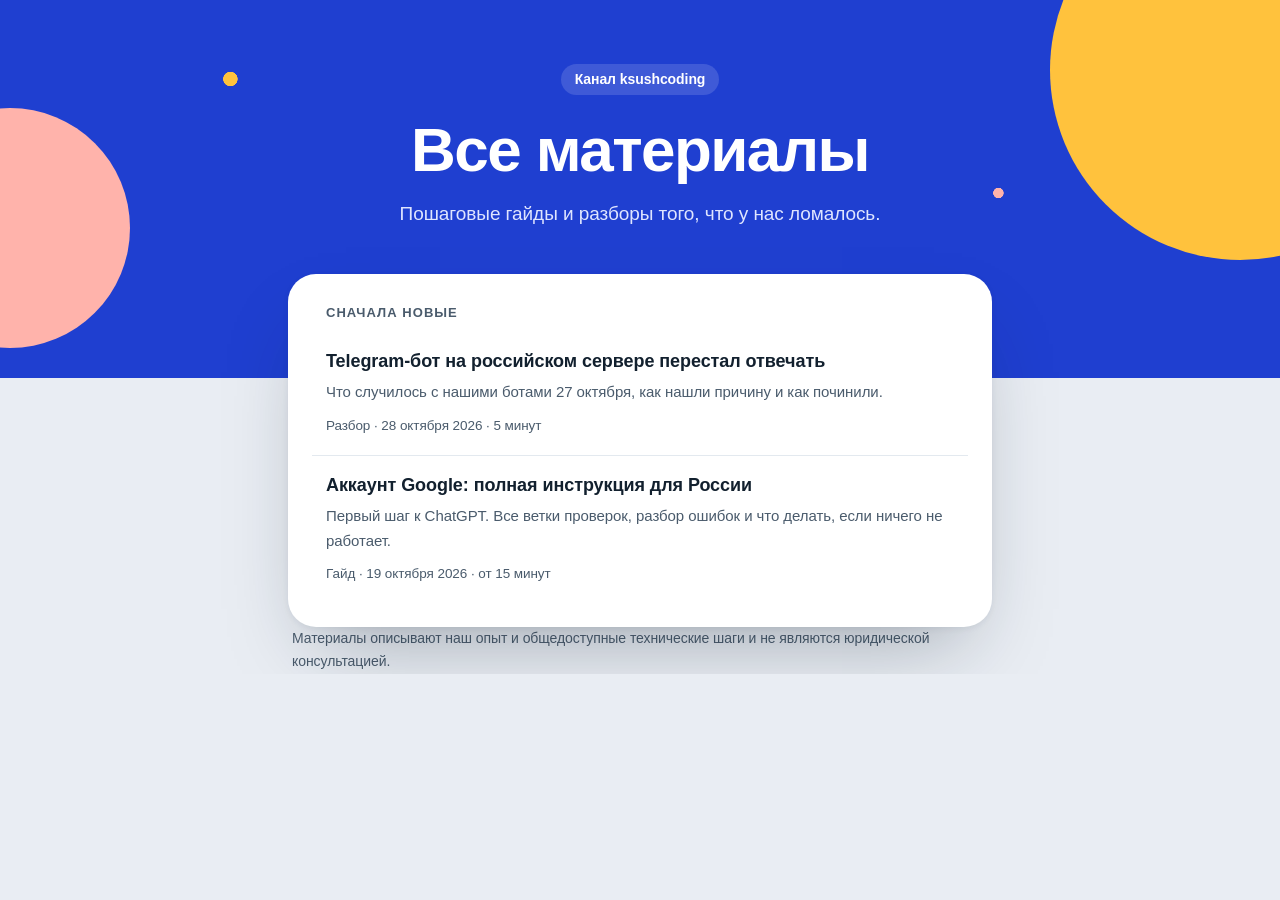
<file: index.html>
<!DOCTYPE html>
<html lang="ru">
<head>
<meta charset="utf-8">
<meta name="viewport" content="width=device-width, initial-scale=1">
<title>Все материалы</title>
<link rel="stylesheet" href="assets/style.css">
</head>
<body>

<header class="hero">
  <div class="hero-inner">
    <p class="kicker"><span>Канал ksushcoding</span></p>
    <h1>Все материалы</h1>
    <p class="lede">Пошаговые гайды и разборы того, что у нас ломалось.</p>
  </div>
</header>

<div class="route-wrap">
  <div class="route-card">
    <p class="route-label">Сначала новые</p>
    <ul class="index-list">
      <li>
        <a href="telegram-bot/">Telegram-бот на российском сервере перестал отвечать</a>
        <p>Что случилось с нашими ботами 27 октября, как нашли причину и как починили.</p>
        <em>Разбор · 28 октября 2026 · 5 минут</em>
      </li>
      <li>
        <a href="google/">Аккаунт Google: полная инструкция для России</a>
        <p>Первый шаг к ChatGPT. Все ветки проверок, разбор ошибок и что делать, если ничего не работает.</p>
        <em>Гайд · 19 октября 2026 · от 15 минут</em>
      </li>
      <!-- Гайд 2 (ChatGPT) и гайд 3 (установка приложений) — в работе.
           Старая общая страница лежит в chatgpt/ и будет переписана в гайд 2;
           в оглавлении её пока нет, потому что часть советов в ней устарела. -->
    </ul>
  </div>
</div>

<footer class="wrap">
  <p>Материалы описывают наш опыт и общедоступные технические шаги и не являются юридической консультацией.</p>
</footer>

<script src="assets/tg.js"></script>
</body>
</html>
</file>
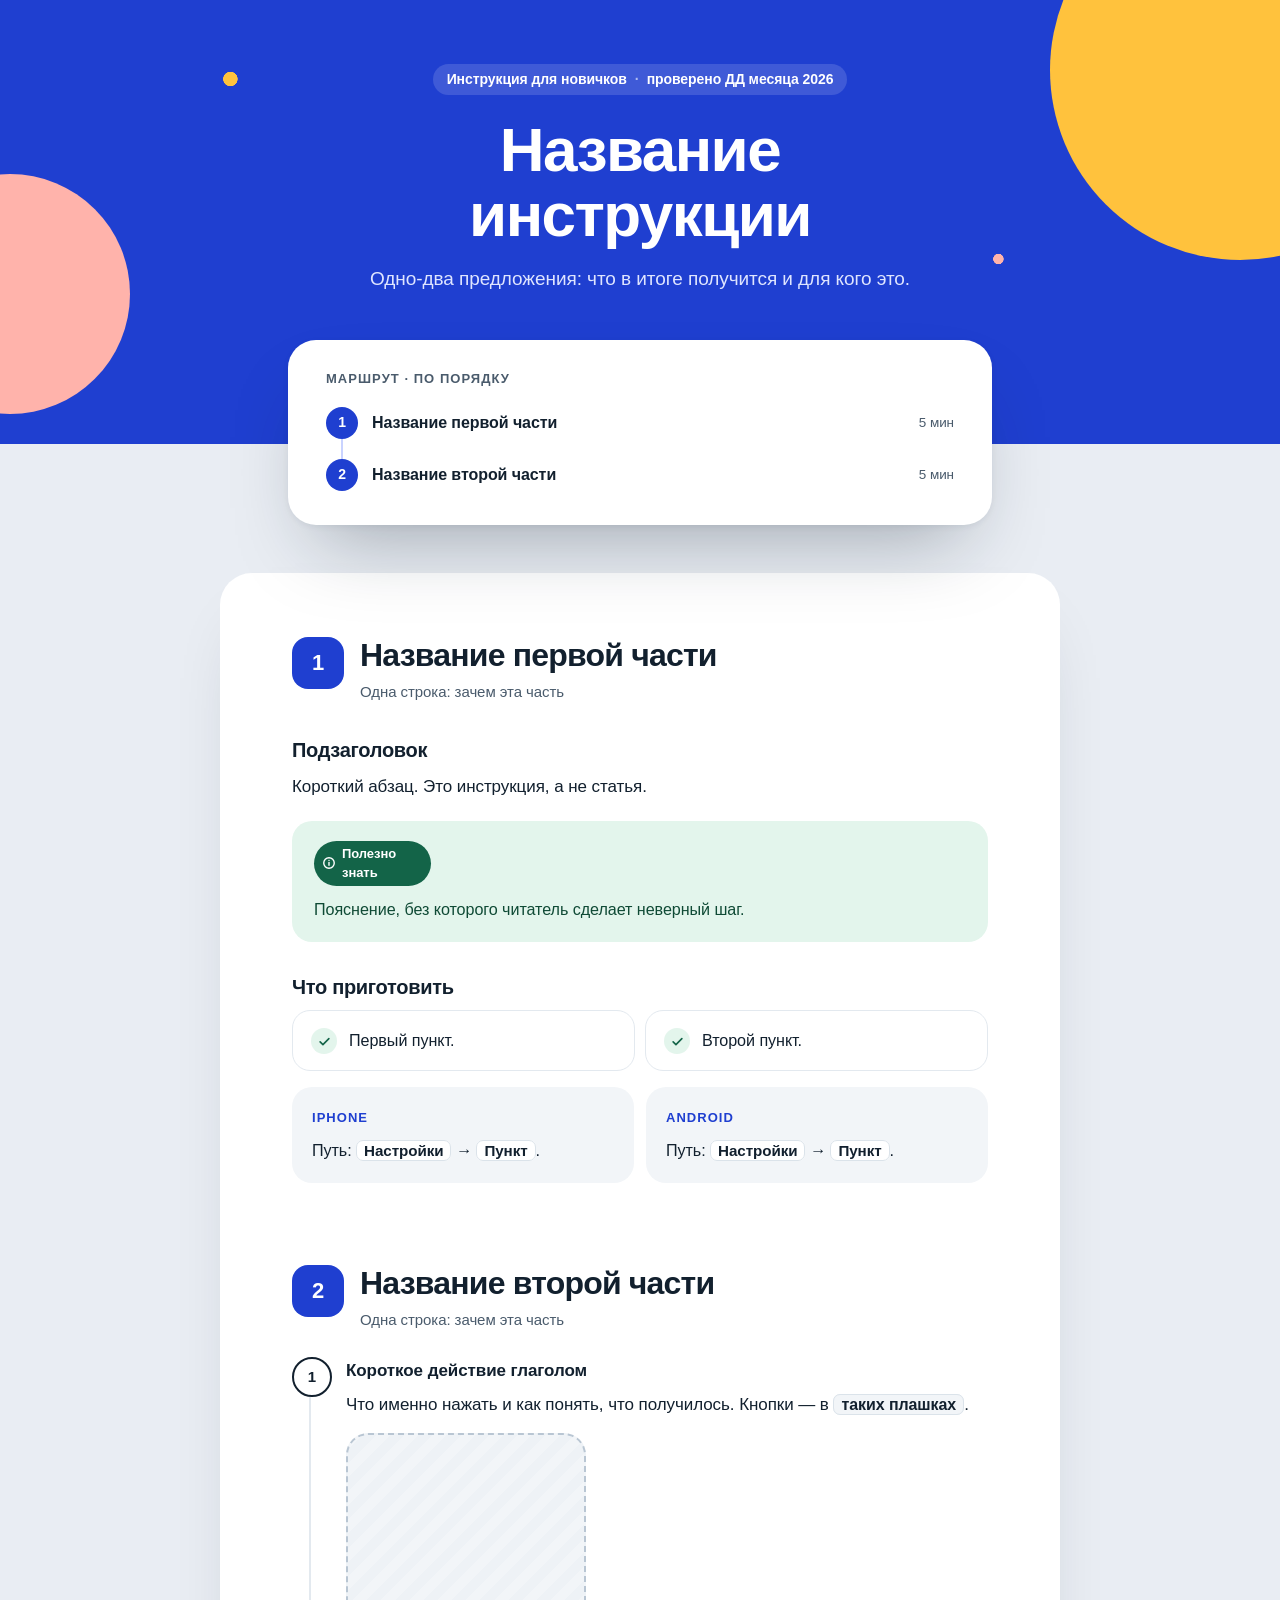
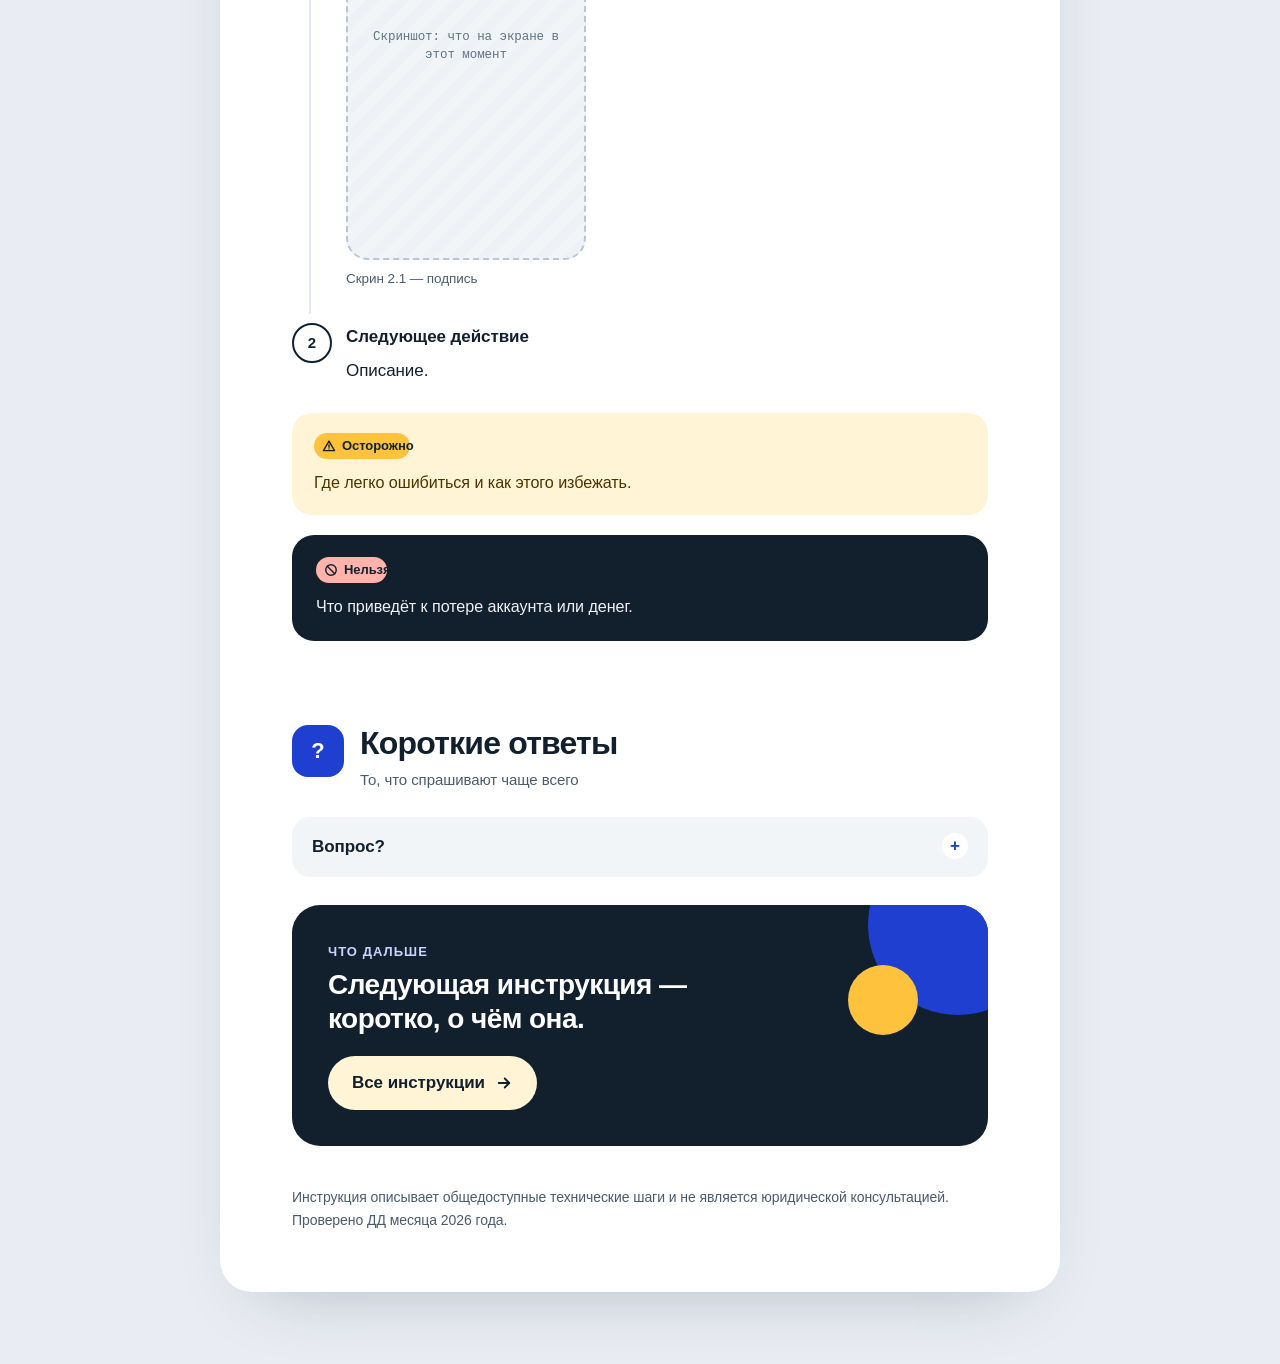
<file: _template/index.html>
<!DOCTYPE html>
<!--
  ============================================================
  ИНСТРУКЦИЯ: КАК ВСТАВИТЬ СВОИ СКРИНШОТЫ
  ------------------------------------------------------------
  Каждое место под картинку выглядит в коде так:

      <figure class="shot">
        <div class="shot-slot shot-phone">Описание кадра</div>
        <figcaption>Скрин 1.1 — подпись</figcaption>
      </figure>

  Чтобы поставить свой скриншот, замените строку с shot-slot на картинку:

      <img class="shot-img shot-phone" src="img/1-1.png" alt="Подпись">

  Файлы кладите в папку img/ рядом с этим HTML, называйте по номеру шага.
  Классы кадра: shot-phone (вертикальный) / shot-wide (горизонтальный).
  ============================================================
-->
<html lang="ru">
<head>
<meta charset="utf-8">
<meta name="viewport" content="width=device-width, initial-scale=1">
<title>Название инструкции</title>
<link rel="stylesheet" href="../assets/style.css">
</head>
<body>

<header class="hero">
  <div class="hero-inner">
    <p class="kicker"><span>Инструкция для новичков</span><span class="sep">·</span><span>проверено ДД месяца 2026</span></p>
    <h1>Название инструкции</h1>
    <p class="lede">Одно-два предложения: что в итоге получится и для кого это.</p>
  </div>
</header>

<div class="route-wrap" id="route">
  <div class="route-card">
    <p class="route-label">Маршрут · по порядку</p>
    <ol class="route">
      <li><a href="#p1"><b>1</b><span>Название первой части</span><em>5 мин</em></a></li>
      <li><a href="#p2"><b>2</b><span>Название второй части</span><em>5 мин</em></a></li>
    </ol>
  </div>
</div>

<nav class="chips" aria-label="Разделы">
  <div class="chips-scroll">
    <button type="button" class="mode-toggle" id="stepsToggle" aria-pressed="false">По шагам</button>
    <a class="chip" href="#p1">Часть 1</a>
    <a class="chip" href="#p2">Часть 2</a>
    <a class="chip" href="#faq">Вопросы</a>
  </div>
</nav>

<main>

<!--
  БЛОКИ, КОТОРЫЕ ЕСТЬ В СТИЛЯХ. Цвет = роль, не украшение:
    .note.info   — зелёный, «полезно знать»
    .note.warn   — жёлтый, «осторожно, можно ошибиться»
    .note.danger — тёмный, «нельзя, ошибка стоит аккаунта»
    .cards > .card.soft | .card.line | .card.bad  — карточки рядом (сравнение, варианты)
    ul.check     — чек-лист «что приготовить»
    ul.plain     — обычный список с точками
    ol.steps     — шаги-действия (работают с переключателем «по шагам»)
    .branch-chips + h3.branch — развилка с вариантами А, Б, В…
    .errors > .err — разбор сообщений об ошибках
    table.compare — сравнение «было — стало»: thead с колонками, в строках th scope="row"
    .faq > details — короткие ответы
    .next        — тёмный блок «что дальше» в конце
-->

<section class="part" id="p1">
  <div class="part-head">
    <div class="part-num">1</div>
    <div><h2>Название первой части</h2><p class="part-meta">Одна строка: зачем эта часть</p></div>
  </div>

  <h3>Подзаголовок</h3>
  <p>Короткий абзац. Это инструкция, а не статья.</p>

  <div class="note info">
    <span class="lbl">Полезно знать</span>
    <p>Пояснение, без которого читатель сделает неверный шаг.</p>
  </div>

  <h3>Что приготовить</h3>
  <ul class="check">
    <li>Первый пункт.</li>
    <li>Второй пункт.</li>
  </ul>

  <div class="cards">
    <div class="card soft"><p class="card-kicker">iPhone</p><p>Путь: <span class="ui">Настройки</span> → <span class="ui">Пункт</span>.</p></div>
    <div class="card soft"><p class="card-kicker">Android</p><p>Путь: <span class="ui">Настройки</span> → <span class="ui">Пункт</span>.</p></div>
  </div>
</section>

<section class="part" id="p2">
  <div class="part-head">
    <div class="part-num">2</div>
    <div><h2>Название второй части</h2><p class="part-meta">Одна строка: зачем эта часть</p></div>
  </div>

  <ol class="steps">
    <li><span class="t">Короткое действие глаголом</span>
      <p>Что именно нажать и как понять, что получилось. Кнопки — в <span class="ui">таких плашках</span>.</p>
      <figure class="shot">
        <div class="shot-slot shot-phone">Скриншот: что на экране в этот момент</div>
        <figcaption>Скрин 2.1 — подпись</figcaption>
      </figure></li>
    <li><span class="t">Следующее действие</span>
      <p>Описание.</p></li>
  </ol>

  <div class="note warn">
    <span class="lbl">Осторожно</span>
    <p>Где легко ошибиться и как этого избежать.</p>
  </div>

  <div class="note danger">
    <span class="lbl">Нельзя</span>
    <p>Что приведёт к потере аккаунта или денег.</p>
  </div>
</section>

<section class="part" id="faq">
  <div class="part-head">
    <div class="part-num">?</div>
    <div><h2>Короткие ответы</h2><p class="part-meta">То, что спрашивают чаще всего</p></div>
  </div>

  <div class="faq">
    <details><summary><span>Вопрос?</span></summary>
      <p>Ответ в одно-два предложения.</p></details>
  </div>

  <div class="next">
    <p class="next-kicker">Что дальше</p>
    <p class="next-title">Следующая инструкция — коротко, о чём она.</p>
    <a class="next-btn" href="../">Все инструкции</a>
  </div>
</section>

<footer>
  <p>Инструкция описывает общедоступные технические шаги и не является юридической консультацией. Проверено ДД месяца 2026 года.</p>
</footer>

</main>

<script>
  // 1. Переключатель «по шагам»: показывает шаги ol.steps по одному, с счётчиком.
  //    Без скрипта страница остаётся обычным списком.
  (function () {
    var toggle = document.getElementById('stepsToggle');
    var lists = Array.prototype.slice.call(document.querySelectorAll('ol.steps'));
    if (!toggle || !lists.length) return;

    var groups = lists.map(function (list) {
      var items = Array.prototype.slice.call(list.children).filter(function (el) {
        return el.tagName === 'LI';
      });
      var nav = document.createElement('div');
      nav.className = 'steps-nav';
      nav.hidden = true;
      nav.innerHTML =
        '<button type="button" class="steps-prev">Назад</button>' +
        '<span class="steps-count"></span>' +
        '<button type="button" class="steps-next">Вперёд</button>';
      list.insertAdjacentElement('afterend', nav);

      var group = {
        list: list, items: items, nav: nav, index: 0,
        prevBtn: nav.querySelector('.steps-prev'),
        nextBtn: nav.querySelector('.steps-next'),
        count: nav.querySelector('.steps-count')
      };
      group.prevBtn.addEventListener('click', function () { move(group, -1); });
      group.nextBtn.addEventListener('click', function () { move(group, 1); });
      return group;
    });

    function render(group) {
      var stepMode = document.body.classList.contains('steps-mode');
      group.count.textContent = 'Шаг ' + (group.index + 1) + ' из ' + group.items.length;
      group.prevBtn.disabled = group.index === 0;
      group.nextBtn.disabled = group.index === group.items.length - 1;
      group.items.forEach(function (li, i) { li.hidden = stepMode && i !== group.index; });
      // скрытые шаги не считаются счётчиком CSS, поэтому номер видимого задаём явно
      group.list.style.counterReset = stepMode ? 'st ' + group.index : '';
    }

    function move(group, delta) {
      group.index = Math.min(Math.max(group.index + delta, 0), group.items.length - 1);
      render(group);
    }

    toggle.addEventListener('click', function () {
      var on = document.body.classList.toggle('steps-mode');
      toggle.setAttribute('aria-pressed', String(on));
      toggle.textContent = on ? 'Списком' : 'По шагам';
      groups.forEach(function (group) { group.nav.hidden = !on; render(group); });
    });
  })();

  // 2. Панель разделов выезжает сверху, когда карточка маршрута ушла за экран.
  //    Без скрипта панель просто прилипает к верху (position: sticky).
  (function () {
    var nav = document.querySelector('nav.chips');
    var route = document.getElementById('route');
    if (!nav || !route || !('IntersectionObserver' in window)) return;
    document.documentElement.classList.add('nav-auto');
    new IntersectionObserver(function (entries) {
      var e = entries[0];
      nav.classList.toggle('nav-on', !e.isIntersecting && e.boundingClientRect.top < 0);
    }).observe(route);
  })();
</script>
<script src="../assets/tg.js"></script>
</body>
</html>
</file>
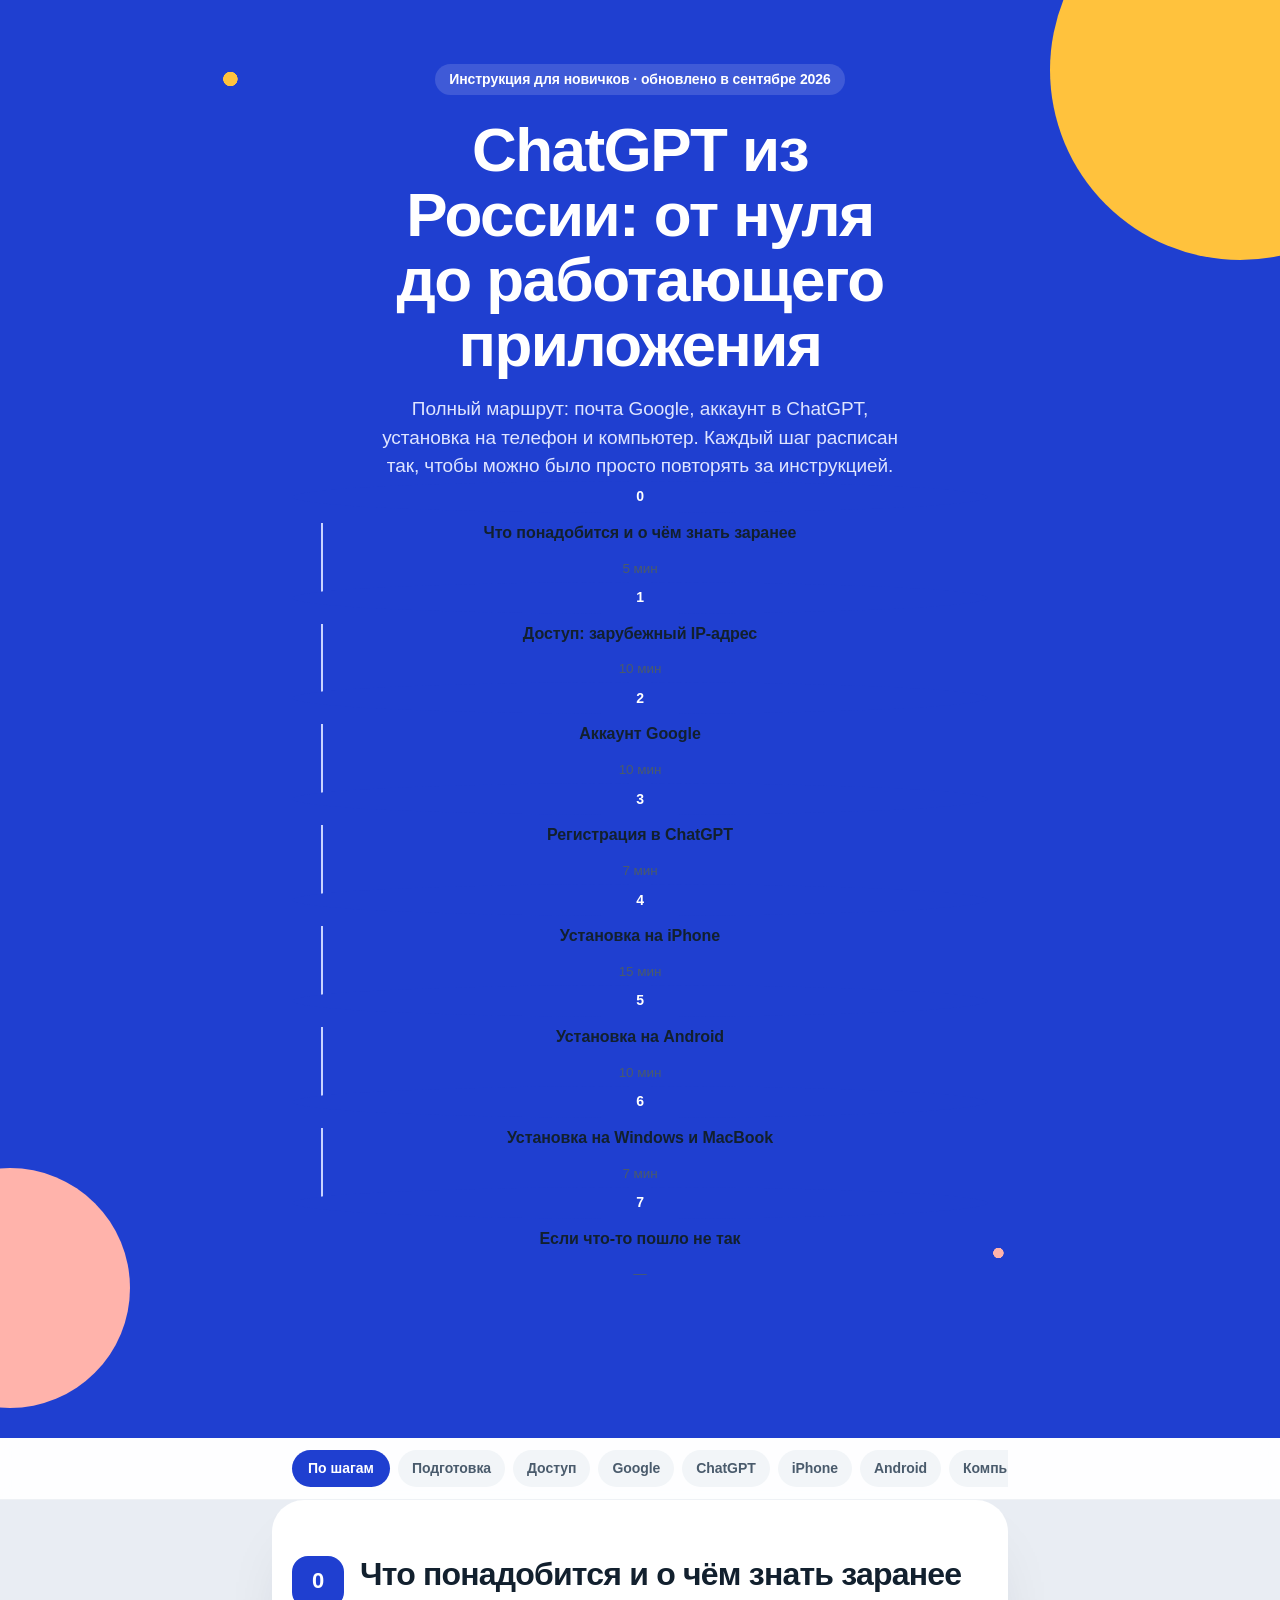
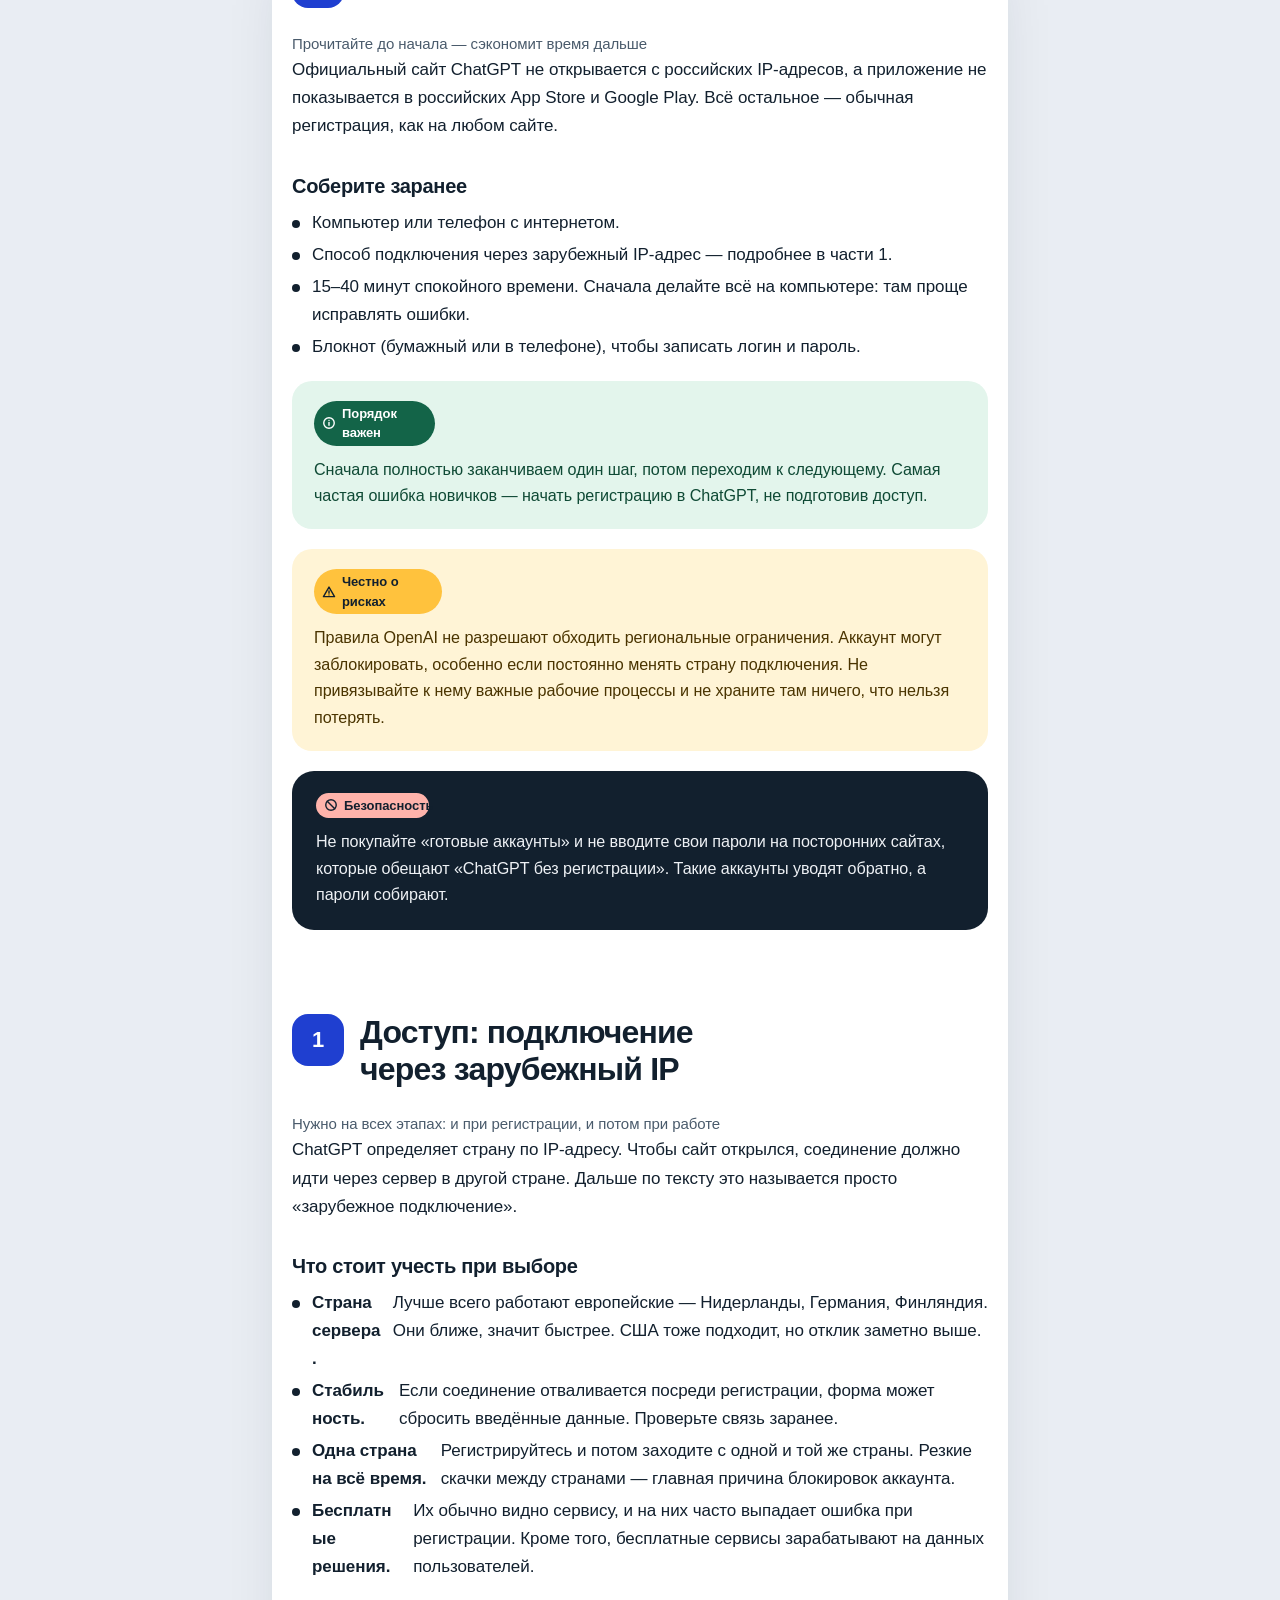
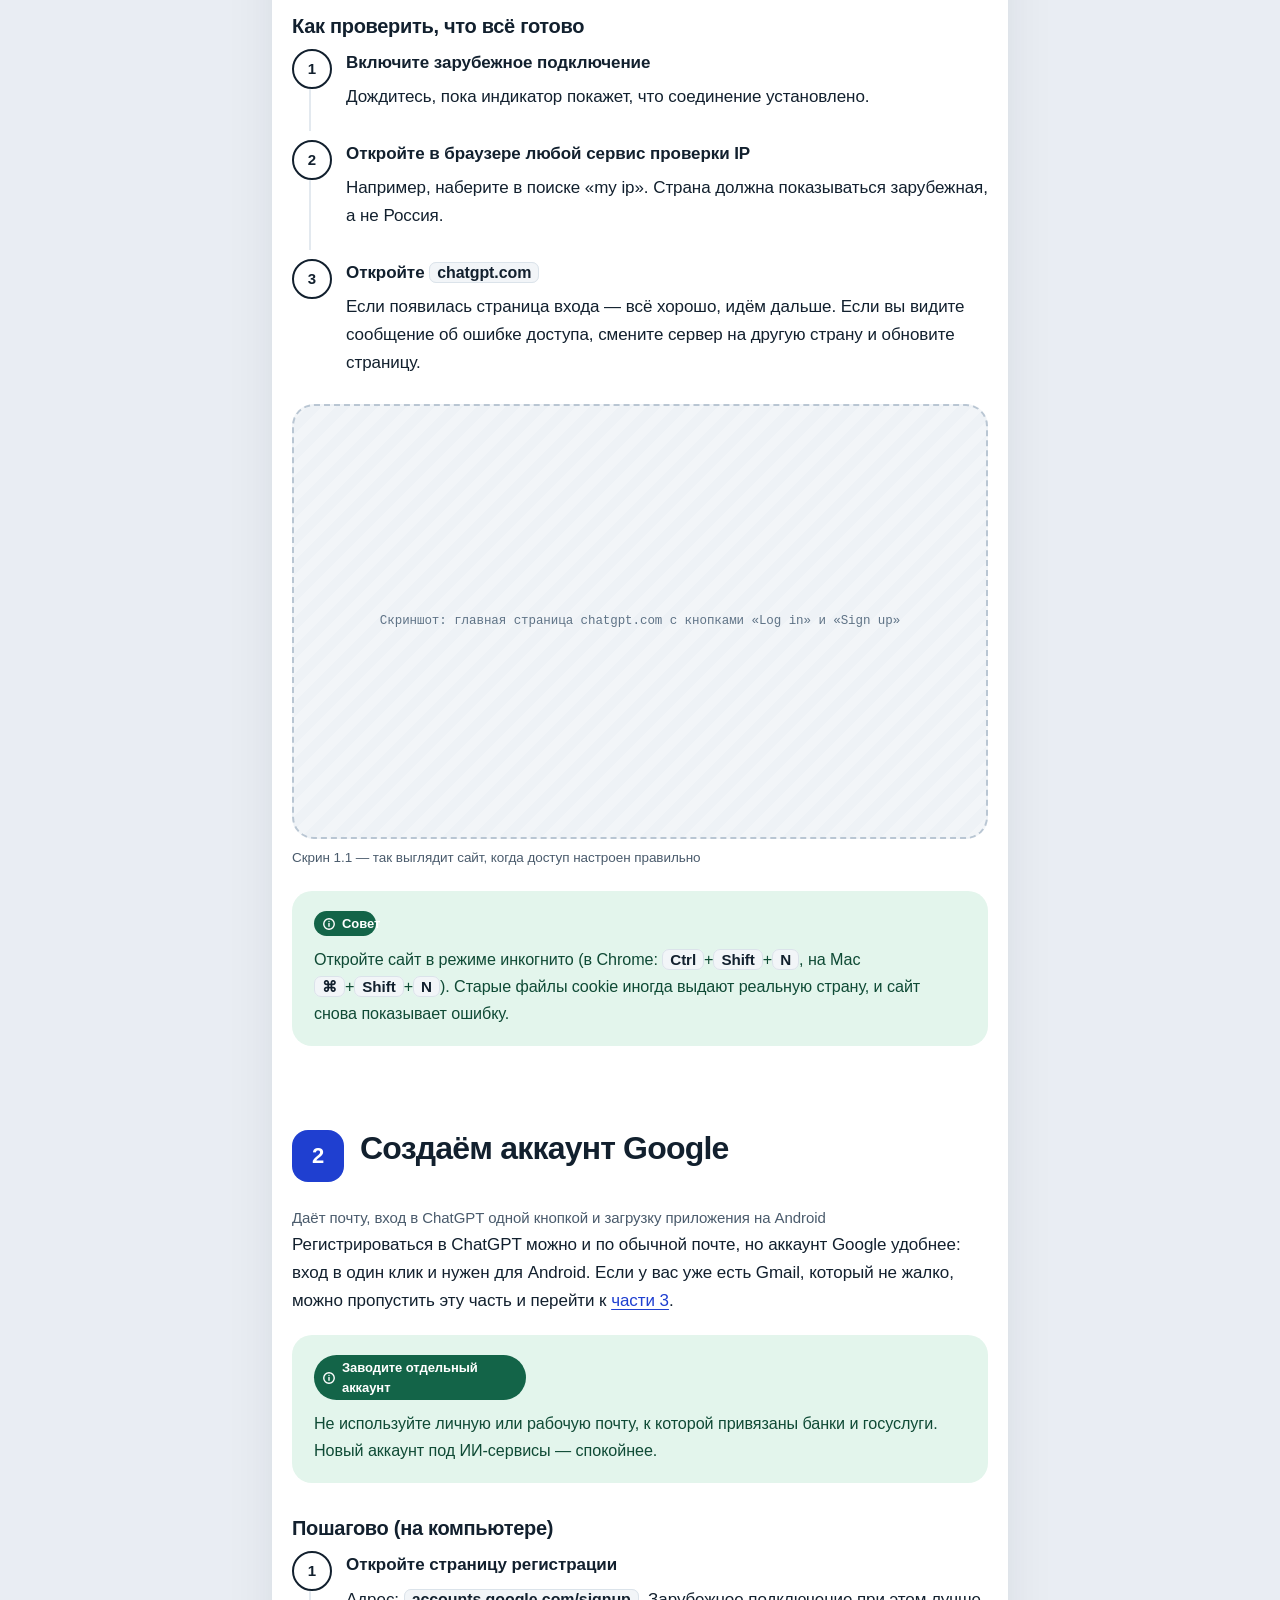
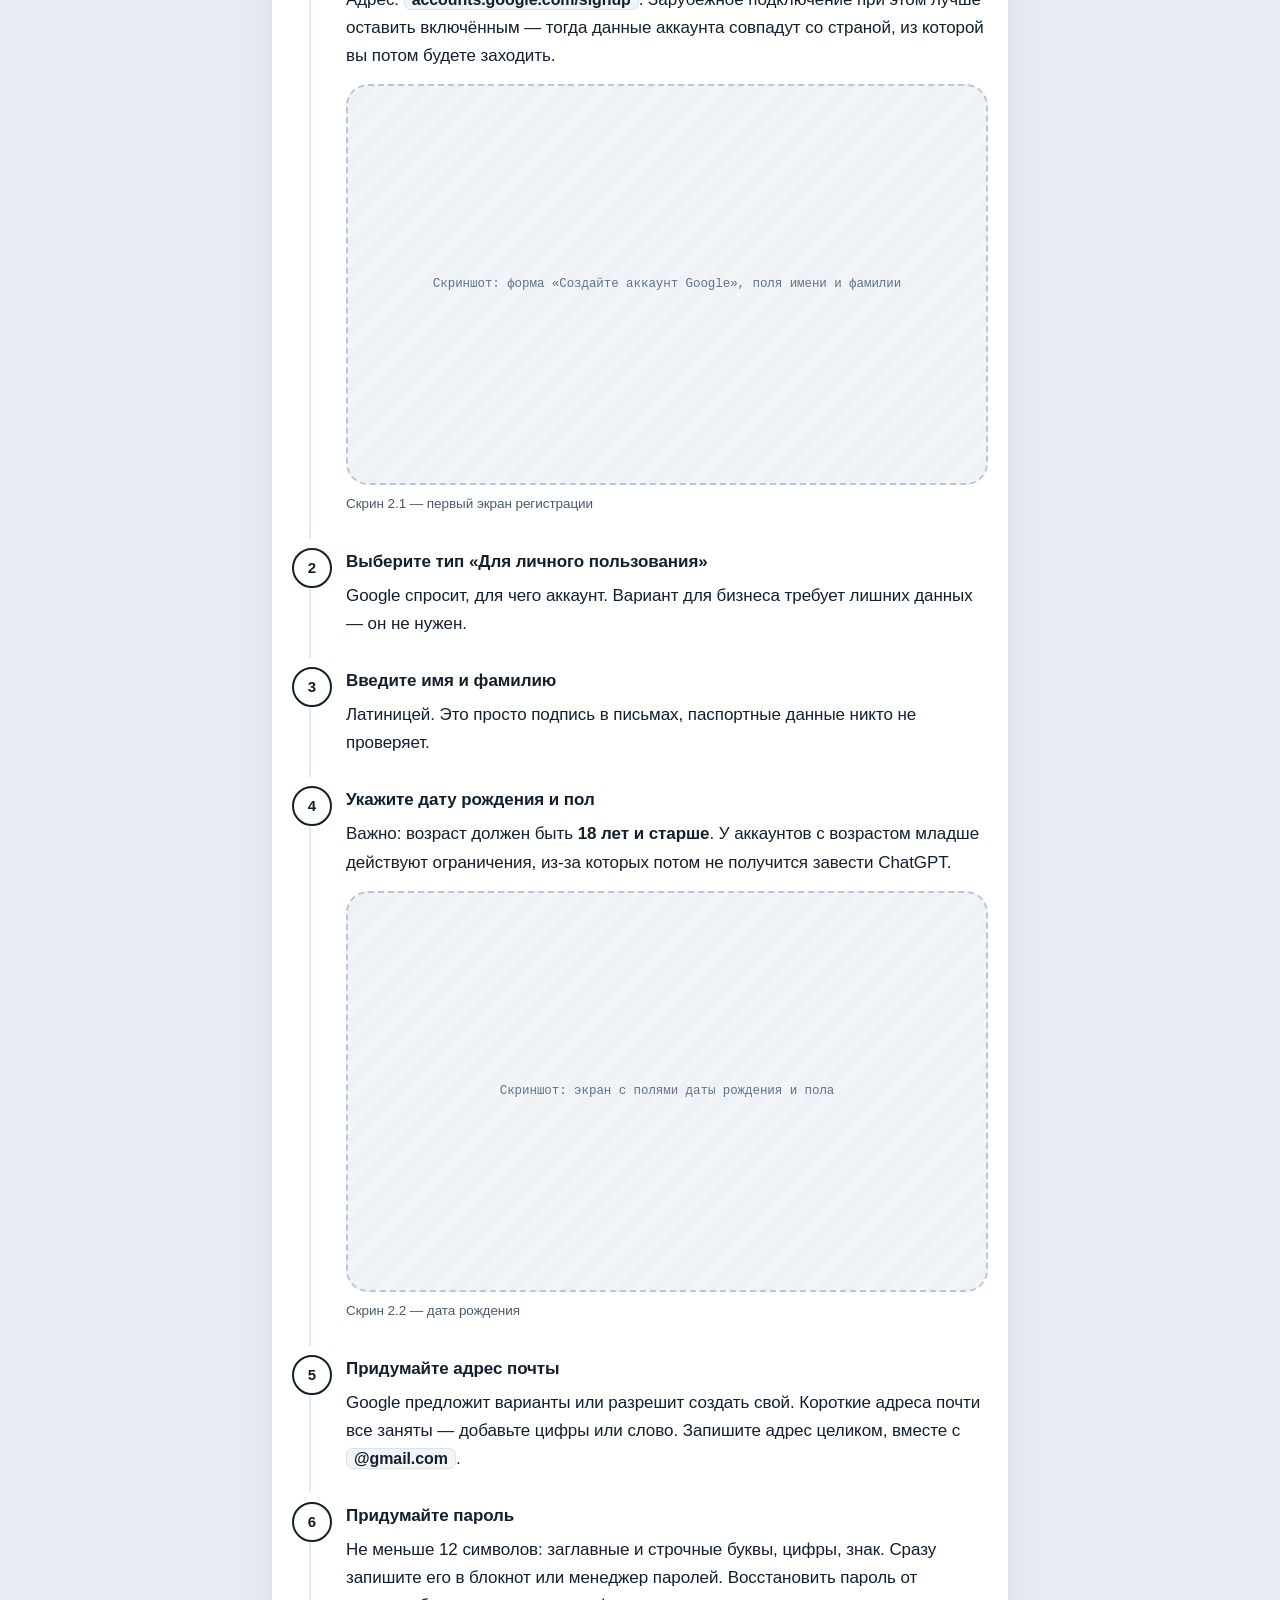
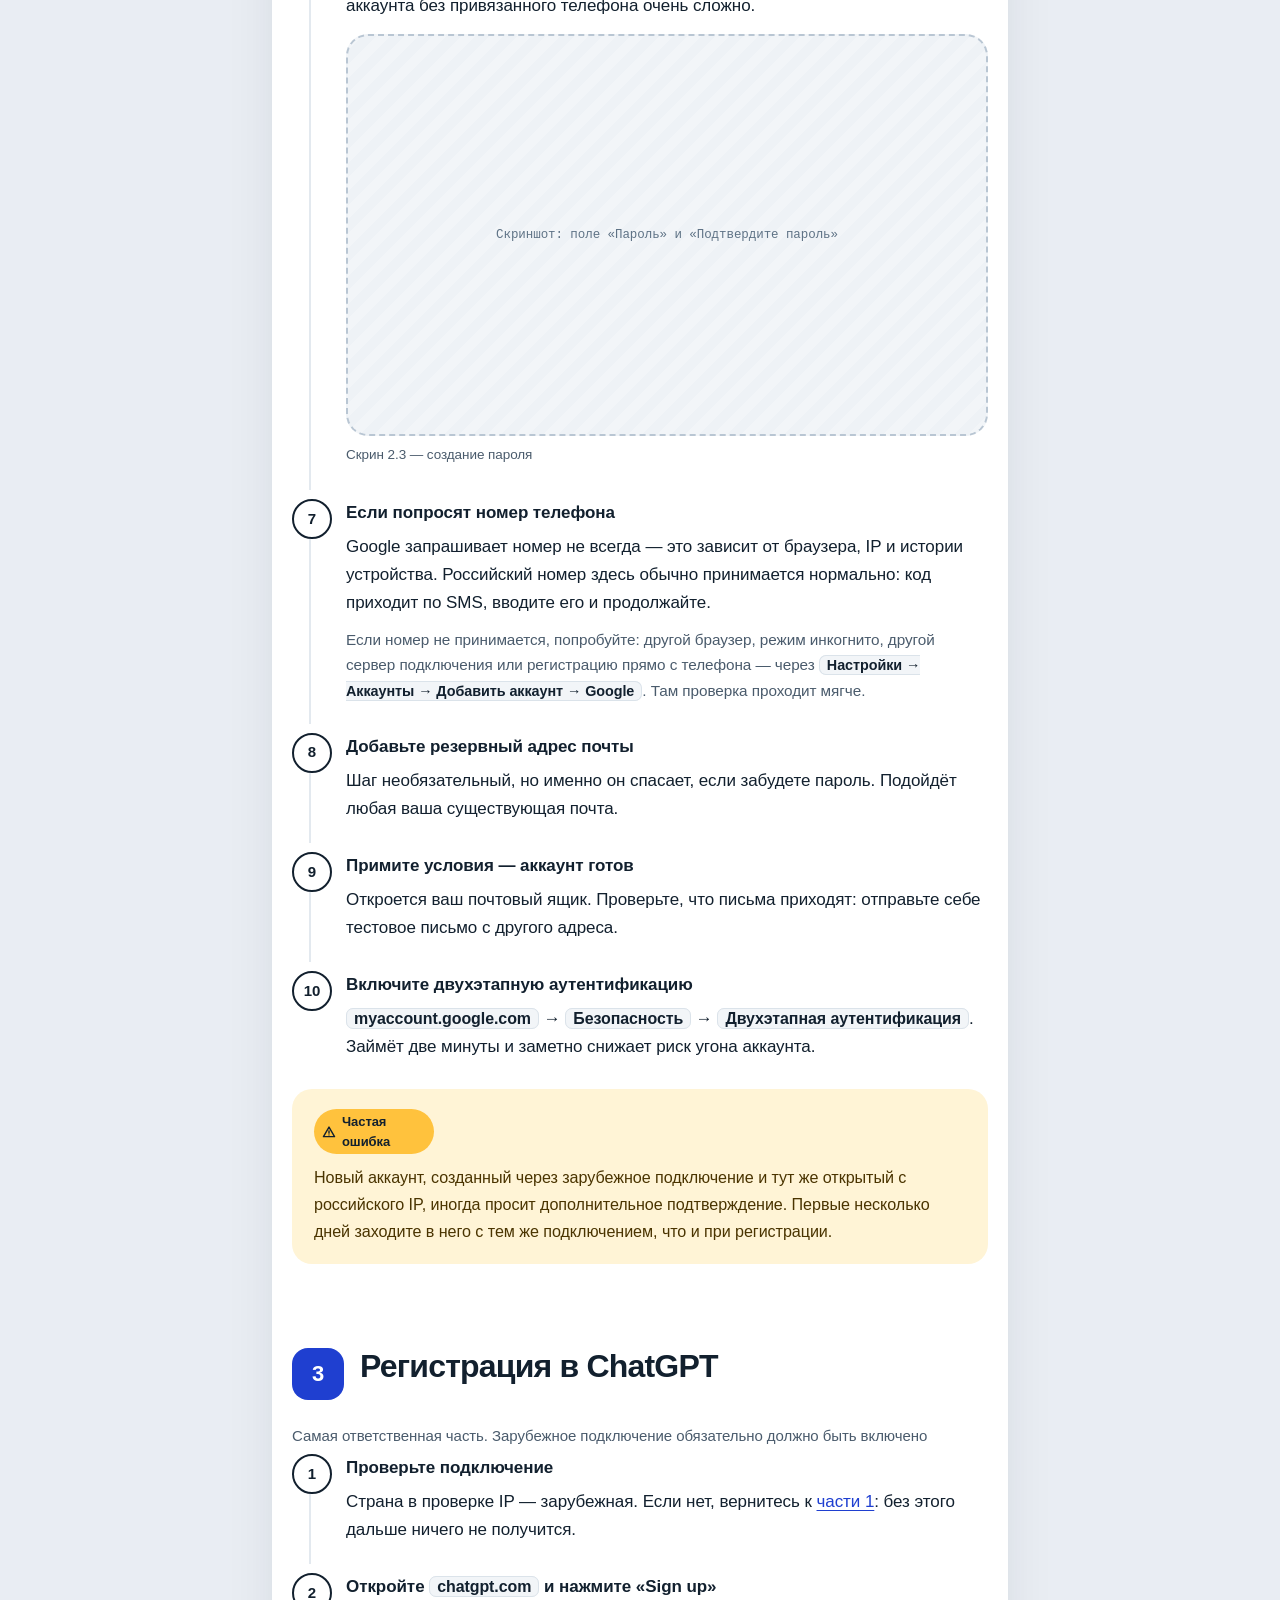
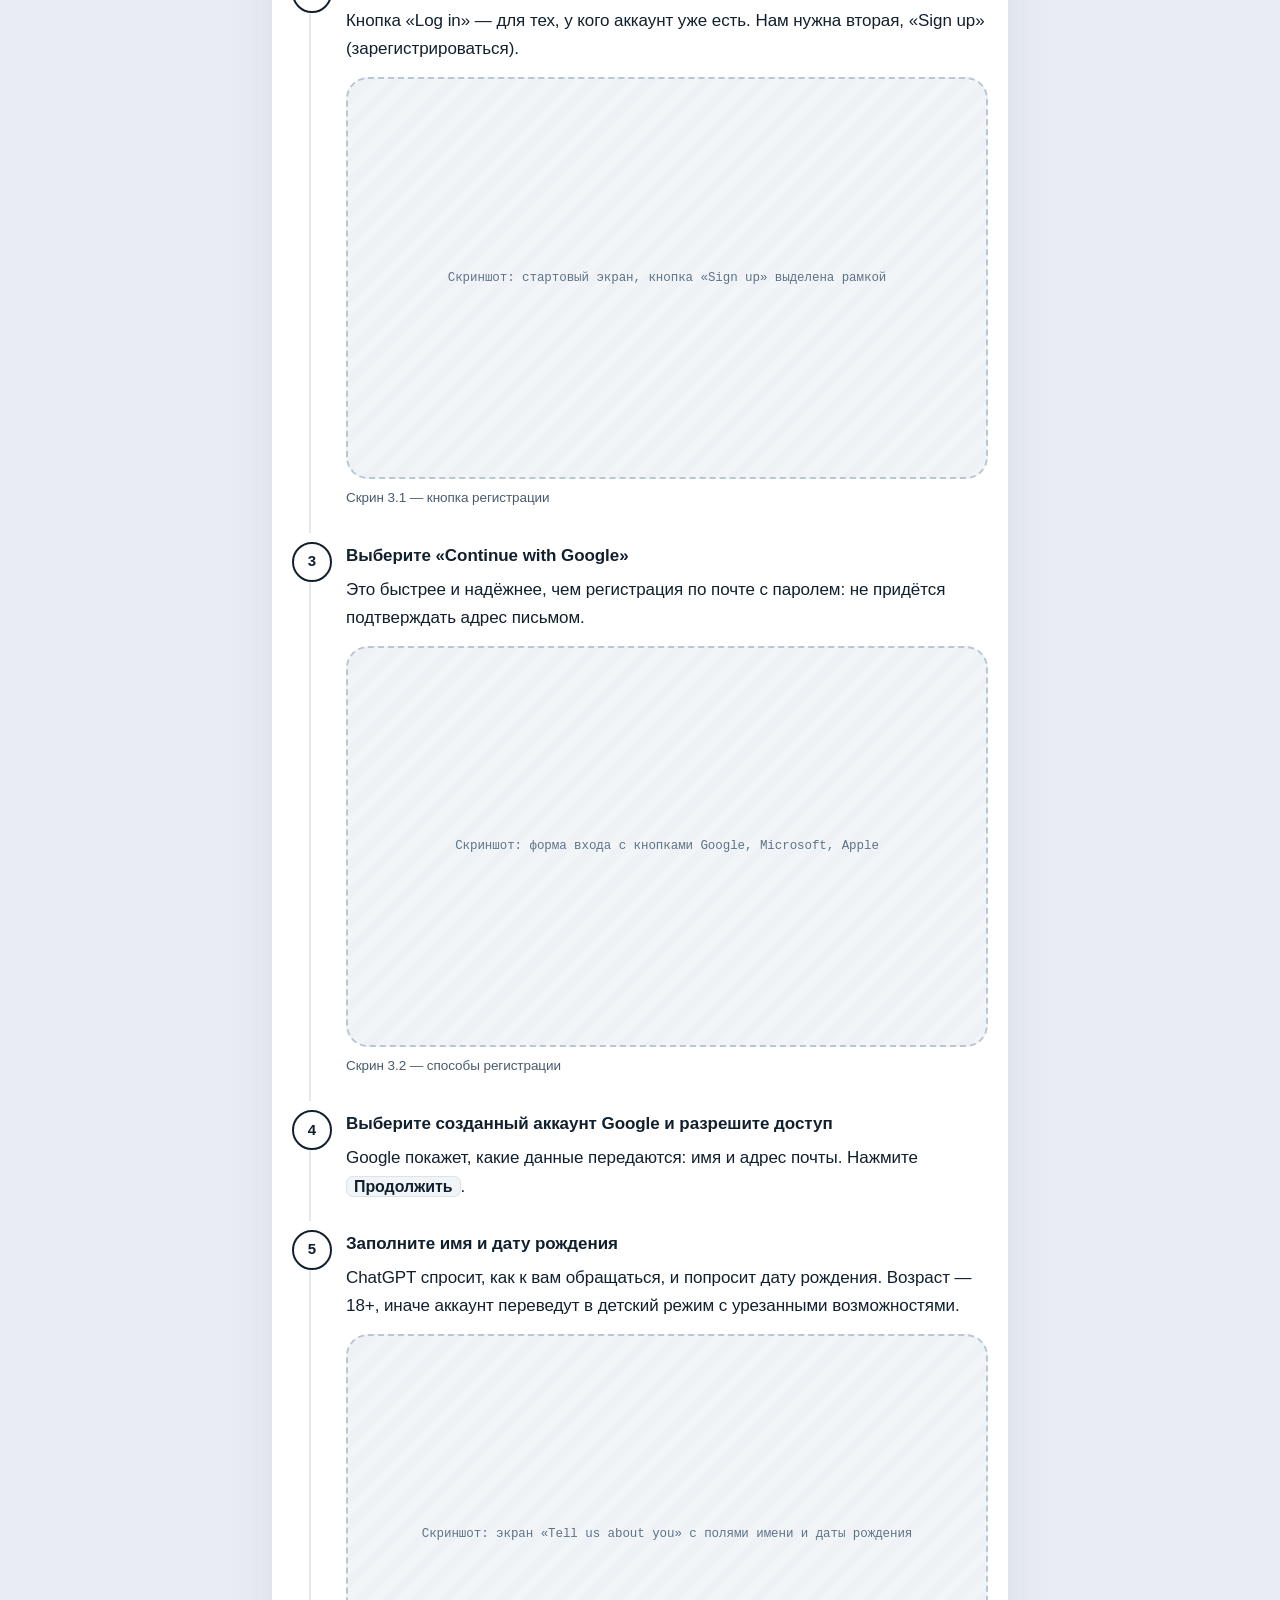
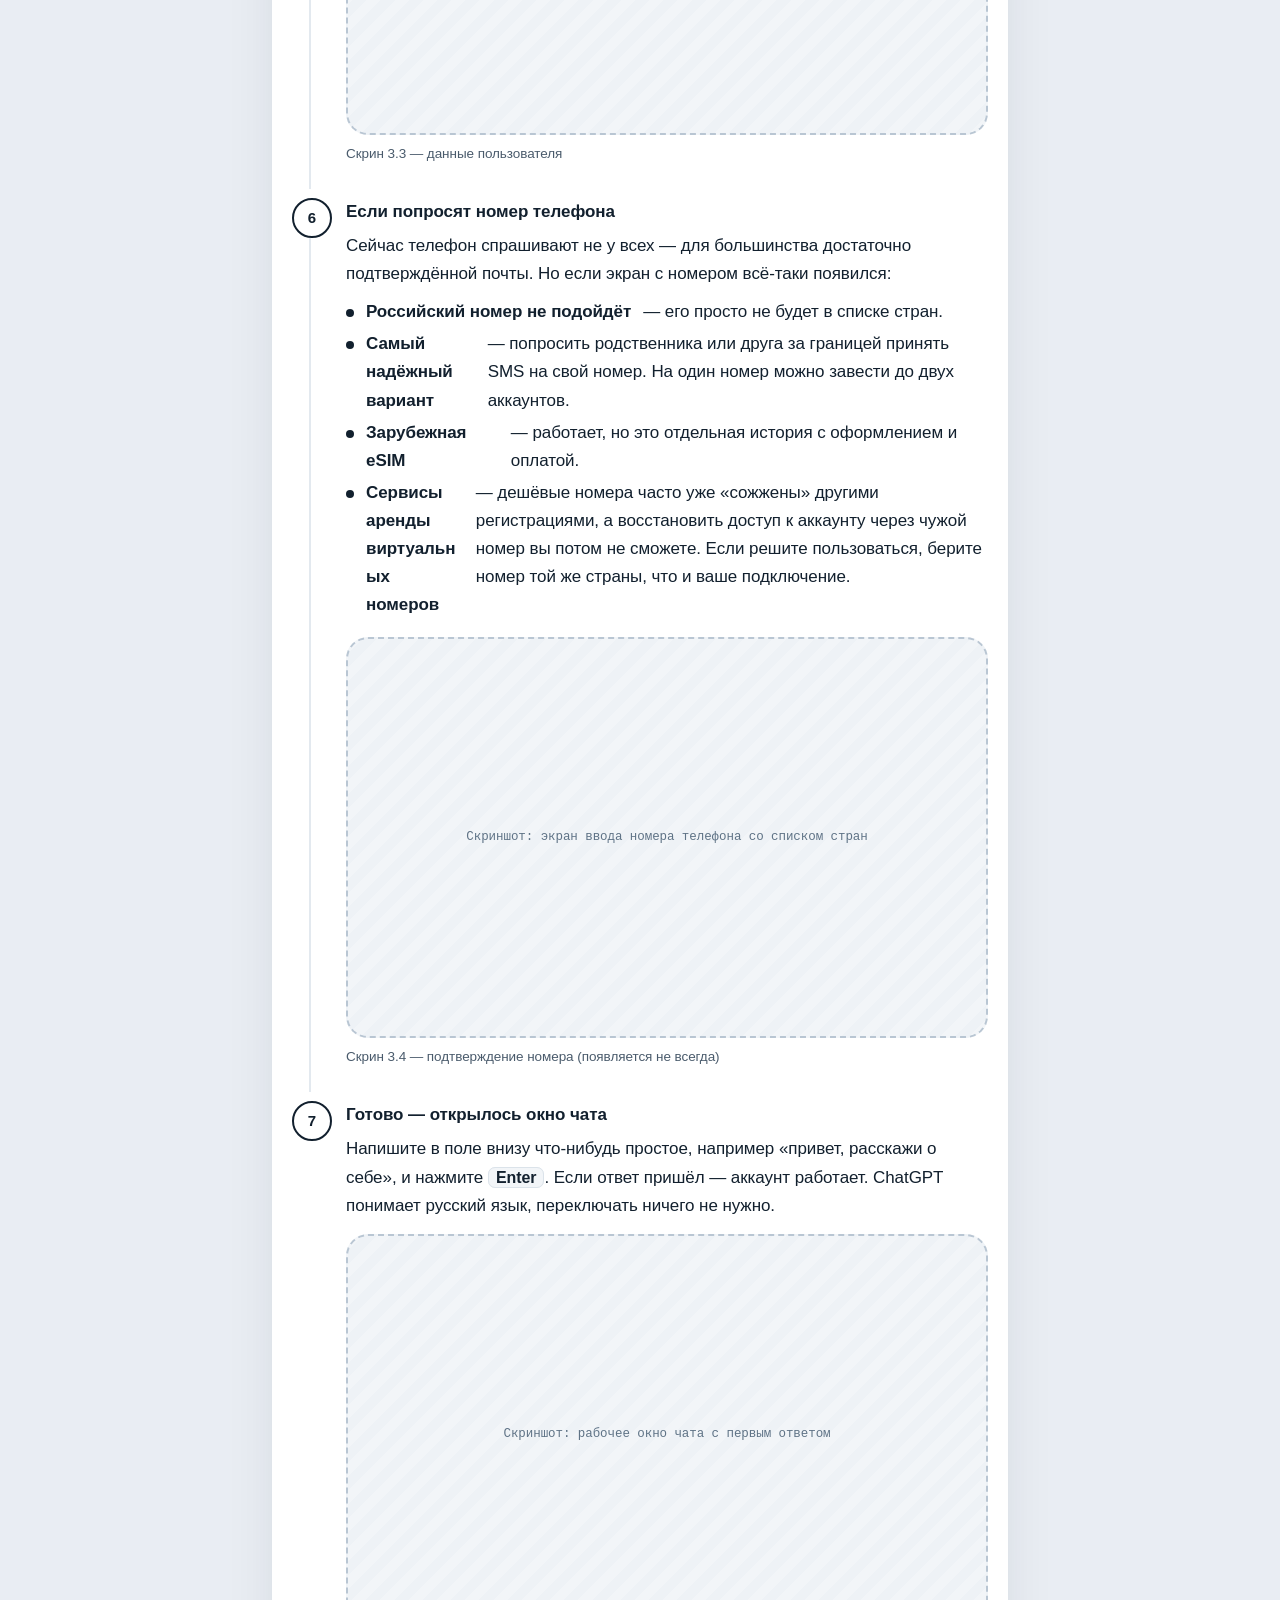
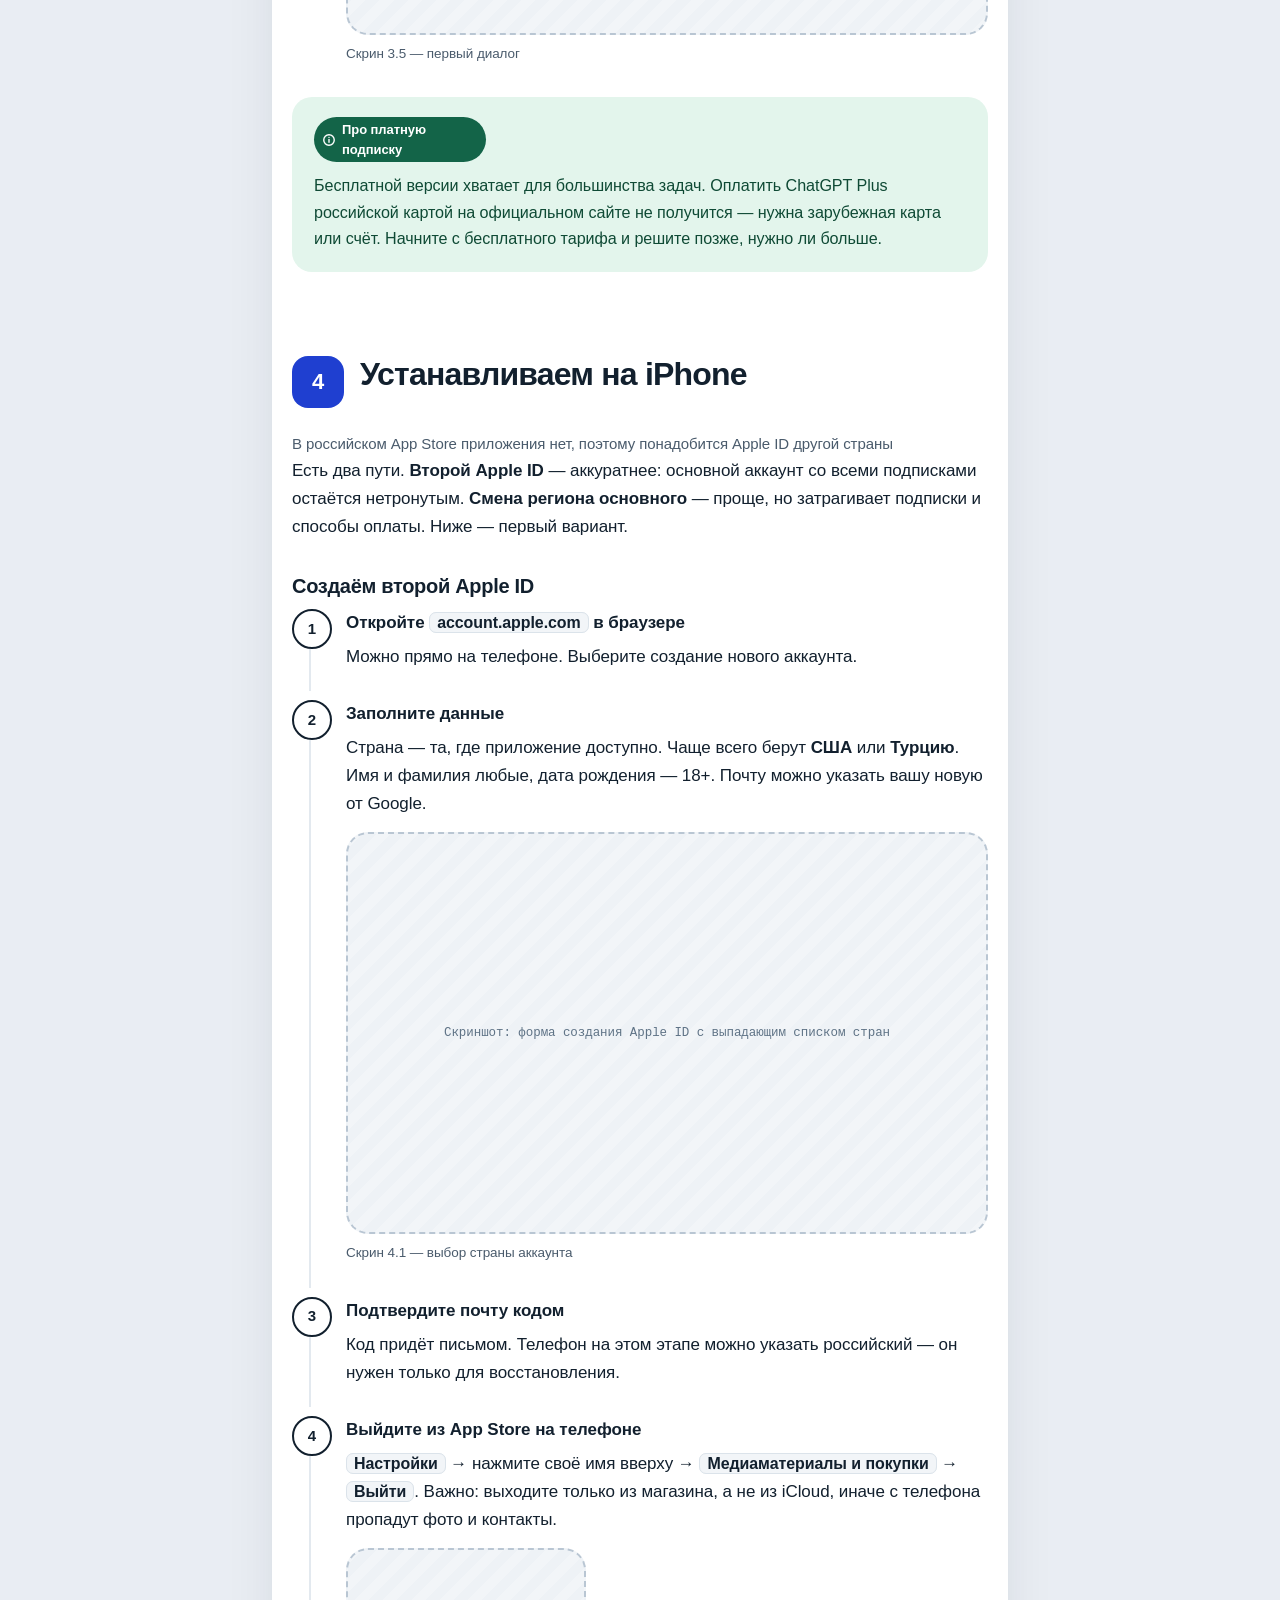
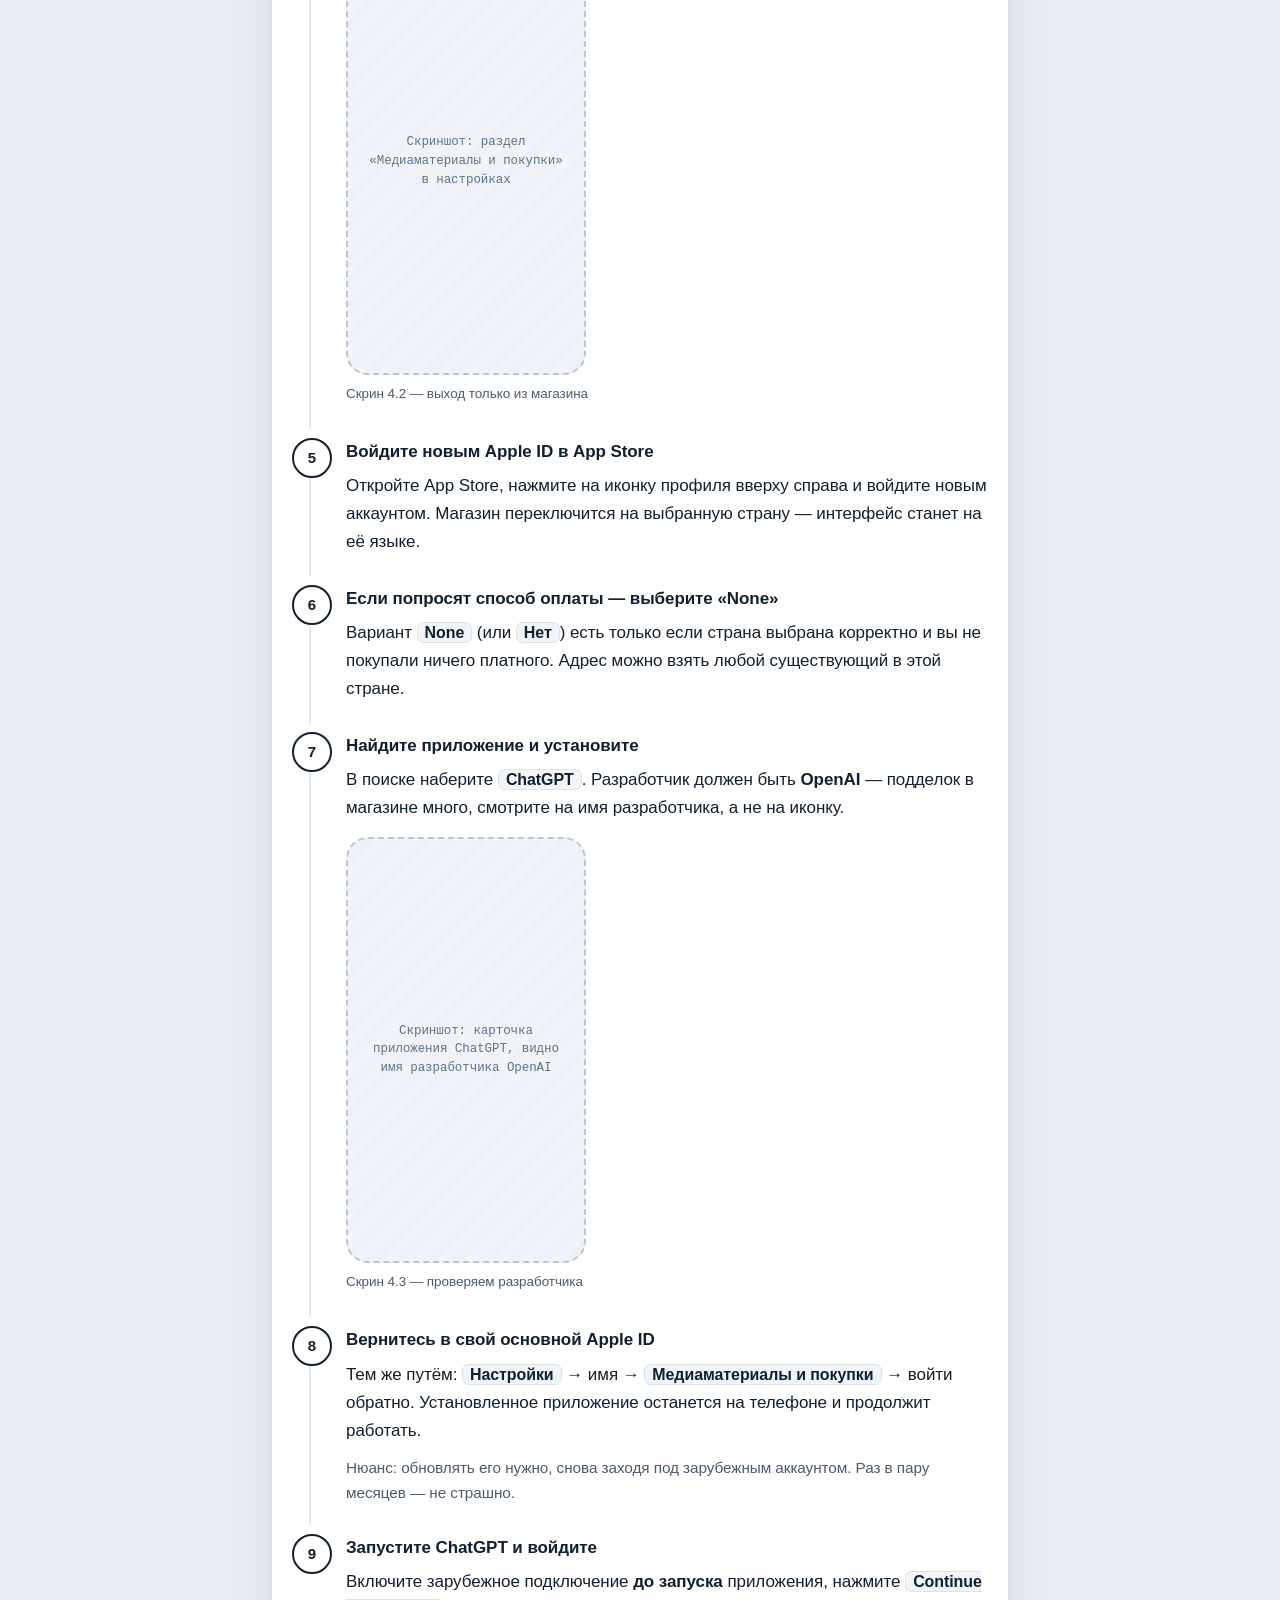
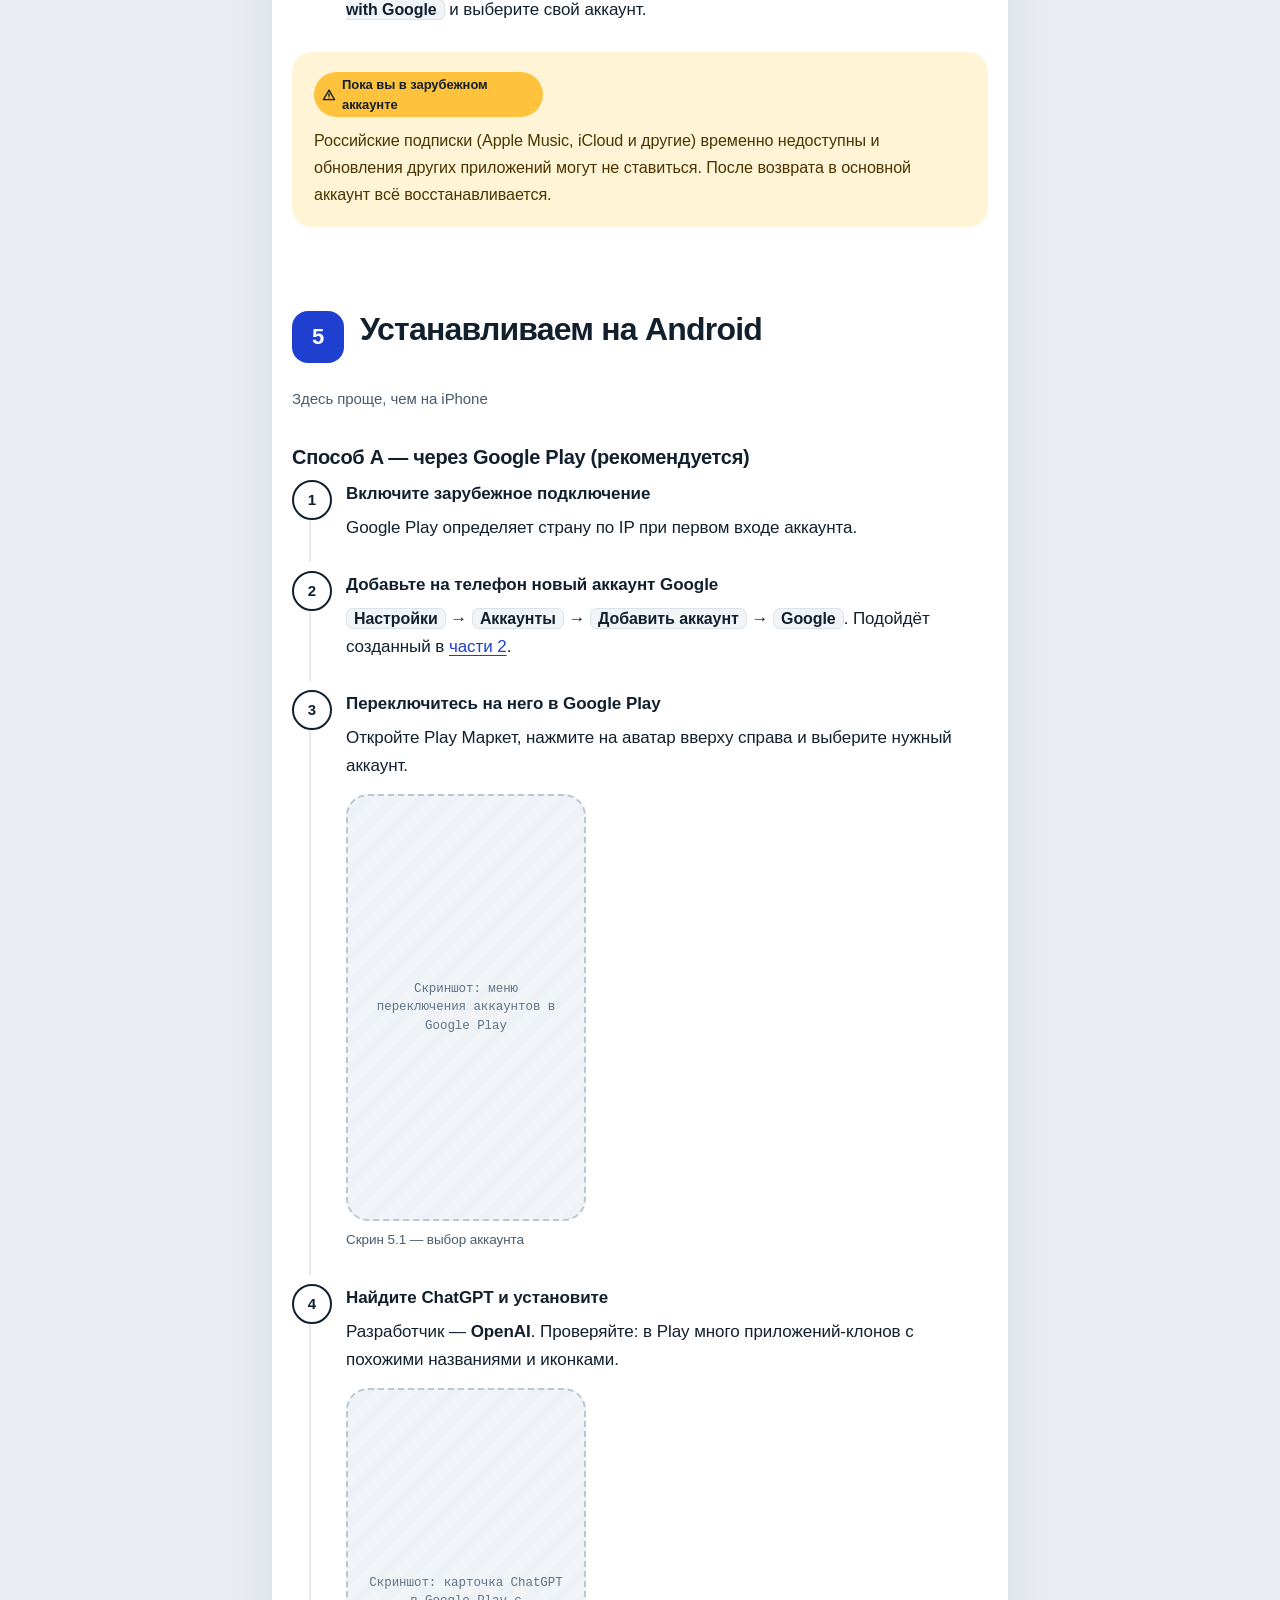
<file: chatgpt/index.html>
<!DOCTYPE html>
<!--
  ============================================================
  ИНСТРУКЦИЯ: КАК ВСТАВИТЬ СВОИ СКРИНШОТЫ
  ------------------------------------------------------------
  Каждое место под картинку выглядит в коде так:

      <figure class="shot">
        <div class="shot-slot shot-phone">Описание кадра</div>
        <figcaption>Скрин 2.3 — подпись</figcaption>
      </figure>

  Чтобы поставить свой скриншот, замените строку <div class="shot-slot ...">
  на картинку:

      <img class="shot-img shot-phone" src="img/2-3.png" alt="Подпись">

  Файлы кладите в папку img/ рядом с этим HTML, называйте по номеру шага.
  Классы кадра: shot-phone (вертикальный) / shot-wide (горизонтальный).
  ============================================================
-->
<html lang="ru">
<head>
<meta charset="utf-8">
<meta name="viewport" content="width=device-width, initial-scale=1">
<title>ChatGPT из России — пошаговая инструкция</title>
<link rel="stylesheet" href="../assets/style.css">
</head>
<body>

<header class="hero">
  <div class="wrap">
    <p class="kicker">Инструкция для новичков · обновлено в сентябре 2026</p>
    <h1>ChatGPT из России: от нуля до работающего приложения</h1>
    <p class="lede">Полный маршрут: почта Google, аккаунт в ChatGPT, установка на телефон и компьютер. Каждый шаг расписан так, чтобы можно было просто повторять за инструкцией.</p>

    <ol class="route">
      <li><b>0</b><a href="#p0"><span>Что понадобится и о чём знать заранее</span></a><em>5 мин</em></li>
      <li><b>1</b><a href="#p1"><span>Доступ: зарубежный IP-адрес</span></a><em>10 мин</em></li>
      <li><b>2</b><a href="#p2"><span>Аккаунт Google</span></a><em>10 мин</em></li>
      <li><b>3</b><a href="#p3"><span>Регистрация в ChatGPT</span></a><em>7 мин</em></li>
      <li><b>4</b><a href="#p4"><span>Установка на iPhone</span></a><em>15 мин</em></li>
      <li><b>5</b><a href="#p5"><span>Установка на Android</span></a><em>10 мин</em></li>
      <li><b>6</b><a href="#p6"><span>Установка на Windows и MacBook</span></a><em>7 мин</em></li>
      <li><b>7</b><a href="#p7"><span>Если что-то пошло не так</span></a><em>—</em></li>
    </ol>
  </div>
</header>

<nav class="chips" aria-label="Разделы">
  <div class="chips-scroll">
    <button type="button" class="mode-toggle" id="stepsToggle" aria-pressed="false">По шагам</button>
    <a class="chip" href="#p0">Подготовка</a>
    <a class="chip" href="#p1">Доступ</a>
    <a class="chip" href="#p2">Google</a>
    <a class="chip" href="#p3">ChatGPT</a>
    <a class="chip" href="#p4">iPhone</a>
    <a class="chip" href="#p5">Android</a>
    <a class="chip" href="#p6">Компьютер</a>
    <a class="chip" href="#p7">Проблемы</a>
    <a class="chip" href="#faq">Вопросы</a>
  </div>
</nav>

<main class="wrap">

<!-- ================= ЧАСТЬ 0 ================= -->
<section class="part" id="p0">
  <div class="part-head">
    <div class="part-num">0</div>
    <h2>Что понадобится и о чём знать заранее</h2>
  </div>
  <p class="part-meta">Прочитайте до начала — сэкономит время дальше</p>

  <p>Официальный сайт ChatGPT не открывается с российских IP-адресов, а приложение не показывается в российских App Store и Google Play. Всё остальное — обычная регистрация, как на любом сайте.</p>

  <h3>Соберите заранее</h3>
  <ul class="plain">
    <li>Компьютер или телефон с интернетом.</li>
    <li>Способ подключения через зарубежный IP-адрес — подробнее в части&nbsp;1.</li>
    <li>15–40 минут спокойного времени. Сначала делайте всё на компьютере: там проще исправлять ошибки.</li>
    <li>Блокнот (бумажный или в телефоне), чтобы записать логин и пароль.</li>
  </ul>

  <div class="note info">
    <span class="lbl">Порядок важен</span>
    <p>Сначала полностью заканчиваем один шаг, потом переходим к следующему. Самая частая ошибка новичков — начать регистрацию в ChatGPT, не подготовив доступ.</p>
  </div>

  <div class="note warn">
    <span class="lbl">Честно о рисках</span>
    <p>Правила OpenAI не разрешают обходить региональные ограничения. Аккаунт могут заблокировать, особенно если постоянно менять страну подключения. Не привязывайте к нему важные рабочие процессы и не храните там ничего, что нельзя потерять.</p>
  </div>

  <div class="note danger">
    <span class="lbl">Безопасность</span>
    <p>Не покупайте «готовые аккаунты» и не вводите свои пароли на посторонних сайтах, которые обещают «ChatGPT без регистрации». Такие аккаунты уводят обратно, а пароли собирают.</p>
  </div>
</section>

<!-- ================= ЧАСТЬ 1 ================= -->
<section class="part" id="p1">
  <div class="part-head">
    <div class="part-num">1</div>
    <h2>Доступ: подключение через зарубежный IP</h2>
  </div>
  <p class="part-meta">Нужно на всех этапах: и при регистрации, и потом при работе</p>

  <p>ChatGPT определяет страну по IP-адресу. Чтобы сайт открылся, соединение должно идти через сервер в другой стране. Дальше по тексту это называется просто «зарубежное подключение».</p>

  <h3>Что стоит учесть при выборе</h3>
  <ul class="plain">
    <li><b>Страна сервера.</b> Лучше всего работают европейские — Нидерланды, Германия, Финляндия. Они ближе, значит быстрее. США тоже подходит, но отклик заметно выше.</li>
    <li><b>Стабильность.</b> Если соединение отваливается посреди регистрации, форма может сбросить введённые данные. Проверьте связь заранее.</li>
    <li><b>Одна страна на всё время.</b> Регистрируйтесь и потом заходите с одной и той же страны. Резкие скачки между странами — главная причина блокировок аккаунта.</li>
    <li><b>Бесплатные решения.</b> Их обычно видно сервису, и на них часто выпадает ошибка при регистрации. Кроме того, бесплатные сервисы зарабатывают на данных пользователей.</li>
  </ul>

  <h3>Как проверить, что всё готово</h3>
  <ol class="steps">
    <li><span class="t">Включите зарубежное подключение</span>
      <p>Дождитесь, пока индикатор покажет, что соединение установлено.</p></li>
    <li><span class="t">Откройте в браузере любой сервис проверки IP</span>
      <p>Например, наберите в поиске «my ip». Страна должна показываться зарубежная, а не Россия.</p></li>
    <li><span class="t">Откройте <span class="ui">chatgpt.com</span></span>
      <p>Если появилась страница входа — всё хорошо, идём дальше. Если вы видите сообщение об ошибке доступа, смените сервер на другую страну и обновите страницу.</p></li>
  </ol>

  <figure class="shot">
    <div class="shot-slot shot-wide">Скриншот: главная страница chatgpt.com с кнопками «Log in» и «Sign up»</div>
    <figcaption>Скрин 1.1 — так выглядит сайт, когда доступ настроен правильно</figcaption>
  </figure>

  <div class="note tip">
    <span class="lbl">Совет</span>
    <p>Откройте сайт в режиме инкогнито (в Chrome: <span class="ui">Ctrl</span>+<span class="ui">Shift</span>+<span class="ui">N</span>, на Mac <span class="ui">⌘</span>+<span class="ui">Shift</span>+<span class="ui">N</span>). Старые файлы cookie иногда выдают реальную страну, и сайт снова показывает ошибку.</p>
  </div>
</section>

<!-- ================= ЧАСТЬ 2 ================= -->
<section class="part" id="p2">
  <div class="part-head">
    <div class="part-num">2</div>
    <h2>Создаём аккаунт Google</h2>
  </div>
  <p class="part-meta">Даёт почту, вход в ChatGPT одной кнопкой и загрузку приложения на Android</p>

  <p>Регистрироваться в ChatGPT можно и по обычной почте, но аккаунт Google удобнее: вход в один клик и нужен для Android. Если у вас уже есть Gmail, который не жалко, можно пропустить эту часть и перейти к&nbsp;<a href="#p3">части&nbsp;3</a>.</p>

  <div class="note info">
    <span class="lbl">Заводите отдельный аккаунт</span>
    <p>Не используйте личную или рабочую почту, к которой привязаны банки и госуслуги. Новый аккаунт под ИИ-сервисы — спокойнее.</p>
  </div>

  <h3>Пошагово (на компьютере)</h3>
  <ol class="steps">
    <li><span class="t">Откройте страницу регистрации</span>
      <p>Адрес: <span class="ui">accounts.google.com/signup</span>. Зарубежное подключение при этом лучше оставить включённым — тогда данные аккаунта совпадут со страной, из которой вы потом будете заходить.</p>
      <figure class="shot">
        <div class="shot-slot shot-wide">Скриншот: форма «Создайте аккаунт Google», поля имени и фамилии</div>
        <figcaption>Скрин 2.1 — первый экран регистрации</figcaption>
      </figure>
    </li>

    <li><span class="t">Выберите тип «Для личного пользования»</span>
      <p>Google спросит, для чего аккаунт. Вариант для бизнеса требует лишних данных — он не нужен.</p></li>

    <li><span class="t">Введите имя и фамилию</span>
      <p>Латиницей. Это просто подпись в письмах, паспортные данные никто не проверяет.</p></li>

    <li><span class="t">Укажите дату рождения и пол</span>
      <p>Важно: возраст должен быть <b>18 лет и старше</b>. У аккаунтов с возрастом младше действуют ограничения, из-за которых потом не получится завести ChatGPT.</p>
      <figure class="shot">
        <div class="shot-slot shot-wide">Скриншот: экран с полями даты рождения и пола</div>
        <figcaption>Скрин 2.2 — дата рождения</figcaption>
      </figure>
    </li>

    <li><span class="t">Придумайте адрес почты</span>
      <p>Google предложит варианты или разрешит создать свой. Короткие адреса почти все заняты — добавьте цифры или слово. Запишите адрес целиком, вместе с <span class="ui">@gmail.com</span>.</p></li>

    <li><span class="t">Придумайте пароль</span>
      <p>Не меньше 12 символов: заглавные и строчные буквы, цифры, знак. Сразу запишите его в блокнот или менеджер паролей. Восстановить пароль от аккаунта без привязанного телефона очень сложно.</p>
      <figure class="shot">
        <div class="shot-slot shot-wide">Скриншот: поле «Пароль» и «Подтвердите пароль»</div>
        <figcaption>Скрин 2.3 — создание пароля</figcaption>
      </figure>
    </li>

    <li><span class="t">Если попросят номер телефона</span>
      <p>Google запрашивает номер не всегда — это зависит от браузера, IP и истории устройства. Российский номер здесь обычно принимается нормально: код приходит по SMS, вводите его и продолжайте.</p>
      <p class="muted small">Если номер не принимается, попробуйте: другой браузер, режим инкогнито, другой сервер подключения или регистрацию прямо с телефона — через <span class="ui">Настройки → Аккаунты → Добавить аккаунт → Google</span>. Там проверка проходит мягче.</p></li>

    <li><span class="t">Добавьте резервный адрес почты</span>
      <p>Шаг необязательный, но именно он спасает, если забудете пароль. Подойдёт любая ваша существующая почта.</p></li>

    <li><span class="t">Примите условия — аккаунт готов</span>
      <p>Откроется ваш почтовый ящик. Проверьте, что письма приходят: отправьте себе тестовое письмо с другого адреса.</p></li>

    <li><span class="t">Включите двухэтапную аутентификацию</span>
      <p><span class="ui">myaccount.google.com</span> → <span class="ui">Безопасность</span> → <span class="ui">Двухэтапная аутентификация</span>. Займёт две минуты и заметно снижает риск угона аккаунта.</p></li>
  </ol>

  <div class="note warn">
    <span class="lbl">Частая ошибка</span>
    <p>Новый аккаунт, созданный через зарубежное подключение и тут же открытый с российского IP, иногда просит дополнительное подтверждение. Первые несколько дней заходите в него с тем же подключением, что и при регистрации.</p>
  </div>
</section>

<!-- ================= ЧАСТЬ 3 ================= -->
<section class="part" id="p3">
  <div class="part-head">
    <div class="part-num">3</div>
    <h2>Регистрация в ChatGPT</h2>
  </div>
  <p class="part-meta">Самая ответственная часть. Зарубежное подключение обязательно должно быть включено</p>

  <ol class="steps">
    <li><span class="t">Проверьте подключение</span>
      <p>Страна в проверке IP — зарубежная. Если нет, вернитесь к <a href="#p1">части&nbsp;1</a>: без этого дальше ничего не получится.</p></li>

    <li><span class="t">Откройте <span class="ui">chatgpt.com</span> и нажмите «Sign up»</span>
      <p>Кнопка «Log in» — для тех, у кого аккаунт уже есть. Нам нужна вторая, «Sign up» (зарегистрироваться).</p>
      <figure class="shot">
        <div class="shot-slot shot-wide">Скриншот: стартовый экран, кнопка «Sign up» выделена рамкой</div>
        <figcaption>Скрин 3.1 — кнопка регистрации</figcaption>
      </figure>
    </li>

    <li><span class="t">Выберите «Continue with Google»</span>
      <p>Это быстрее и надёжнее, чем регистрация по почте с паролем: не придётся подтверждать адрес письмом.</p>
      <figure class="shot">
        <div class="shot-slot shot-wide">Скриншот: форма входа с кнопками Google, Microsoft, Apple</div>
        <figcaption>Скрин 3.2 — способы регистрации</figcaption>
      </figure>
    </li>

    <li><span class="t">Выберите созданный аккаунт Google и разрешите доступ</span>
      <p>Google покажет, какие данные передаются: имя и адрес почты. Нажмите <span class="ui">Продолжить</span>.</p></li>

    <li><span class="t">Заполните имя и дату рождения</span>
      <p>ChatGPT спросит, как к вам обращаться, и попросит дату рождения. Возраст — 18+, иначе аккаунт переведут в детский режим с урезанными возможностями.</p>
      <figure class="shot">
        <div class="shot-slot shot-wide">Скриншот: экран «Tell us about you» с полями имени и даты рождения</div>
        <figcaption>Скрин 3.3 — данные пользователя</figcaption>
      </figure>
    </li>

    <li><span class="t">Если попросят номер телефона</span>
      <p>Сейчас телефон спрашивают не у всех — для большинства достаточно подтверждённой почты. Но если экран с номером всё-таки появился:</p>
      <ul class="plain">
        <li><b>Российский номер не подойдёт</b> — его просто не будет в списке стран.</li>
        <li><b>Самый надёжный вариант</b> — попросить родственника или друга за границей принять SMS на свой номер. На один номер можно завести до двух аккаунтов.</li>
        <li><b>Зарубежная eSIM</b> — работает, но это отдельная история с оформлением и оплатой.</li>
        <li><b>Сервисы аренды виртуальных номеров</b> — дешёвые номера часто уже «сожжены» другими регистрациями, а восстановить доступ к аккаунту через чужой номер вы потом не сможете. Если решите пользоваться, берите номер той же страны, что и ваше подключение.</li>
      </ul>
      <figure class="shot">
        <div class="shot-slot shot-wide">Скриншот: экран ввода номера телефона со списком стран</div>
        <figcaption>Скрин 3.4 — подтверждение номера (появляется не всегда)</figcaption>
      </figure>
    </li>

    <li><span class="t">Готово — открылось окно чата</span>
      <p>Напишите в поле внизу что-нибудь простое, например «привет, расскажи о себе», и нажмите <span class="ui">Enter</span>. Если ответ пришёл — аккаунт работает. ChatGPT понимает русский язык, переключать ничего не нужно.</p>
      <figure class="shot">
        <div class="shot-slot shot-wide">Скриншот: рабочее окно чата с первым ответом</div>
        <figcaption>Скрин 3.5 — первый диалог</figcaption>
      </figure>
    </li>
  </ol>

  <div class="note info">
    <span class="lbl">Про платную подписку</span>
    <p>Бесплатной версии хватает для большинства задач. Оплатить ChatGPT Plus российской картой на официальном сайте не получится — нужна зарубежная карта или счёт. Начните с бесплатного тарифа и решите позже, нужно ли больше.</p>
  </div>
</section>

<!-- ================= ЧАСТЬ 4 ================= -->
<section class="part" id="p4">
  <div class="part-head">
    <div class="part-num">4</div>
    <h2>Устанавливаем на iPhone</h2>
  </div>
  <p class="part-meta">В российском App Store приложения нет, поэтому понадобится Apple ID другой страны</p>

  <p>Есть два пути. <b>Второй Apple ID</b> — аккуратнее: основной аккаунт со всеми подписками остаётся нетронутым. <b>Смена региона основного</b> — проще, но затрагивает подписки и способы оплаты. Ниже — первый вариант.</p>

  <h3>Создаём второй Apple ID</h3>
  <ol class="steps">
    <li><span class="t">Откройте <span class="ui">account.apple.com</span> в браузере</span>
      <p>Можно прямо на телефоне. Выберите создание нового аккаунта.</p></li>

    <li><span class="t">Заполните данные</span>
      <p>Страна — та, где приложение доступно. Чаще всего берут <b>США</b> или <b>Турцию</b>. Имя и фамилия любые, дата рождения — 18+. Почту можно указать вашу новую от Google.</p>
      <figure class="shot">
        <div class="shot-slot shot-wide">Скриншот: форма создания Apple ID с выпадающим списком стран</div>
        <figcaption>Скрин 4.1 — выбор страны аккаунта</figcaption>
      </figure>
    </li>

    <li><span class="t">Подтвердите почту кодом</span>
      <p>Код придёт письмом. Телефон на этом этапе можно указать российский — он нужен только для восстановления.</p></li>

    <li><span class="t">Выйдите из App Store на телефоне</span>
      <p><span class="ui">Настройки</span> → нажмите своё имя вверху → <span class="ui">Медиаматериалы и покупки</span> → <span class="ui">Выйти</span>. Важно: выходите только из магазина, а не из iCloud, иначе с телефона пропадут фото и контакты.</p>
      <figure class="shot">
        <div class="shot-slot shot-phone">Скриншот: раздел «Медиаматериалы и покупки» в настройках</div>
        <figcaption>Скрин 4.2 — выход только из магазина</figcaption>
      </figure>
    </li>

    <li><span class="t">Войдите новым Apple ID в App Store</span>
      <p>Откройте App Store, нажмите на иконку профиля вверху справа и войдите новым аккаунтом. Магазин переключится на выбранную страну — интерфейс станет на её языке.</p></li>

    <li><span class="t">Если попросят способ оплаты — выберите «None»</span>
      <p>Вариант <span class="ui">None</span> (или <span class="ui">Нет</span>) есть только если страна выбрана корректно и вы не покупали ничего платного. Адрес можно взять любой существующий в этой стране.</p></li>

    <li><span class="t">Найдите приложение и установите</span>
      <p>В поиске наберите <span class="ui">ChatGPT</span>. Разработчик должен быть <b>OpenAI</b> — подделок в магазине много, смотрите на имя разработчика, а не на иконку.</p>
      <figure class="shot">
        <div class="shot-slot shot-phone">Скриншот: карточка приложения ChatGPT, видно имя разработчика OpenAI</div>
        <figcaption>Скрин 4.3 — проверяем разработчика</figcaption>
      </figure>
    </li>

    <li><span class="t">Вернитесь в свой основной Apple ID</span>
      <p>Тем же путём: <span class="ui">Настройки</span> → имя → <span class="ui">Медиаматериалы и покупки</span> → войти обратно. Установленное приложение останется на телефоне и продолжит работать.</p>
      <p class="muted small">Нюанс: обновлять его нужно, снова заходя под зарубежным аккаунтом. Раз в пару месяцев — не страшно.</p></li>

    <li><span class="t">Запустите ChatGPT и войдите</span>
      <p>Включите зарубежное подключение <b>до запуска</b> приложения, нажмите <span class="ui">Continue with Google</span> и выберите свой аккаунт.</p></li>
  </ol>

  <div class="note warn">
    <span class="lbl">Пока вы в зарубежном аккаунте</span>
    <p>Российские подписки (Apple Music, iCloud и другие) временно недоступны и обновления других приложений могут не ставиться. После возврата в основной аккаунт всё восстанавливается.</p>
  </div>
</section>

<!-- ================= ЧАСТЬ 5 ================= -->
<section class="part" id="p5">
  <div class="part-head">
    <div class="part-num">5</div>
    <h2>Устанавливаем на Android</h2>
  </div>
  <p class="part-meta">Здесь проще, чем на iPhone</p>

  <h3>Способ A — через Google Play (рекомендуется)</h3>
  <ol class="steps">
    <li><span class="t">Включите зарубежное подключение</span>
      <p>Google Play определяет страну по IP при первом входе аккаунта.</p></li>

    <li><span class="t">Добавьте на телефон новый аккаунт Google</span>
      <p><span class="ui">Настройки</span> → <span class="ui">Аккаунты</span> → <span class="ui">Добавить аккаунт</span> → <span class="ui">Google</span>. Подойдёт созданный в <a href="#p2">части&nbsp;2</a>.</p></li>

    <li><span class="t">Переключитесь на него в Google Play</span>
      <p>Откройте Play Маркет, нажмите на аватар вверху справа и выберите нужный аккаунт.</p>
      <figure class="shot">
        <div class="shot-slot shot-phone">Скриншот: меню переключения аккаунтов в Google Play</div>
        <figcaption>Скрин 5.1 — выбор аккаунта</figcaption>
      </figure>
    </li>

    <li><span class="t">Найдите ChatGPT и установите</span>
      <p>Разработчик — <b>OpenAI</b>. Проверяйте: в Play много приложений-клонов с похожими названиями и иконками.</p>
      <figure class="shot">
        <div class="shot-slot shot-phone">Скриншот: карточка ChatGPT в Google Play с разработчиком OpenAI</div>
        <figcaption>Скрин 5.2 — официальное приложение</figcaption>
      </figure>
    </li>

    <li><span class="t">Запустите и войдите через Google</span>
      <p>Подключение должно быть включено при каждом использовании приложения.</p></li>
  </ol>

  <h3>Способ B — установочный файл APK</h3>
  <p>Если с Play не вышло, Android разрешает ставить приложения файлом. Берите файл только с проверенных каталогов вроде APKMirror, где проверяют цифровую подпись разработчика.</p>
  <ol class="steps">
    <li><span class="t">Скачайте APK-файл</span>
      <p>В каталоге найдите ChatGPT, убедитесь, что издатель — OpenAI, и скачайте последнюю версию.</p></li>
    <li><span class="t">Разрешите установку из этого источника</span>
      <p>Телефон сам предложит это при открытии файла: <span class="ui">Настройки</span> → <span class="ui">Разрешить установку из этого источника</span>. Разрешение выдаётся конкретному браузеру.</p></li>
    <li><span class="t">Откройте файл из загрузок и подтвердите установку</span>
      <p>После установки разрешение лучше сразу отключить обратно.</p></li>
  </ol>

  <div class="note danger">
    <span class="lbl">Осторожно с APK</span>
    <p>Файлы с случайных сайтов, из мессенджеров и по ссылкам «скачать бесплатно ChatGPT Plus» — самый распространённый способ занести на телефон вирус, который читает SMS и банковские приложения. Обновлять такое приложение тоже придётся вручную.</p>
  </div>
</section>

<!-- ================= ЧАСТЬ 6 ================= -->
<section class="part" id="p6">
  <div class="part-head">
    <div class="part-num">6</div>
    <h2>Устанавливаем на компьютер</h2>
  </div>
  <p class="part-meta">Windows, MacBook — и запасной вариант, который работает везде</p>

  <h3>Windows 10 и 11</h3>
  <ol class="steps">
    <li><span class="t">Включите зарубежное подключение</span></li>
    <li><span class="t">Откройте <span class="ui">chatgpt.com/download</span></span>
      <p>Это официальная страница загрузки OpenAI. Скачивать программу из поисковой выдачи по запросу «chatgpt скачать» не стоит — первые строки там часто занимают подделки.</p>
      <figure class="shot">
        <div class="shot-slot shot-wide">Скриншот: страница загрузки с кнопками для Windows и macOS</div>
        <figcaption>Скрин 6.1 — официальная страница загрузки</figcaption>
      </figure>
    </li>
    <li><span class="t">Запустите скачанный файл и дождитесь установки</span>
      <p>Приложение поставится само и появится в меню «Пуск».</p></li>
    <li><span class="t">Войдите через Google</span>
      <p>Подключение при первом входе — обязательно включённое.</p></li>
  </ol>

  <h3>MacBook и iMac</h3>
  <ol class="steps">
    <li><span class="t">Проверьте версию системы</span>
      <p>Меню <span class="ui"></span> → <span class="ui">Об этом Mac</span>. Нужна macOS 14 (Sonoma) или новее. Если система старее — используйте запасной вариант ниже.</p></li>
    <li><span class="t">Скачайте файл с <span class="ui">chatgpt.com/download</span></span>
      <p>Загрузится файл с расширением <span class="ui">.dmg</span>.</p></li>
    <li><span class="t">Откройте файл и перетащите значок в папку «Программы»</span>
      <p>Появится окно с иконкой приложения и стрелкой к папке Applications — просто перетащите мышью.</p>
      <figure class="shot">
        <div class="shot-slot shot-wide">Скриншот: окно установки .dmg с перетаскиванием в Applications</div>
        <figcaption>Скрин 6.2 — установка на macOS</figcaption>
      </figure>
    </li>
    <li><span class="t">Запустите из Launchpad и войдите через Google</span>
      <p>При первом запуске macOS спросит, точно ли открывать программу из интернета — подтвердите.</p></li>
  </ol>

  <h3>Запасной вариант для любого компьютера</h3>
  <p>Если программа не ставится, сайт работает не хуже. В браузере Chrome или Edge можно сделать из него отдельное приложение с иконкой:</p>
  <ol class="steps">
    <li><span class="t">Откройте <span class="ui">chatgpt.com</span> и войдите</span></li>
    <li><span class="t">Нажмите три точки в правом верхнем углу браузера</span>
      <p>Chrome: <span class="ui">Трансляция, сохранение и доступ</span> → <span class="ui">Установить страницу как приложение</span>. Edge: <span class="ui">Приложения</span> → <span class="ui">Установить этот сайт как приложение</span>.</p></li>
    <li><span class="t">Готово</span>
      <p>На рабочем столе появится ярлык, который открывает ChatGPT в отдельном окне без адресной строки. Выглядит и работает как обычная программа.</p></li>
  </ol>
</section>

<!-- ================= ЧАСТЬ 7 ================= -->
<section class="part" id="p7">
  <div class="part-head">
    <div class="part-num">7</div>
    <h2>Если что-то пошло не так</h2>
  </div>
  <p class="part-meta">Разбор частых ошибок</p>

  <table>
    <thead><tr><th style="width:44%">Что видите</th><th>Что делать</th></tr></thead>
    <tbody>
      <tr>
        <td>Страница не открывается или ошибка доступа по региону</td>
        <td>Подключение выключилось или сервер попал в чёрный список. Смените страну сервера и обновите страницу в режиме инкогнито.</td>
      </tr>
      <tr>
        <td>«Signup is currently unavailable»</td>
        <td>Временная перегрузка или сервер помечен как подозрительный. Подождите час или смените страну. Многократные попытки подряд только вредят.</td>
      </tr>
      <tr>
        <td>Номер телефона не принимается</td>
        <td>Номер уже использован для регистрации. Нужен другой — см. варианты в <a href="#p3">части&nbsp;3</a>.</td>
      </tr>
      <tr>
        <td>Приложение не находится в магазине</td>
        <td>Вы не переключились на зарубежный аккаунт или магазин не обновил страну. Закройте магазин полностью и откройте заново.</td>
      </tr>
      <tr>
        <td>Ответы приходят очень медленно</td>
        <td>Дело в подключении, а не в ChatGPT. Выберите сервер ближе географически.</td>
      </tr>
      <tr>
        <td>Аккаунт заблокирован</td>
        <td>Чаще всего — из-за частой смены стран подключения. Есть форма апелляции на сайте OpenAI, но шансы невелики. Заводите новый аккаунт и держитесь одной страны.</td>
      </tr>
      <tr>
        <td>Просят подтвердить, что вы человек, снова и снова</td>
        <td>Признак «грязного» IP, которым пользуется много людей. Помогает только смена сервера.</td>
      </tr>
    </tbody>
  </table>

  <div class="note tip">
    <span class="lbl">Правила долгой жизни аккаунта</span>
    <p>Одна страна подключения. Один аккаунт на человека. Не заходить одновременно с российского и зарубежного IP. Не передавать доступ другим людям.</p>
  </div>
</section>

<!-- ================= FAQ ================= -->
<section class="part" id="faq">
  <div class="part-head">
    <div class="part-num">?</div>
    <h2>Короткие ответы</h2>
  </div>
  <p class="part-meta">То, что спрашивают чаще всего</p>

  <details><summary>Нужны ли документы или паспортные данные?</summary>
    <p>Нет. Достаточно адреса почты, иногда — номера телефона.</p></details>

  <details><summary>Можно ли пользоваться бесплатно?</summary>
    <p>Да. Бесплатный тариф даёт доступ к основным возможностям с ограничением на количество сообщений в период времени. Платная подписка снимает лимиты и добавляет продвинутые режимы.</p></details>

  <details><summary>Нужно ли держать подключение включённым всё время?</summary>
    <p>Только когда пользуетесь ChatGPT. В остальное время можно выключать.</p></details>

  <details><summary>Понимает ли он русский язык?</summary>
    <p>Да, свободно. Пишите по-русски, ответы будут на русском.</p></details>

  <details><summary>Один аккаунт на телефоне и компьютере — это нормально?</summary>
    <p>Да, история переписки синхронизируется между устройствами.</p></details>

  <details><summary>Что делать, если ничего не получается?</summary>
    <p>Есть российские сервисы и другие ИИ-ассистенты, которые работают без подключения из-за рубежа. Для большинства повседневных задач разница не критична.</p></details>
</section>

<footer>
  <p>Инструкция описывает общедоступные технические шаги и не является юридической консультацией. Использование сервиса вопреки региональным ограничениям может нарушать пользовательское соглашение OpenAI и привести к блокировке аккаунта. Перед публикацией материала проверьте требования законодательства вашей страны.</p>
  <p>Проверено: 13 сентября 2026.</p>
</footer>

</main>

<script>
  // Переключатель «по шагам»: показывает шаги ol.steps по одному, с счётчиком.
  // Без этого скрипта страница остаётся обычным списком.
  (function () {
    var toggle = document.getElementById('stepsToggle');
    var lists = Array.prototype.slice.call(document.querySelectorAll('ol.steps'));
    if (!toggle || !lists.length) return;

    var groups = lists.map(function (list) {
      var items = Array.prototype.slice.call(list.children).filter(function (el) {
        return el.tagName === 'LI';
      });
      var nav = document.createElement('div');
      nav.className = 'steps-nav';
      nav.hidden = true;
      nav.innerHTML =
        '<button type="button" class="steps-prev">Назад</button>' +
        '<span class="steps-count"></span>' +
        '<button type="button" class="steps-next">Вперёд</button>';
      list.insertAdjacentElement('afterend', nav);

      var group = {
        items: items,
        nav: nav,
        index: 0,
        prevBtn: nav.querySelector('.steps-prev'),
        nextBtn: nav.querySelector('.steps-next'),
        count: nav.querySelector('.steps-count')
      };
      group.prevBtn.addEventListener('click', function () { move(group, -1); });
      group.nextBtn.addEventListener('click', function () { move(group, 1); });
      return group;
    });

    function render(group) {
      var stepMode = document.body.classList.contains('steps-mode');
      group.count.textContent = 'Шаг ' + (group.index + 1) + ' из ' + group.items.length;
      group.prevBtn.disabled = group.index === 0;
      group.nextBtn.disabled = group.index === group.items.length - 1;
      group.items.forEach(function (li, i) {
        li.hidden = stepMode && i !== group.index;
      });
    }

    function move(group, delta) {
      group.index = Math.min(Math.max(group.index + delta, 0), group.items.length - 1);
      render(group);
    }

    toggle.addEventListener('click', function () {
      var on = document.body.classList.toggle('steps-mode');
      toggle.setAttribute('aria-pressed', String(on));
      toggle.textContent = on ? 'Списком' : 'По шагам';
      groups.forEach(function (group) {
        group.nav.hidden = !on;
        render(group);
      });
    });
  })();
</script>
<script src="../assets/tg.js"></script>
</body>
</html>
</file>
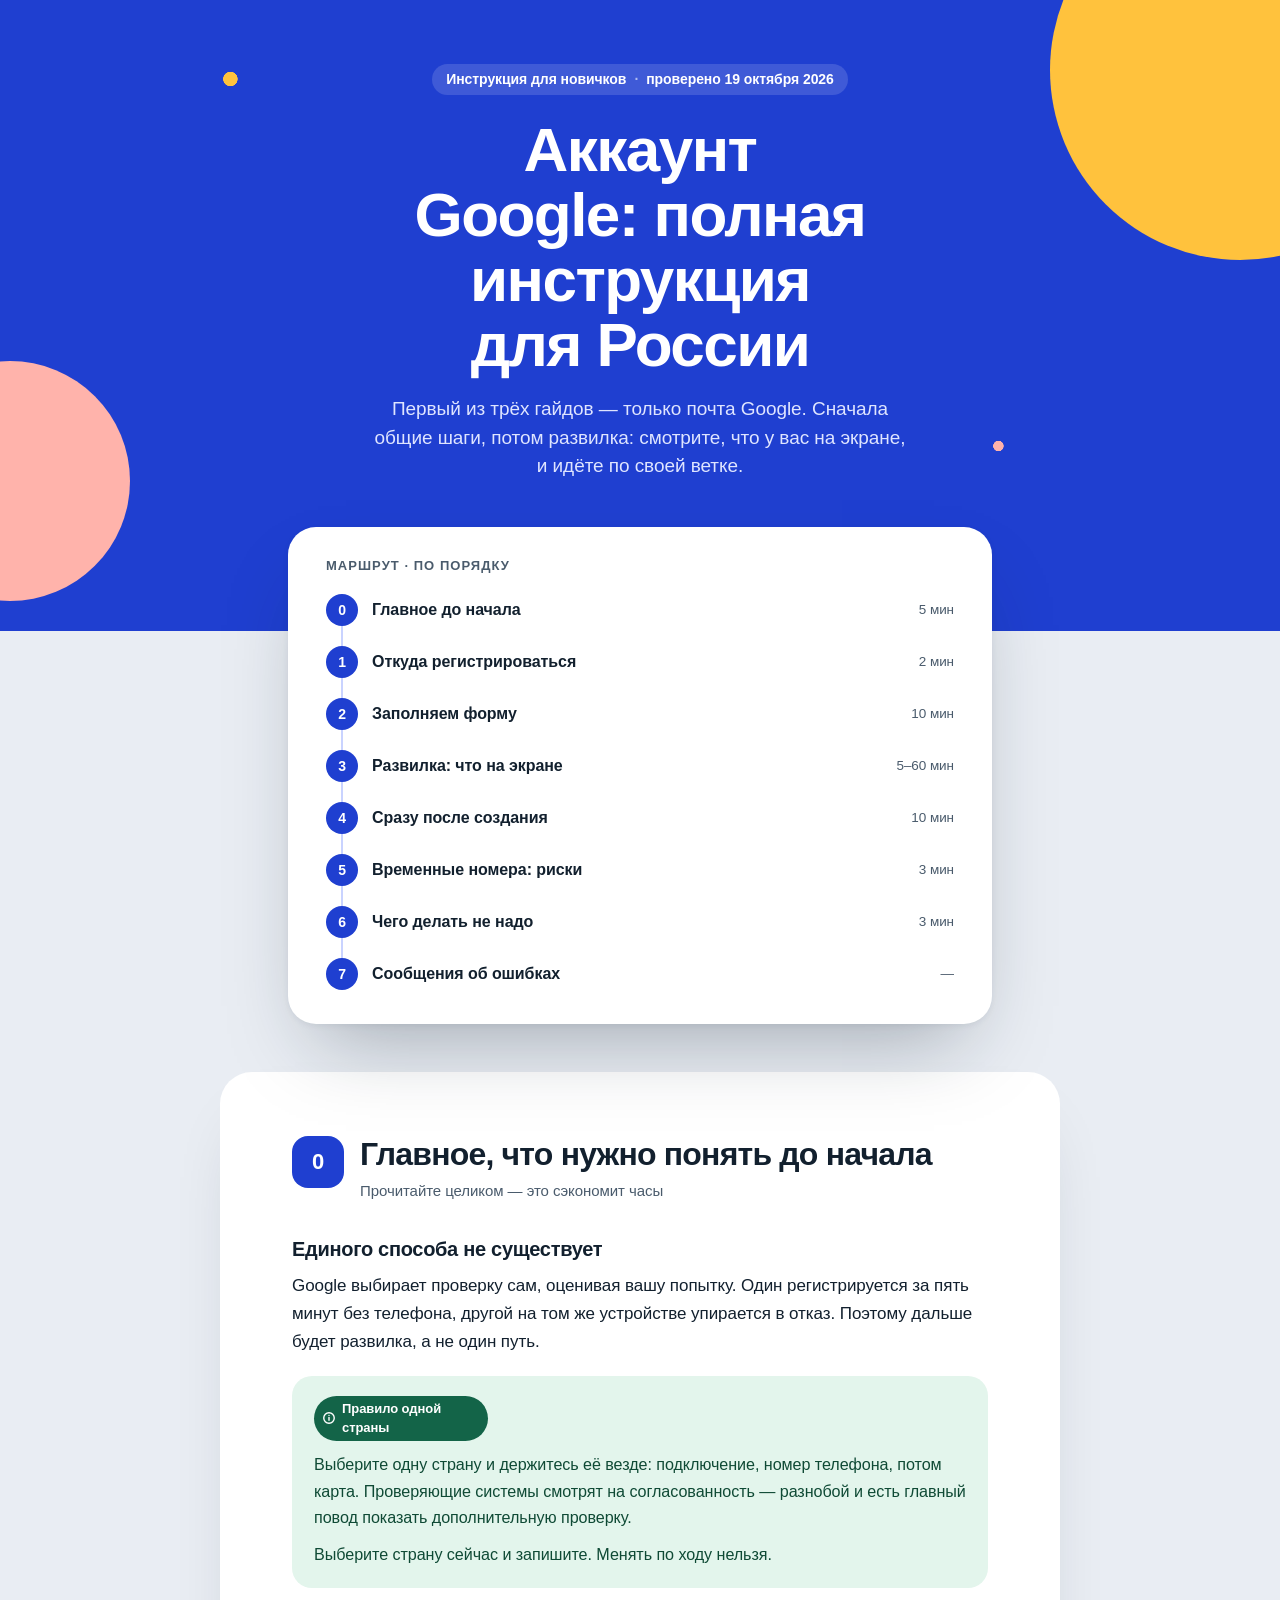
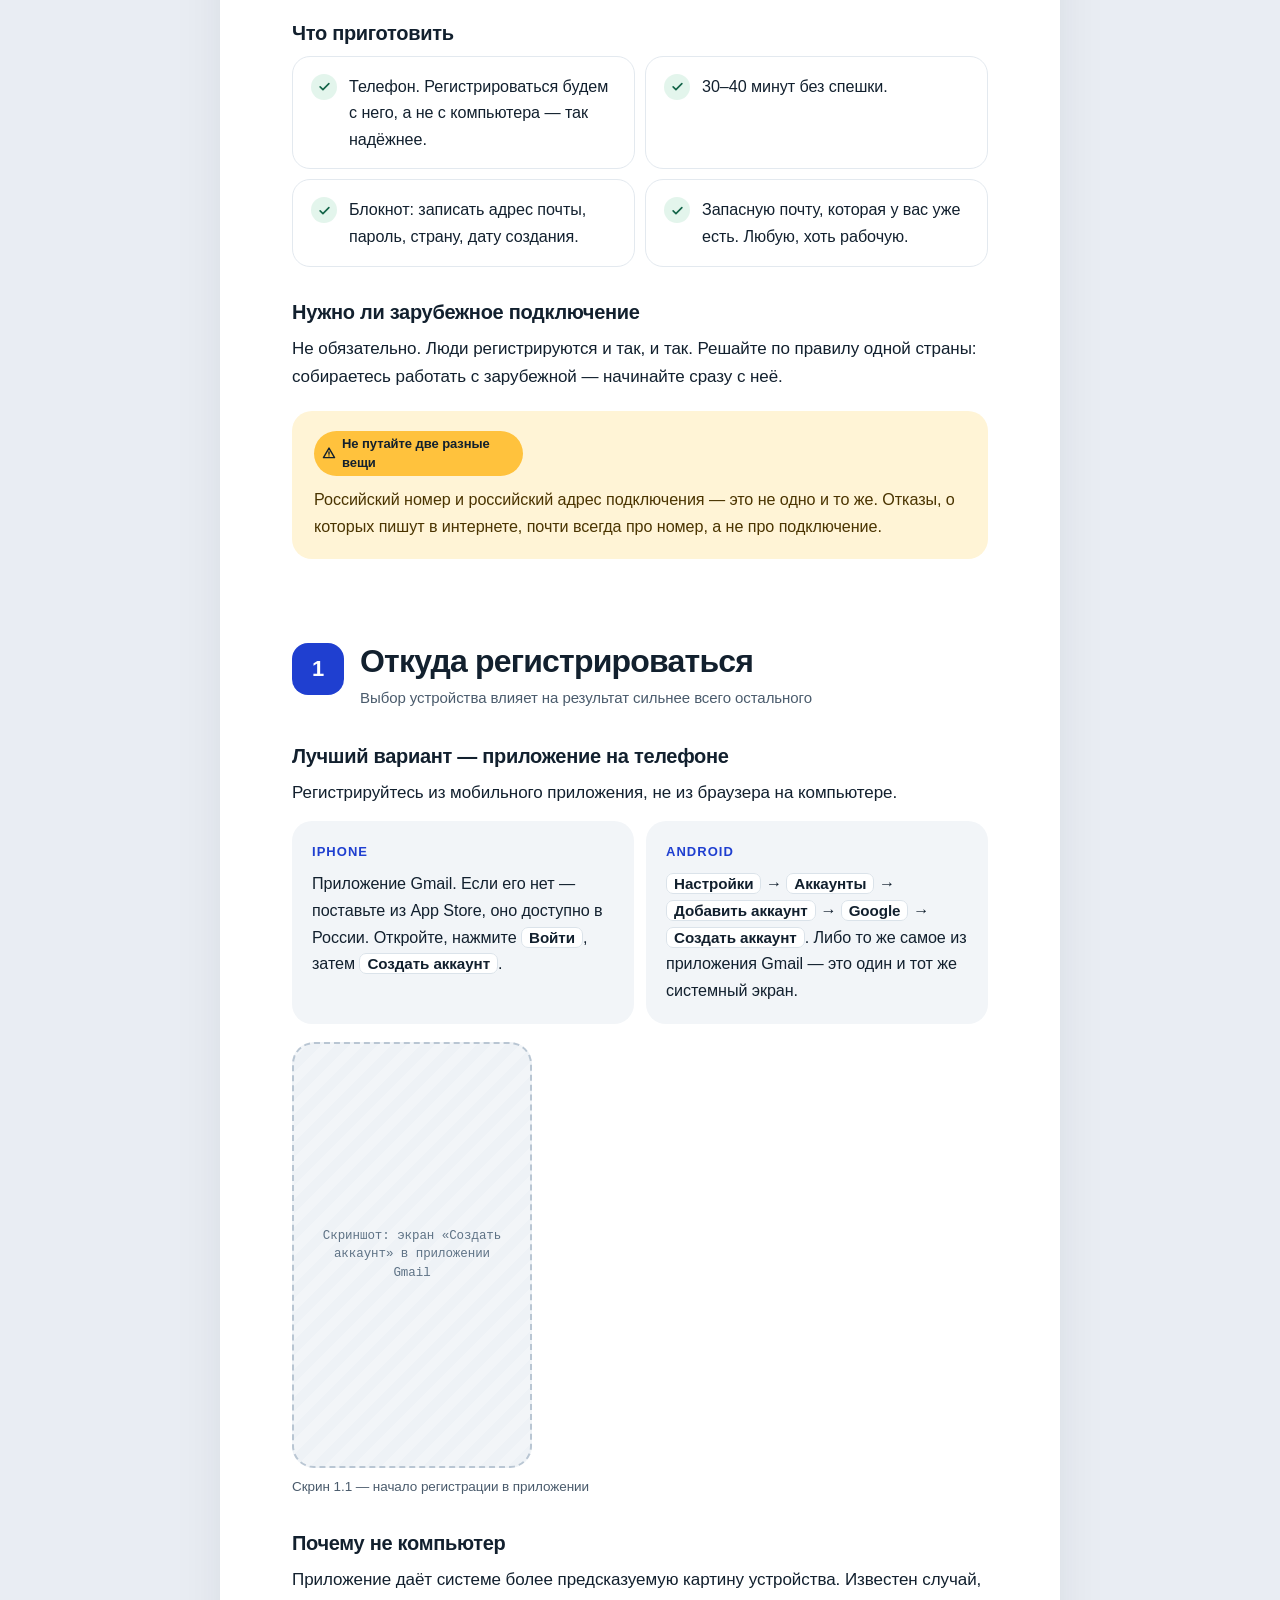
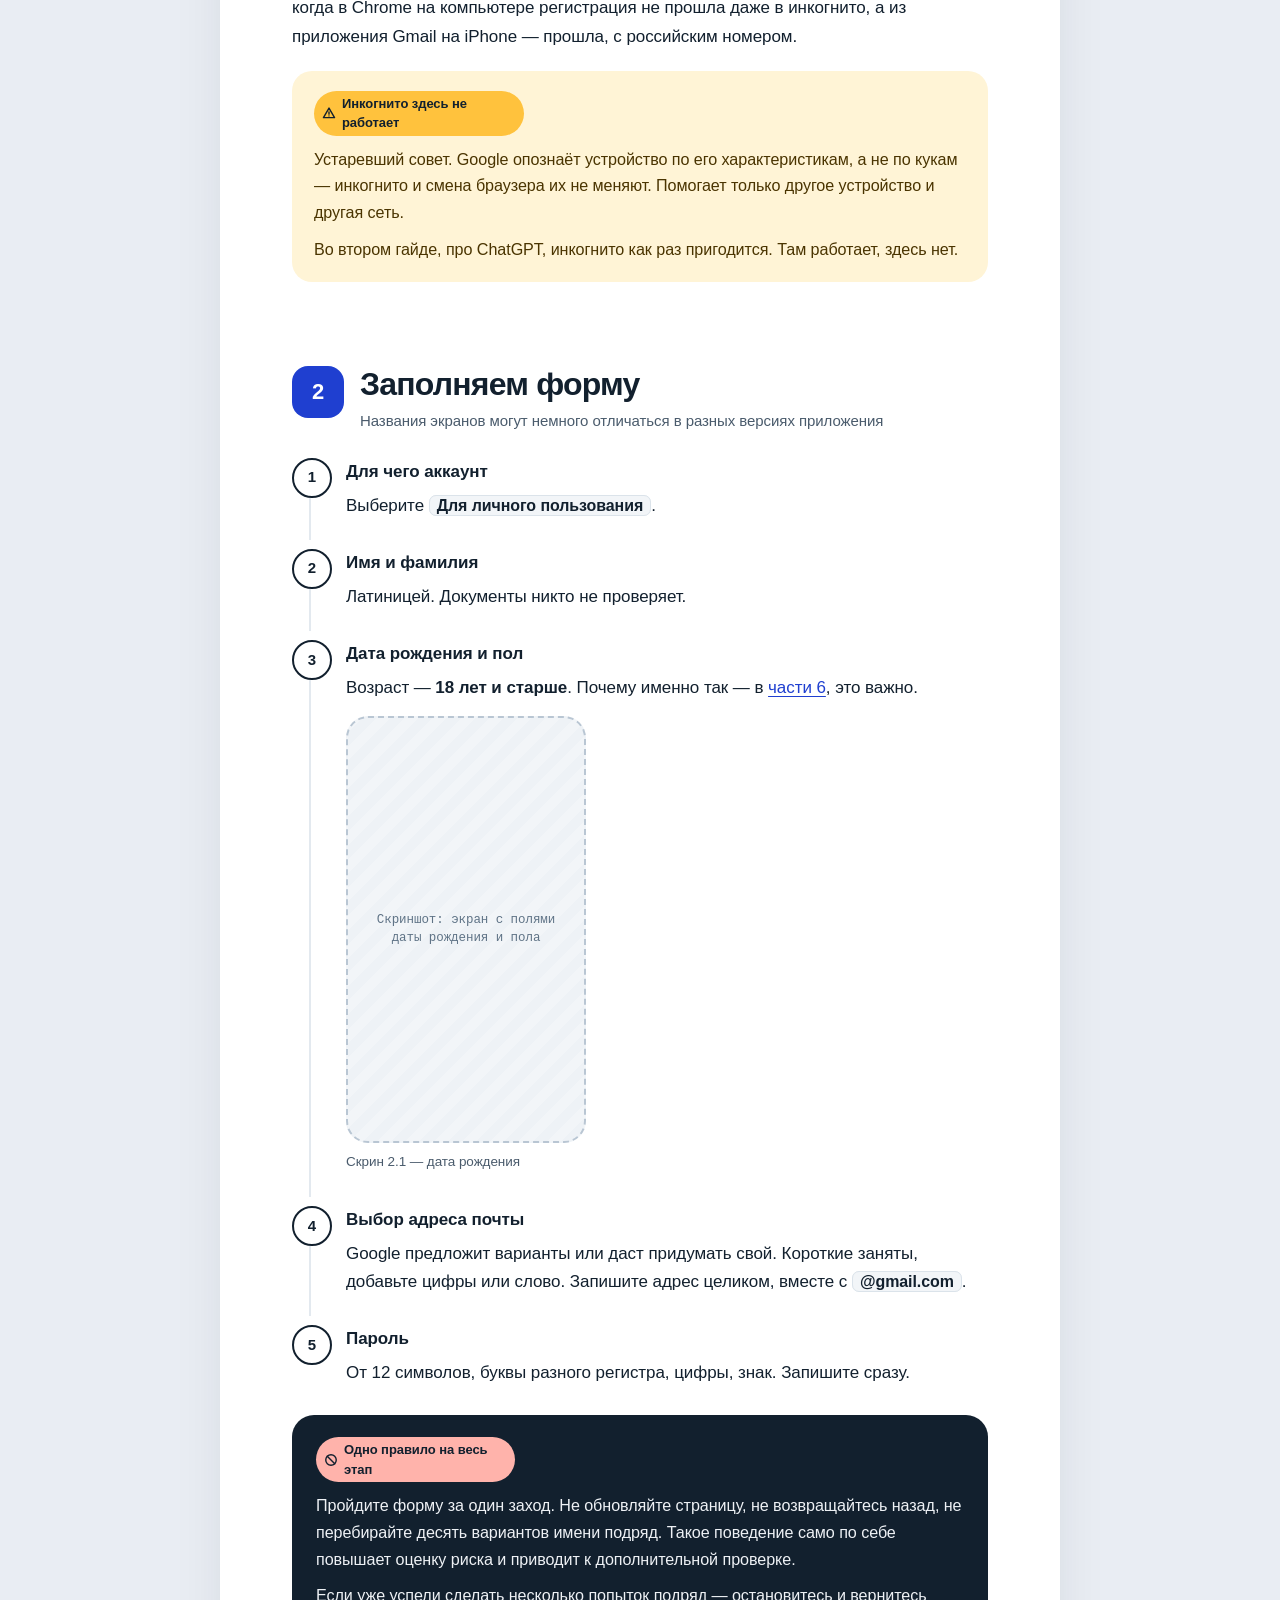
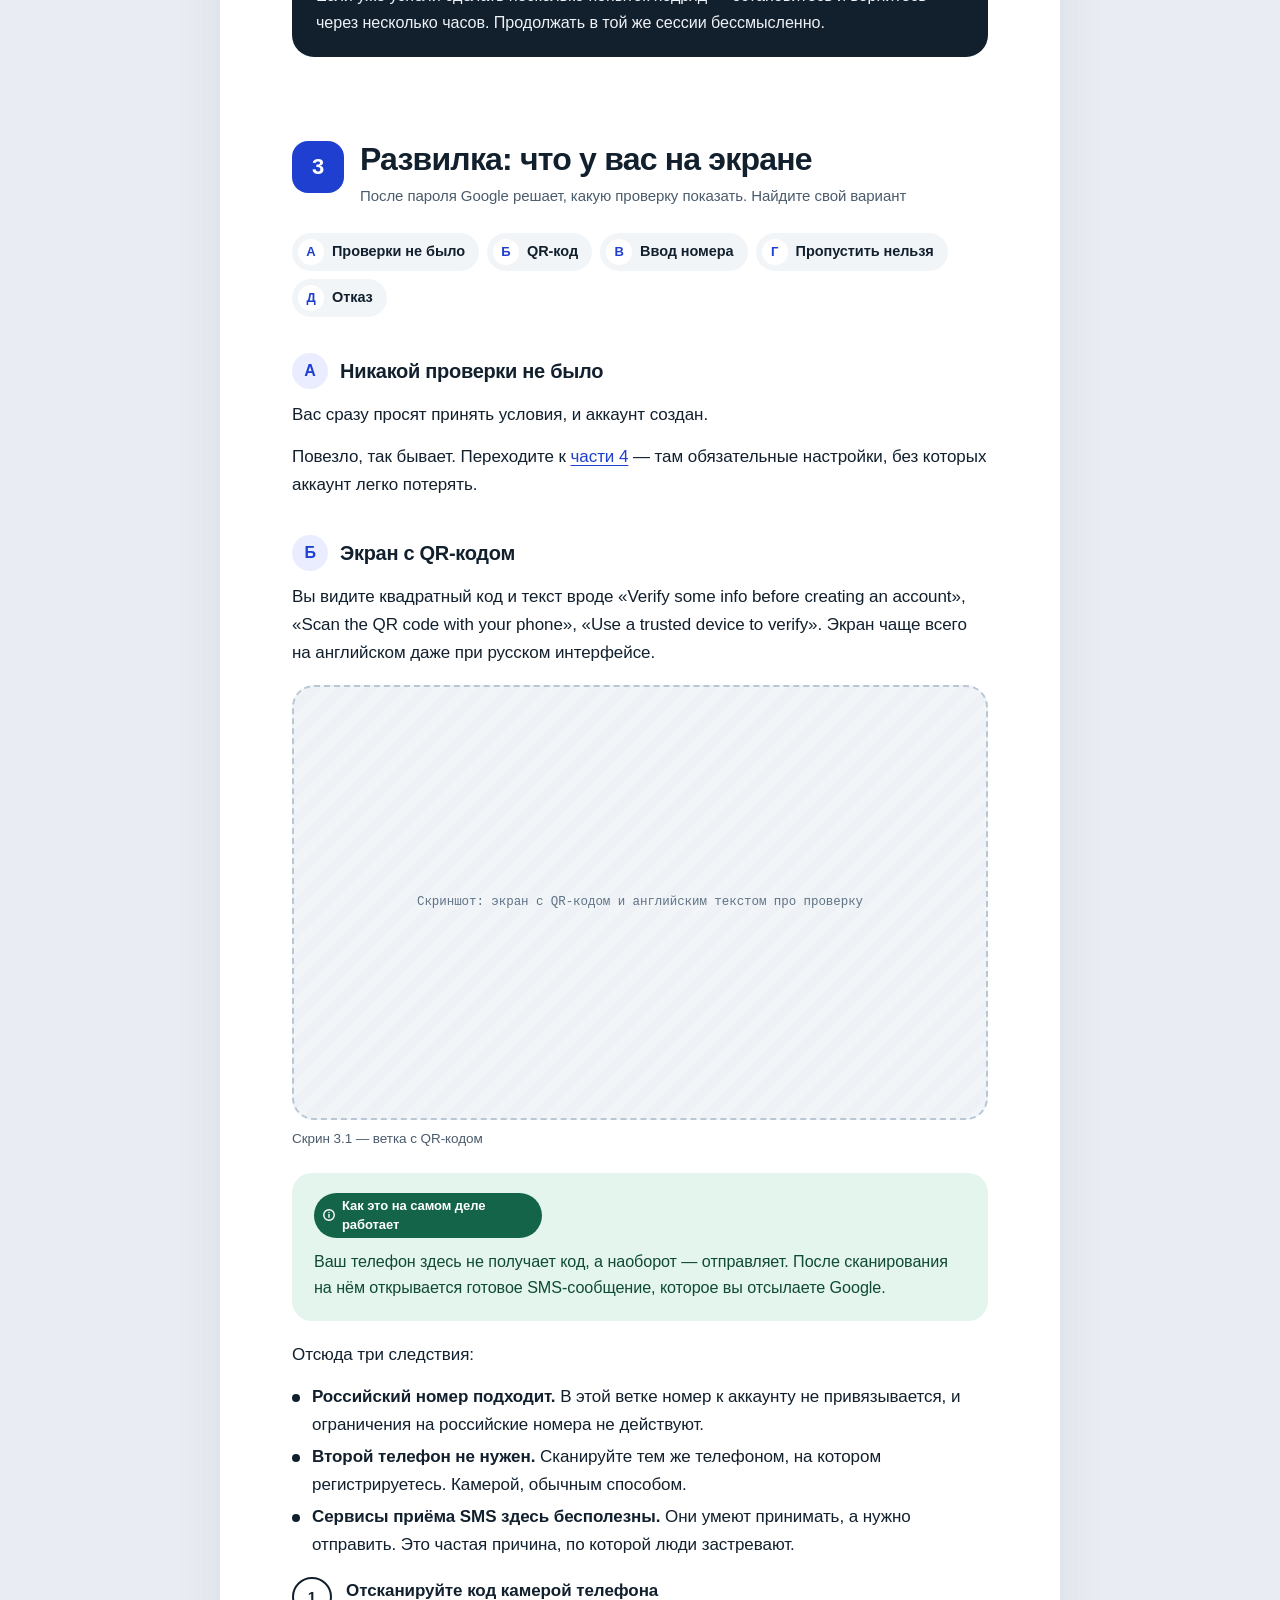
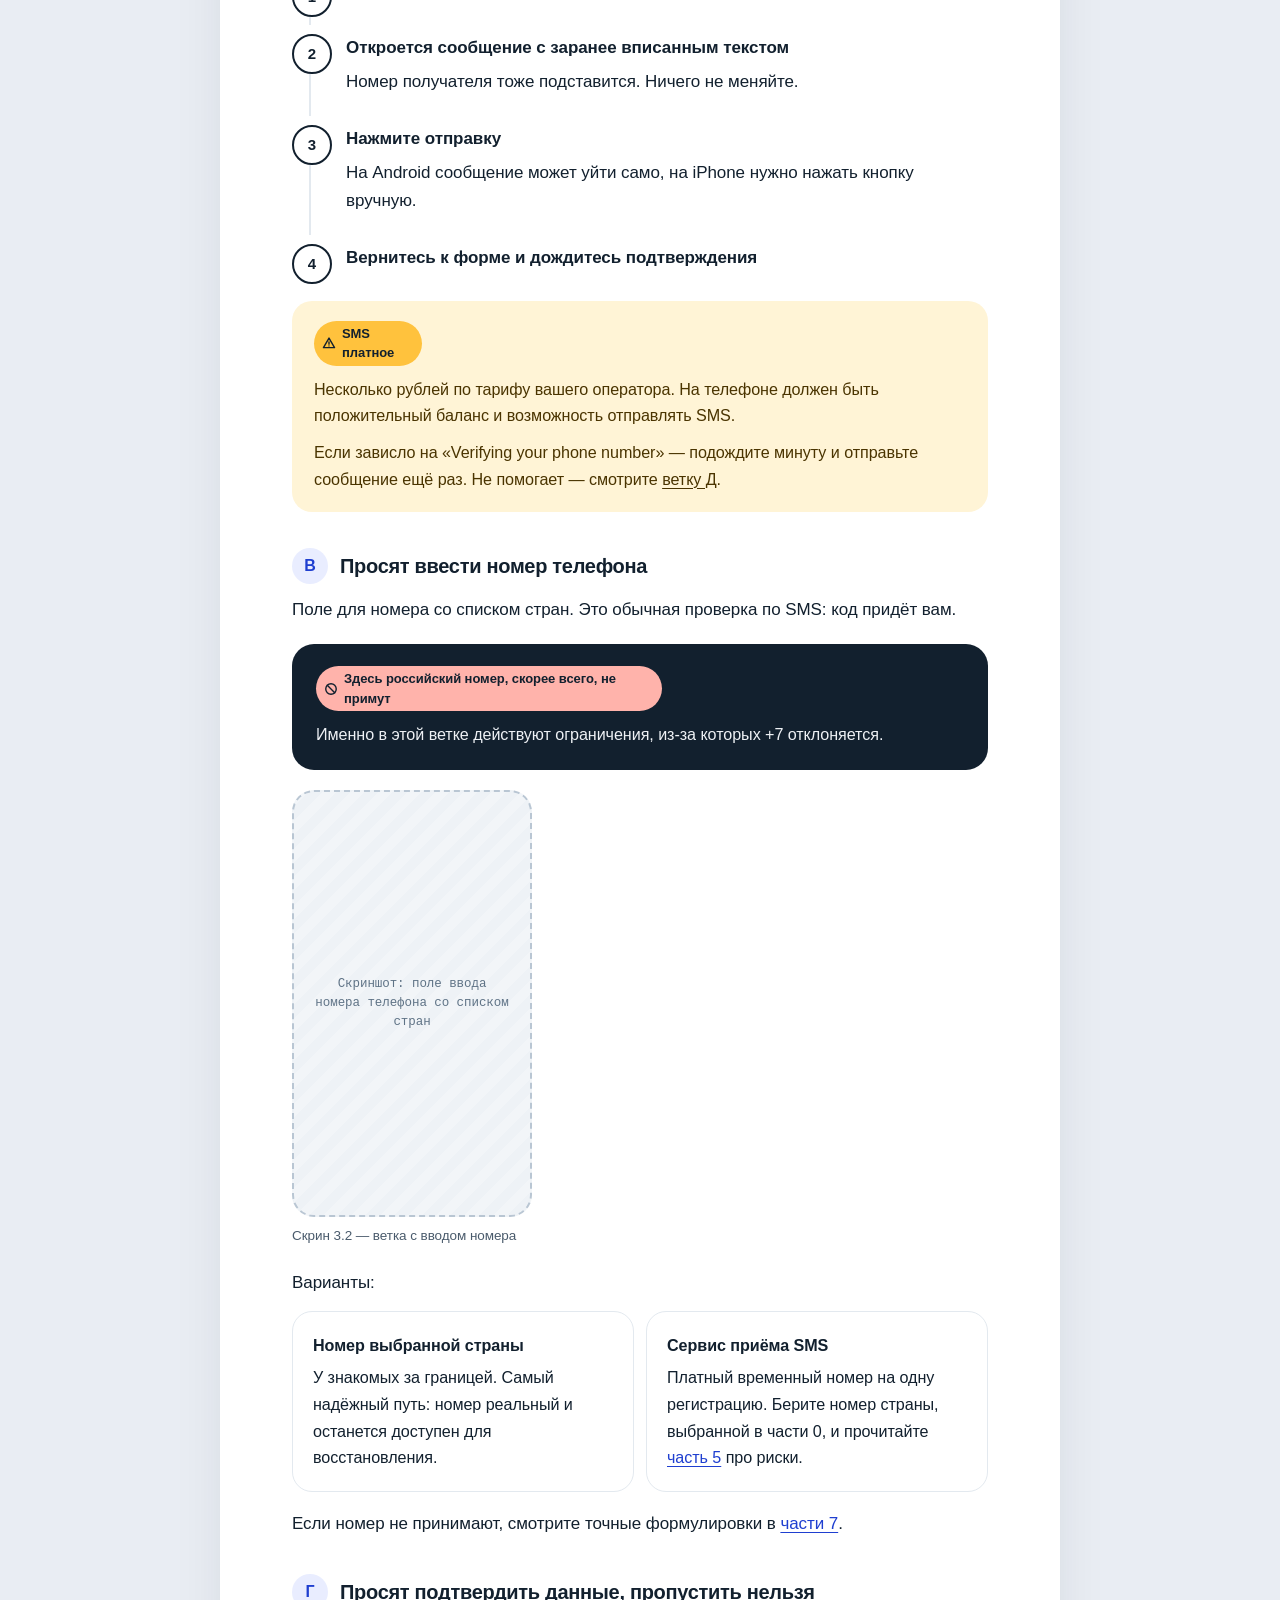
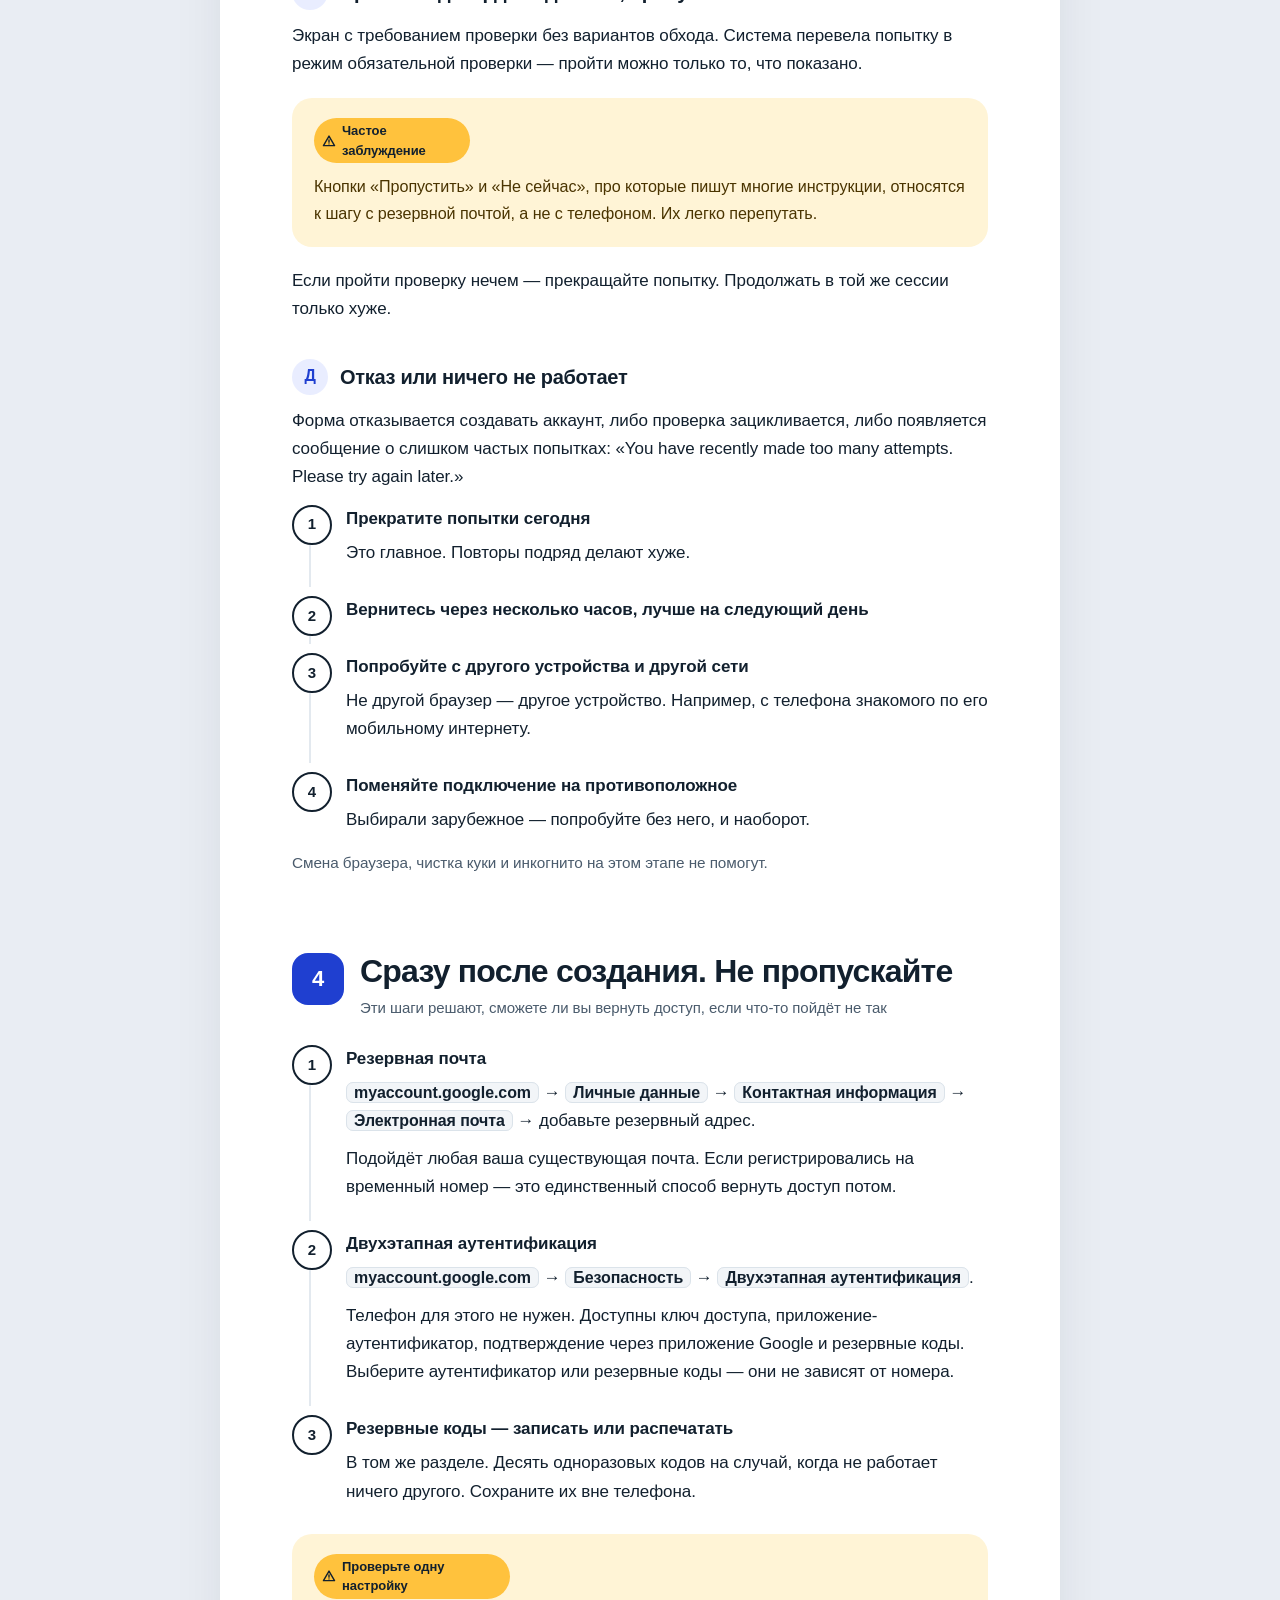
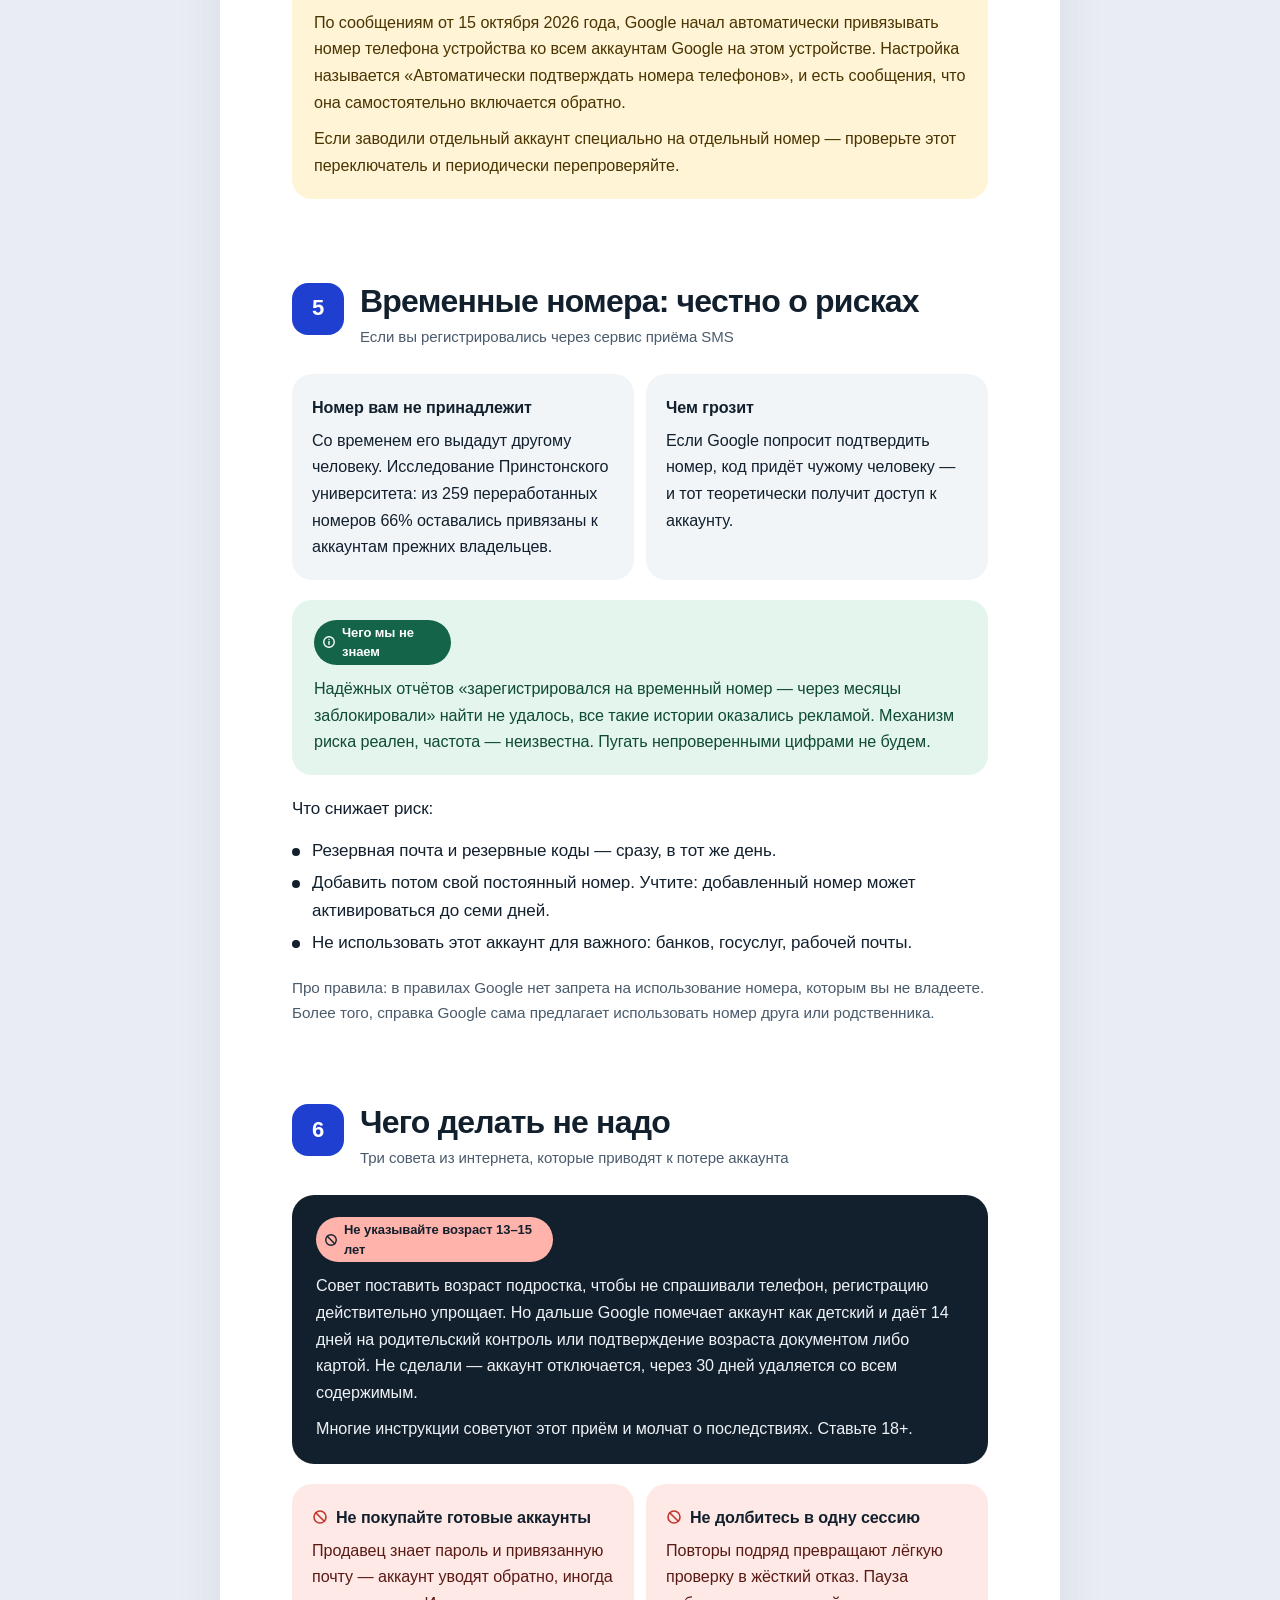
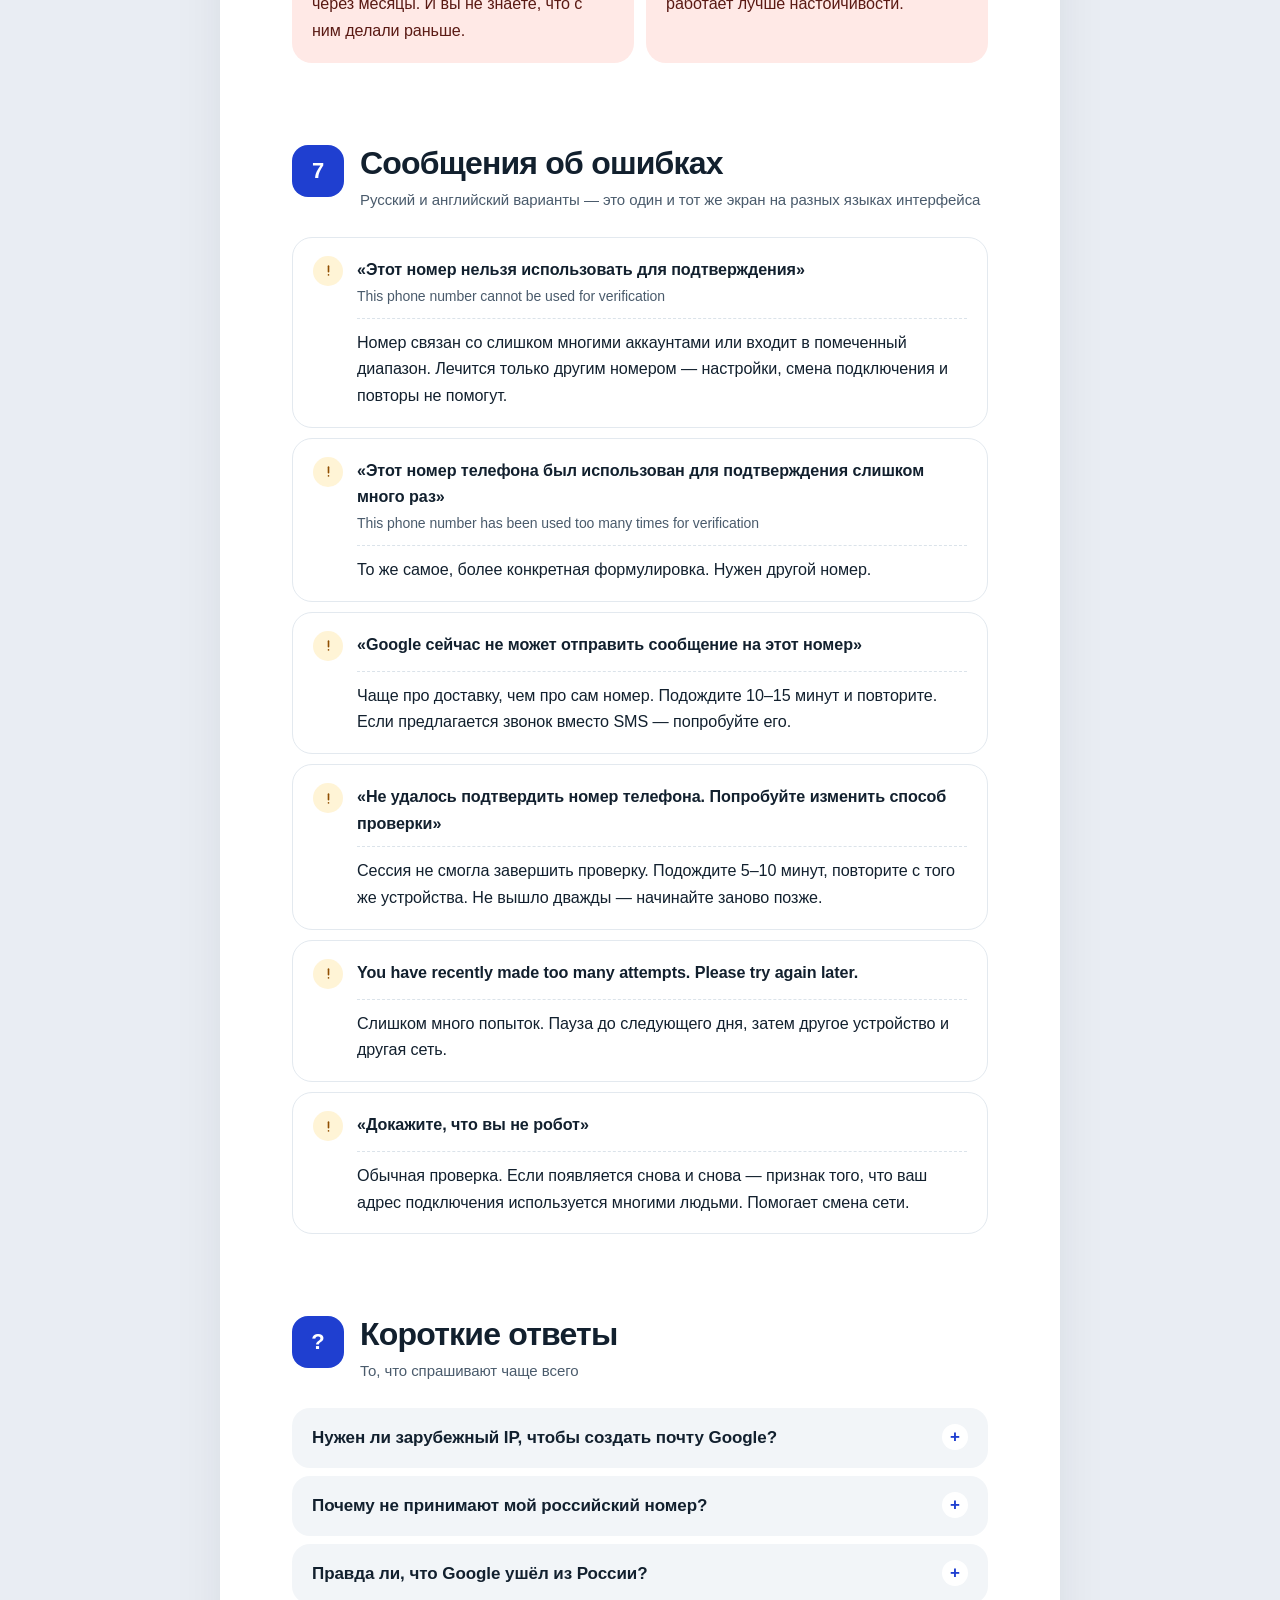
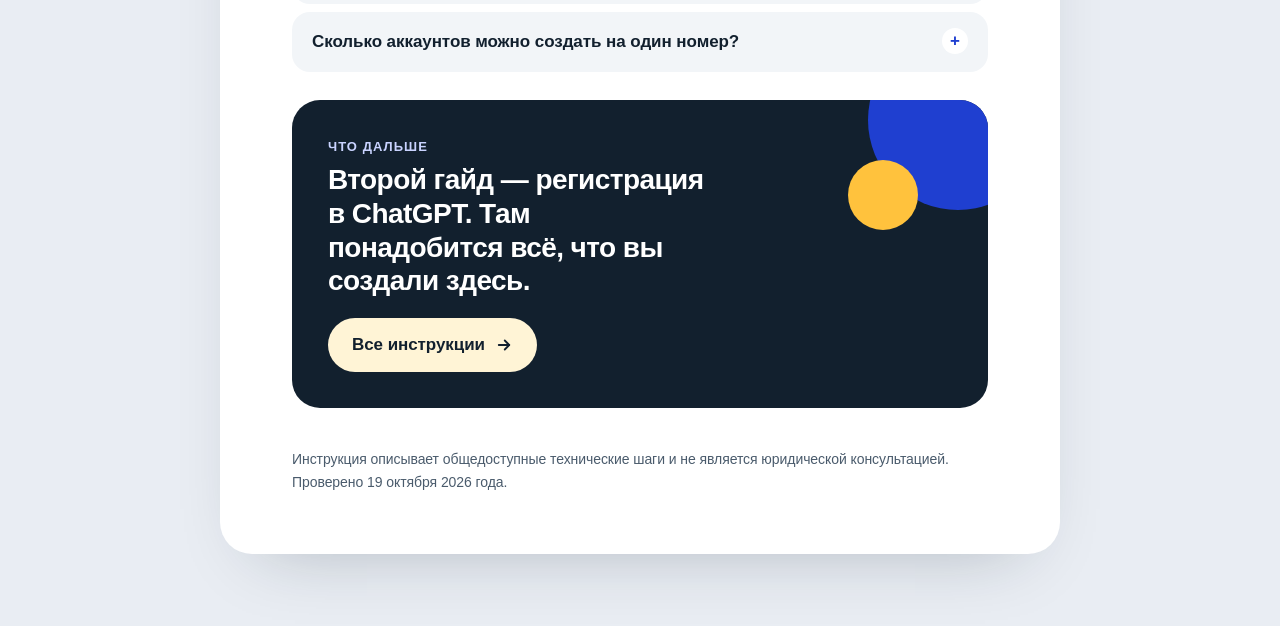
<file: google/index.html>
<!DOCTYPE html>
<!--
  ============================================================
  ИНСТРУКЦИЯ: КАК ВСТАВИТЬ СВОИ СКРИНШОТЫ
  ------------------------------------------------------------
  Каждое место под картинку выглядит в коде так:

      <figure class="shot">
        <div class="shot-slot shot-phone">Описание кадра</div>
        <figcaption>Скрин 1.1 — подпись</figcaption>
      </figure>

  Чтобы поставить свой скриншот, замените строку с shot-slot на картинку:

      <img class="shot-img shot-phone" src="img/1-1.png" alt="Подпись">

  Файлы кладите в папку img/ рядом с этим HTML, называйте по номеру шага.
  Классы кадра: shot-phone (вертикальный) / shot-wide (горизонтальный).
  ============================================================
-->
<html lang="ru">
<head>
<meta charset="utf-8">
<meta name="viewport" content="width=device-width, initial-scale=1">
<title>Аккаунт Google из России</title>
<link rel="stylesheet" href="../assets/style.css">
</head>
<body>

<header class="hero">
  <div class="hero-inner">
    <p class="kicker"><span>Инструкция для новичков</span><span class="sep">·</span><span>проверено 19 октября 2026</span></p>
    <h1>Аккаунт Google: полная инструкция для России</h1>
    <p class="lede">Первый из трёх гайдов — только почта Google. Сначала общие шаги, потом развилка: смотрите, что у вас на экране, и идёте по своей ветке.</p>
  </div>
</header>

<div class="route-wrap" id="route">
  <div class="route-card">
    <p class="route-label">Маршрут · по порядку</p>
    <ol class="route">
      <li><a href="#p0"><b>0</b><span>Главное до начала</span><em>5 мин</em></a></li>
      <li><a href="#p1"><b>1</b><span>Откуда регистрироваться</span><em>2 мин</em></a></li>
      <li><a href="#p2"><b>2</b><span>Заполняем форму</span><em>10 мин</em></a></li>
      <li><a href="#p3"><b>3</b><span>Развилка: что на экране</span><em>5–60 мин</em></a></li>
      <li><a href="#p4"><b>4</b><span>Сразу после создания</span><em>10 мин</em></a></li>
      <li><a href="#p5"><b>5</b><span>Временные номера: риски</span><em>3 мин</em></a></li>
      <li><a href="#p6"><b>6</b><span>Чего делать не надо</span><em>3 мин</em></a></li>
      <li><a href="#p7"><b>7</b><span>Сообщения об ошибках</span><em>—</em></a></li>
    </ol>
  </div>
</div>

<nav class="chips" aria-label="Разделы">
  <div class="chips-scroll">
    <button type="button" class="mode-toggle" id="stepsToggle" aria-pressed="false">По шагам</button>
    <a class="chip" href="#p0">Начало</a>
    <a class="chip" href="#p1">Откуда</a>
    <a class="chip" href="#p2">Форма</a>
    <a class="chip" href="#p3">Развилка</a>
    <a class="chip" href="#p4">После</a>
    <a class="chip" href="#p5">Номера</a>
    <a class="chip" href="#p6">Запреты</a>
    <a class="chip" href="#p7">Ошибки</a>
    <a class="chip" href="#faq">Вопросы</a>
  </div>
</nav>

<main>

<section class="part" id="p0">
  <div class="part-head">
    <div class="part-num">0</div>
    <div><h2>Главное, что нужно понять до начала</h2><p class="part-meta">Прочитайте целиком — это сэкономит часы</p></div>
  </div>

  <h3>Единого способа не существует</h3>
  <p>Google выбирает проверку сам, оценивая вашу попытку. Один регистрируется за пять минут без телефона, другой на том же устройстве упирается в отказ. Поэтому дальше будет развилка, а не один путь.</p>

  <div class="note info">
    <span class="lbl">Правило одной страны</span>
    <p>Выберите одну страну и держитесь её везде: подключение, номер телефона, потом карта. Проверяющие системы смотрят на согласованность — разнобой и есть главный повод показать дополнительную проверку.</p>
    <p>Выберите страну сейчас и запишите. Менять по ходу нельзя.</p>
  </div>

  <h3>Что приготовить</h3>
  <ul class="check">
    <li>Телефон. Регистрироваться будем с него, а не с компьютера — так надёжнее.</li>
    <li>30–40 минут без спешки.</li>
    <li>Блокнот: записать адрес почты, пароль, страну, дату создания.</li>
    <li>Запасную почту, которая у вас уже есть. Любую, хоть рабочую.</li>
  </ul>

  <h3>Нужно ли зарубежное подключение</h3>
  <p>Не обязательно. Люди регистрируются и так, и так. Решайте по правилу одной страны: собираетесь работать с зарубежной — начинайте сразу с неё.</p>

  <div class="note warn">
    <span class="lbl">Не путайте две разные вещи</span>
    <p>Российский номер и российский адрес подключения — это не одно и то же. Отказы, о которых пишут в интернете, почти всегда про номер, а не про подключение.</p>
  </div>
</section>

<section class="part" id="p1">
  <div class="part-head">
    <div class="part-num">1</div>
    <div><h2>Откуда регистрироваться</h2><p class="part-meta">Выбор устройства влияет на результат сильнее всего остального</p></div>
  </div>

  <h3>Лучший вариант — приложение на телефоне</h3>
  <p>Регистрируйтесь из мобильного приложения, не из браузера на компьютере.</p>
  <div class="cards">
    <div class="card soft">
      <p class="card-kicker">iPhone</p>
      <p>Приложение Gmail. Если его нет — поставьте из App Store, оно доступно в России. Откройте, нажмите <span class="ui">Войти</span>, затем <span class="ui">Создать аккаунт</span>.</p>
    </div>
    <div class="card soft">
      <p class="card-kicker">Android</p>
      <p><span class="ui">Настройки</span> → <span class="ui">Аккаунты</span> → <span class="ui">Добавить аккаунт</span> → <span class="ui">Google</span> → <span class="ui">Создать аккаунт</span>. Либо то же самое из приложения Gmail — это один и тот же системный экран.</p>
    </div>
  </div>

  <figure class="shot">
    <div class="shot-slot shot-phone">Скриншот: экран «Создать аккаунт» в приложении Gmail</div>
    <figcaption>Скрин 1.1 — начало регистрации в приложении</figcaption>
  </figure>

  <h3>Почему не компьютер</h3>
  <p>Приложение даёт системе более предсказуемую картину устройства. Известен случай, когда в Chrome на компьютере регистрация не прошла даже в инкогнито, а из приложения Gmail на iPhone — прошла, с российским номером.</p>

  <div class="note warn">
    <span class="lbl">Инкогнито здесь не работает</span>
    <p>Устаревший совет. Google опознаёт устройство по его характеристикам, а не по кукам — инкогнито и смена браузера их не меняют. Помогает только другое устройство и другая сеть.</p>
    <p>Во втором гайде, про ChatGPT, инкогнито как раз пригодится. Там работает, здесь нет.</p>
  </div>
</section>

<section class="part" id="p2">
  <div class="part-head">
    <div class="part-num">2</div>
    <div><h2>Заполняем форму</h2><p class="part-meta">Названия экранов могут немного отличаться в разных версиях приложения</p></div>
  </div>

  <ol class="steps">
    <li><span class="t">Для чего аккаунт</span>
      <p>Выберите <span class="ui">Для личного пользования</span>.</p></li>
    <li><span class="t">Имя и фамилия</span>
      <p>Латиницей. Документы никто не проверяет.</p></li>
    <li><span class="t">Дата рождения и пол</span>
      <p>Возраст — <b>18 лет и старше</b>. Почему именно так — в <a href="#p6">части 6</a>, это важно.</p>
      <figure class="shot">
        <div class="shot-slot shot-phone">Скриншот: экран с полями даты рождения и пола</div>
        <figcaption>Скрин 2.1 — дата рождения</figcaption>
      </figure></li>
    <li><span class="t">Выбор адреса почты</span>
      <p>Google предложит варианты или даст придумать свой. Короткие заняты, добавьте цифры или слово. Запишите адрес целиком, вместе с <span class="ui">@gmail.com</span>.</p></li>
    <li><span class="t">Пароль</span>
      <p>От 12 символов, буквы разного регистра, цифры, знак. Запишите сразу.</p></li>
  </ol>

  <div class="note danger">
    <span class="lbl">Одно правило на весь этап</span>
    <p>Пройдите форму за один заход. Не обновляйте страницу, не возвращайтесь назад, не перебирайте десять вариантов имени подряд. Такое поведение само по себе повышает оценку риска и приводит к дополнительной проверке.</p>
    <p>Если уже успели сделать несколько попыток подряд — остановитесь и вернитесь через несколько часов. Продолжать в той же сессии бессмысленно.</p>
  </div>
</section>

<section class="part" id="p3">
  <div class="part-head">
    <div class="part-num">3</div>
    <div><h2>Развилка: что у вас на экране</h2><p class="part-meta">После пароля Google решает, какую проверку показать. Найдите свой вариант</p></div>
  </div>

  <div class="branch-chips">
    <a href="#b-a"><b>А</b>Проверки не было</a>
    <a href="#b-b"><b>Б</b>QR-код</a>
    <a href="#b-v"><b>В</b>Ввод номера</a>
    <a href="#b-g"><b>Г</b>Пропустить нельзя</a>
    <a href="#b-d"><b>Д</b>Отказ</a>
  </div>

  <h3 class="branch" id="b-a"><span class="letter">А</span><span>Никакой проверки не было</span></h3>
  <p>Вас сразу просят принять условия, и аккаунт создан.</p>
  <p>Повезло, так бывает. Переходите к <a href="#p4">части 4</a> — там обязательные настройки, без которых аккаунт легко потерять.</p>

  <h3 class="branch" id="b-b"><span class="letter">Б</span><span>Экран с QR-кодом</span></h3>
  <p>Вы видите квадратный код и текст вроде «Verify some info before creating an account», «Scan the QR code with your phone», «Use a trusted device to verify». Экран чаще всего на английском даже при русском интерфейсе.</p>

  <figure class="shot">
    <div class="shot-slot shot-wide">Скриншот: экран с QR-кодом и английским текстом про проверку</div>
    <figcaption>Скрин 3.1 — ветка с QR-кодом</figcaption>
  </figure>

  <div class="note info">
    <span class="lbl">Как это на самом деле работает</span>
    <p>Ваш телефон здесь не получает код, а наоборот — отправляет. После сканирования на нём открывается готовое SMS-сообщение, которое вы отсылаете Google.</p>
  </div>

  <p>Отсюда три следствия:</p>
  <ul class="plain">
    <li><span><b>Российский номер подходит.</b> В этой ветке номер к аккаунту не привязывается, и ограничения на российские номера не действуют.</span></li>
    <li><span><b>Второй телефон не нужен.</b> Сканируйте тем же телефоном, на котором регистрируетесь. Камерой, обычным способом.</span></li>
    <li><span><b>Сервисы приёма SMS здесь бесполезны.</b> Они умеют принимать, а нужно отправить. Это частая причина, по которой люди застревают.</span></li>
  </ul>

  <ol class="steps">
    <li><span class="t">Отсканируйте код камерой телефона</span></li>
    <li><span class="t">Откроется сообщение с заранее вписанным текстом</span>
      <p>Номер получателя тоже подставится. Ничего не меняйте.</p></li>
    <li><span class="t">Нажмите отправку</span>
      <p>На Android сообщение может уйти само, на iPhone нужно нажать кнопку вручную.</p></li>
    <li><span class="t">Вернитесь к форме и дождитесь подтверждения</span></li>
  </ol>

  <div class="note warn">
    <span class="lbl">SMS платное</span>
    <p>Несколько рублей по тарифу вашего оператора. На телефоне должен быть положительный баланс и возможность отправлять SMS.</p>
    <p>Если зависло на «Verifying your phone number» — подождите минуту и отправьте сообщение ещё раз. Не помогает — смотрите <a href="#b-d">ветку Д</a>.</p>
  </div>

  <h3 class="branch" id="b-v"><span class="letter">В</span><span>Просят ввести номер телефона</span></h3>
  <p>Поле для номера со списком стран. Это обычная проверка по SMS: код придёт вам.</p>

  <div class="note danger">
    <span class="lbl">Здесь российский номер, скорее всего, не примут</span>
    <p>Именно в этой ветке действуют ограничения, из-за которых +7 отклоняется.</p>
  </div>

  <figure class="shot">
    <div class="shot-slot shot-phone">Скриншот: поле ввода номера телефона со списком стран</div>
    <figcaption>Скрин 3.2 — ветка с вводом номера</figcaption>
  </figure>

  <p>Варианты:</p>
  <div class="cards">
    <div class="card line"><p class="card-title">Номер выбранной страны</p><p>У знакомых за границей. Самый надёжный путь: номер реальный и останется доступен для восстановления.</p></div>
    <div class="card line"><p class="card-title">Сервис приёма SMS</p><p>Платный временный номер на одну регистрацию. Берите номер страны, выбранной в части 0, и прочитайте <a href="#p5">часть 5</a> про риски.</p></div>
  </div>
  <p>Если номер не принимают, смотрите точные формулировки в <a href="#p7">части 7</a>.</p>

  <h3 class="branch" id="b-g"><span class="letter">Г</span><span>Просят подтвердить данные, пропустить нельзя</span></h3>
  <p>Экран с требованием проверки без вариантов обхода. Система перевела попытку в режим обязательной проверки — пройти можно только то, что показано.</p>

  <div class="note warn">
    <span class="lbl">Частое заблуждение</span>
    <p>Кнопки «Пропустить» и «Не сейчас», про которые пишут многие инструкции, относятся к шагу с резервной почтой, а не с телефоном. Их легко перепутать.</p>
  </div>
  <p>Если пройти проверку нечем — прекращайте попытку. Продолжать в той же сессии только хуже.</p>

  <h3 class="branch" id="b-d"><span class="letter">Д</span><span>Отказ или ничего не работает</span></h3>
  <p>Форма отказывается создавать аккаунт, либо проверка зацикливается, либо появляется сообщение о слишком частых попытках: «You have recently made too many attempts. Please try again later.»</p>

  <ol class="steps">
    <li><span class="t">Прекратите попытки сегодня</span>
      <p>Это главное. Повторы подряд делают хуже.</p></li>
    <li><span class="t">Вернитесь через несколько часов, лучше на следующий день</span></li>
    <li><span class="t">Попробуйте с другого устройства и другой сети</span>
      <p>Не другой браузер — другое устройство. Например, с телефона знакомого по его мобильному интернету.</p></li>
    <li><span class="t">Поменяйте подключение на противоположное</span>
      <p>Выбирали зарубежное — попробуйте без него, и наоборот.</p></li>
  </ol>
  <p class="muted small">Смена браузера, чистка куки и инкогнито на этом этапе не помогут.</p>
</section>

<section class="part" id="p4">
  <div class="part-head">
    <div class="part-num">4</div>
    <div><h2>Сразу после создания. Не пропускайте</h2><p class="part-meta">Эти шаги решают, сможете ли вы вернуть доступ, если что-то пойдёт не так</p></div>
  </div>

  <ol class="steps">
    <li><span class="t">Резервная почта</span>
      <p><span class="ui">myaccount.google.com</span> → <span class="ui">Личные данные</span> → <span class="ui">Контактная информация</span> → <span class="ui">Электронная почта</span> → добавьте резервный адрес.</p>
      <p>Подойдёт любая ваша существующая почта. Если регистрировались на временный номер — это единственный способ вернуть доступ потом.</p></li>
    <li><span class="t">Двухэтапная аутентификация</span>
      <p><span class="ui">myaccount.google.com</span> → <span class="ui">Безопасность</span> → <span class="ui">Двухэтапная аутентификация</span>.</p>
      <p>Телефон для этого не нужен. Доступны ключ доступа, приложение-аутентификатор, подтверждение через приложение Google и резервные коды. Выберите аутентификатор или резервные коды — они не зависят от номера.</p></li>
    <li><span class="t">Резервные коды — записать или распечатать</span>
      <p>В том же разделе. Десять одноразовых кодов на случай, когда не работает ничего другого. Сохраните их вне телефона.</p></li>
  </ol>

  <div class="note warn">
    <span class="lbl">Проверьте одну настройку</span>
    <p>По сообщениям от 15 октября 2026 года, Google начал автоматически привязывать номер телефона устройства ко всем аккаунтам Google на этом устройстве. Настройка называется «Автоматически подтверждать номера телефонов», и есть сообщения, что она самостоятельно включается обратно.</p>
    <p>Если заводили отдельный аккаунт специально на отдельный номер — проверьте этот переключатель и периодически перепроверяйте.</p>
  </div>
</section>

<section class="part" id="p5">
  <div class="part-head">
    <div class="part-num">5</div>
    <div><h2>Временные номера: честно о рисках</h2><p class="part-meta">Если вы регистрировались через сервис приёма SMS</p></div>
  </div>

  <div class="cards">
    <div class="card soft"><p class="card-title">Номер вам не принадлежит</p><p>Со временем его выдадут другому человеку. Исследование Принстонского университета: из 259 переработанных номеров 66% оставались привязаны к аккаунтам прежних владельцев.</p></div>
    <div class="card soft"><p class="card-title">Чем грозит</p><p>Если Google попросит подтвердить номер, код придёт чужому человеку — и тот теоретически получит доступ к аккаунту.</p></div>
  </div>

  <div class="note info">
    <span class="lbl">Чего мы не знаем</span>
    <p>Надёжных отчётов «зарегистрировался на временный номер — через месяцы заблокировали» найти не удалось, все такие истории оказались рекламой. Механизм риска реален, частота — неизвестна. Пугать непроверенными цифрами не будем.</p>
  </div>

  <p>Что снижает риск:</p>
  <ul class="plain">
    <li><span>Резервная почта и резервные коды — сразу, в тот же день.</span></li>
    <li><span>Добавить потом свой постоянный номер. Учтите: добавленный номер может активироваться до семи дней.</span></li>
    <li><span>Не использовать этот аккаунт для важного: банков, госуслуг, рабочей почты.</span></li>
  </ul>
  <p class="muted small">Про правила: в правилах Google нет запрета на использование номера, которым вы не владеете. Более того, справка Google сама предлагает использовать номер друга или родственника.</p>
</section>

<section class="part" id="p6">
  <div class="part-head">
    <div class="part-num">6</div>
    <div><h2>Чего делать не надо</h2><p class="part-meta">Три совета из интернета, которые приводят к потере аккаунта</p></div>
  </div>

  <div class="note danger">
    <span class="lbl">Не указывайте возраст 13–15 лет</span>
    <p>Совет поставить возраст подростка, чтобы не спрашивали телефон, регистрацию действительно упрощает. Но дальше Google помечает аккаунт как детский и даёт 14 дней на родительский контроль или подтверждение возраста документом либо картой. Не сделали — аккаунт отключается, через 30 дней удаляется со всем содержимым.</p>
    <p>Многие инструкции советуют этот приём и молчат о последствиях. Ставьте 18+.</p>
  </div>
  <div class="cards">
    <div class="card bad"><p class="card-title">Не покупайте готовые аккаунты</p><p>Продавец знает пароль и привязанную почту — аккаунт уводят обратно, иногда через месяцы. И вы не знаете, что с ним делали раньше.</p></div>
    <div class="card bad"><p class="card-title">Не долбитесь в одну сессию</p><p>Повторы подряд превращают лёгкую проверку в жёсткий отказ. Пауза работает лучше настойчивости.</p></div>
  </div>
</section>

<section class="part" id="p7">
  <div class="part-head">
    <div class="part-num">7</div>
    <div><h2>Сообщения об ошибках</h2><p class="part-meta">Русский и английский варианты — это один и тот же экран на разных языках интерфейса</p></div>
  </div>

  <div class="errors">
    <div class="err">
      <div><p class="err-title">«Этот номер нельзя использовать для подтверждения»</p><p class="err-en">This phone number cannot be used for verification</p></div>
      <p class="err-desc">Номер связан со слишком многими аккаунтами или входит в помеченный диапазон. Лечится только другим номером — настройки, смена подключения и повторы не помогут.</p>
    </div>
    <div class="err">
      <div><p class="err-title">«Этот номер телефона был использован для подтверждения слишком много раз»</p><p class="err-en">This phone number has been used too many times for verification</p></div>
      <p class="err-desc">То же самое, более конкретная формулировка. Нужен другой номер.</p>
    </div>
    <div class="err">
      <div><p class="err-title">«Google сейчас не может отправить сообщение на этот номер»</p></div>
      <p class="err-desc">Чаще про доставку, чем про сам номер. Подождите 10–15 минут и повторите. Если предлагается звонок вместо SMS — попробуйте его.</p>
    </div>
    <div class="err">
      <div><p class="err-title">«Не удалось подтвердить номер телефона. Попробуйте изменить способ проверки»</p></div>
      <p class="err-desc">Сессия не смогла завершить проверку. Подождите 5–10 минут, повторите с того же устройства. Не вышло дважды — начинайте заново позже.</p>
    </div>
    <div class="err">
      <div><p class="err-title">You have recently made too many attempts. Please try again later.</p></div>
      <p class="err-desc">Слишком много попыток. Пауза до следующего дня, затем другое устройство и другая сеть.</p>
    </div>
    <div class="err">
      <div><p class="err-title">«Докажите, что вы не робот»</p></div>
      <p class="err-desc">Обычная проверка. Если появляется снова и снова — признак того, что ваш адрес подключения используется многими людьми. Помогает смена сети.</p>
    </div>
  </div>
</section>

<section class="part" id="faq">
  <div class="part-head">
    <div class="part-num">?</div>
    <div><h2>Короткие ответы</h2><p class="part-meta">То, что спрашивают чаще всего</p></div>
  </div>

  <div class="faq">
    <details><summary><span>Нужен ли зарубежный IP, чтобы создать почту Google?</span></summary>
      <p>Не обязательно. Люди регистрируются и с российским адресом, и с зарубежным.</p></details>
    <details><summary><span>Почему не принимают мой российский номер?</span></summary>
      <p>Зависит от ветки. На экране с вводом номера — да, скорее всего не примут. В ветке с QR-кодом российский номер работает нормально.</p></details>
    <details><summary><span>Правда ли, что Google ушёл из России?</span></summary>
      <p>Из России ушли платные сервисы Google и оплата в Google Play. Почта, аккаунты и большинство бесплатных сервисов работают. Закон 2026 года про вход через Gmail касается российских сайтов, которые предлагают кнопку «Войти через Google», а не обычных пользователей и не создания аккаунтов.</p></details>
    <details><summary><span>Сколько аккаунтов можно создать на один номер?</span></summary>
      <p>Точной цифры Google не публикует. В разных источниках называют от одного до пятнадцати, и ни одна цифра не подтверждена. Исходите из того, что ресурс номера ограничен.</p></details>
  </div>

  <div class="next">
    <p class="next-kicker">Что дальше</p>
    <p class="next-title">Второй гайд — регистрация в ChatGPT. Там понадобится всё, что вы создали здесь.</p>
    <!-- Когда гайд 2 будет готов: href="../chatgpt-registraciya/" и текст «Открыть второй гайд» -->
    <a class="next-btn" href="../">Все инструкции</a>
  </div>
</section>

<footer>
  <p>Инструкция описывает общедоступные технические шаги и не является юридической консультацией. Проверено 19 октября 2026 года.</p>
</footer>

</main>

<script>
  // 1. Переключатель «по шагам»: показывает шаги ol.steps по одному, с счётчиком.
  //    Без скрипта страница остаётся обычным списком.
  (function () {
    var toggle = document.getElementById('stepsToggle');
    var lists = Array.prototype.slice.call(document.querySelectorAll('ol.steps'));
    if (!toggle || !lists.length) return;

    var groups = lists.map(function (list) {
      var items = Array.prototype.slice.call(list.children).filter(function (el) {
        return el.tagName === 'LI';
      });
      var nav = document.createElement('div');
      nav.className = 'steps-nav';
      nav.hidden = true;
      nav.innerHTML =
        '<button type="button" class="steps-prev">Назад</button>' +
        '<span class="steps-count"></span>' +
        '<button type="button" class="steps-next">Вперёд</button>';
      list.insertAdjacentElement('afterend', nav);

      var group = {
        list: list, items: items, nav: nav, index: 0,
        prevBtn: nav.querySelector('.steps-prev'),
        nextBtn: nav.querySelector('.steps-next'),
        count: nav.querySelector('.steps-count')
      };
      group.prevBtn.addEventListener('click', function () { move(group, -1); });
      group.nextBtn.addEventListener('click', function () { move(group, 1); });
      return group;
    });

    function render(group) {
      var stepMode = document.body.classList.contains('steps-mode');
      group.count.textContent = 'Шаг ' + (group.index + 1) + ' из ' + group.items.length;
      group.prevBtn.disabled = group.index === 0;
      group.nextBtn.disabled = group.index === group.items.length - 1;
      group.items.forEach(function (li, i) { li.hidden = stepMode && i !== group.index; });
      // скрытые шаги не считаются счётчиком CSS, поэтому номер видимого задаём явно
      group.list.style.counterReset = stepMode ? 'st ' + group.index : '';
    }

    function move(group, delta) {
      group.index = Math.min(Math.max(group.index + delta, 0), group.items.length - 1);
      render(group);
    }

    toggle.addEventListener('click', function () {
      var on = document.body.classList.toggle('steps-mode');
      toggle.setAttribute('aria-pressed', String(on));
      toggle.textContent = on ? 'Списком' : 'По шагам';
      groups.forEach(function (group) { group.nav.hidden = !on; render(group); });
    });
  })();

  // 2. Панель разделов выезжает сверху, когда карточка маршрута ушла за экран.
  //    Без скрипта панель просто прилипает к верху (position: sticky).
  (function () {
    var nav = document.querySelector('nav.chips');
    var route = document.getElementById('route');
    if (!nav || !route || !('IntersectionObserver' in window)) return;
    document.documentElement.classList.add('nav-auto');
    new IntersectionObserver(function (entries) {
      var e = entries[0];
      nav.classList.toggle('nav-on', !e.isIntersecting && e.boundingClientRect.top < 0);
    }).observe(route);
  })();
</script>
<script src="../assets/tg.js"></script>
</body>
</html>
</file>
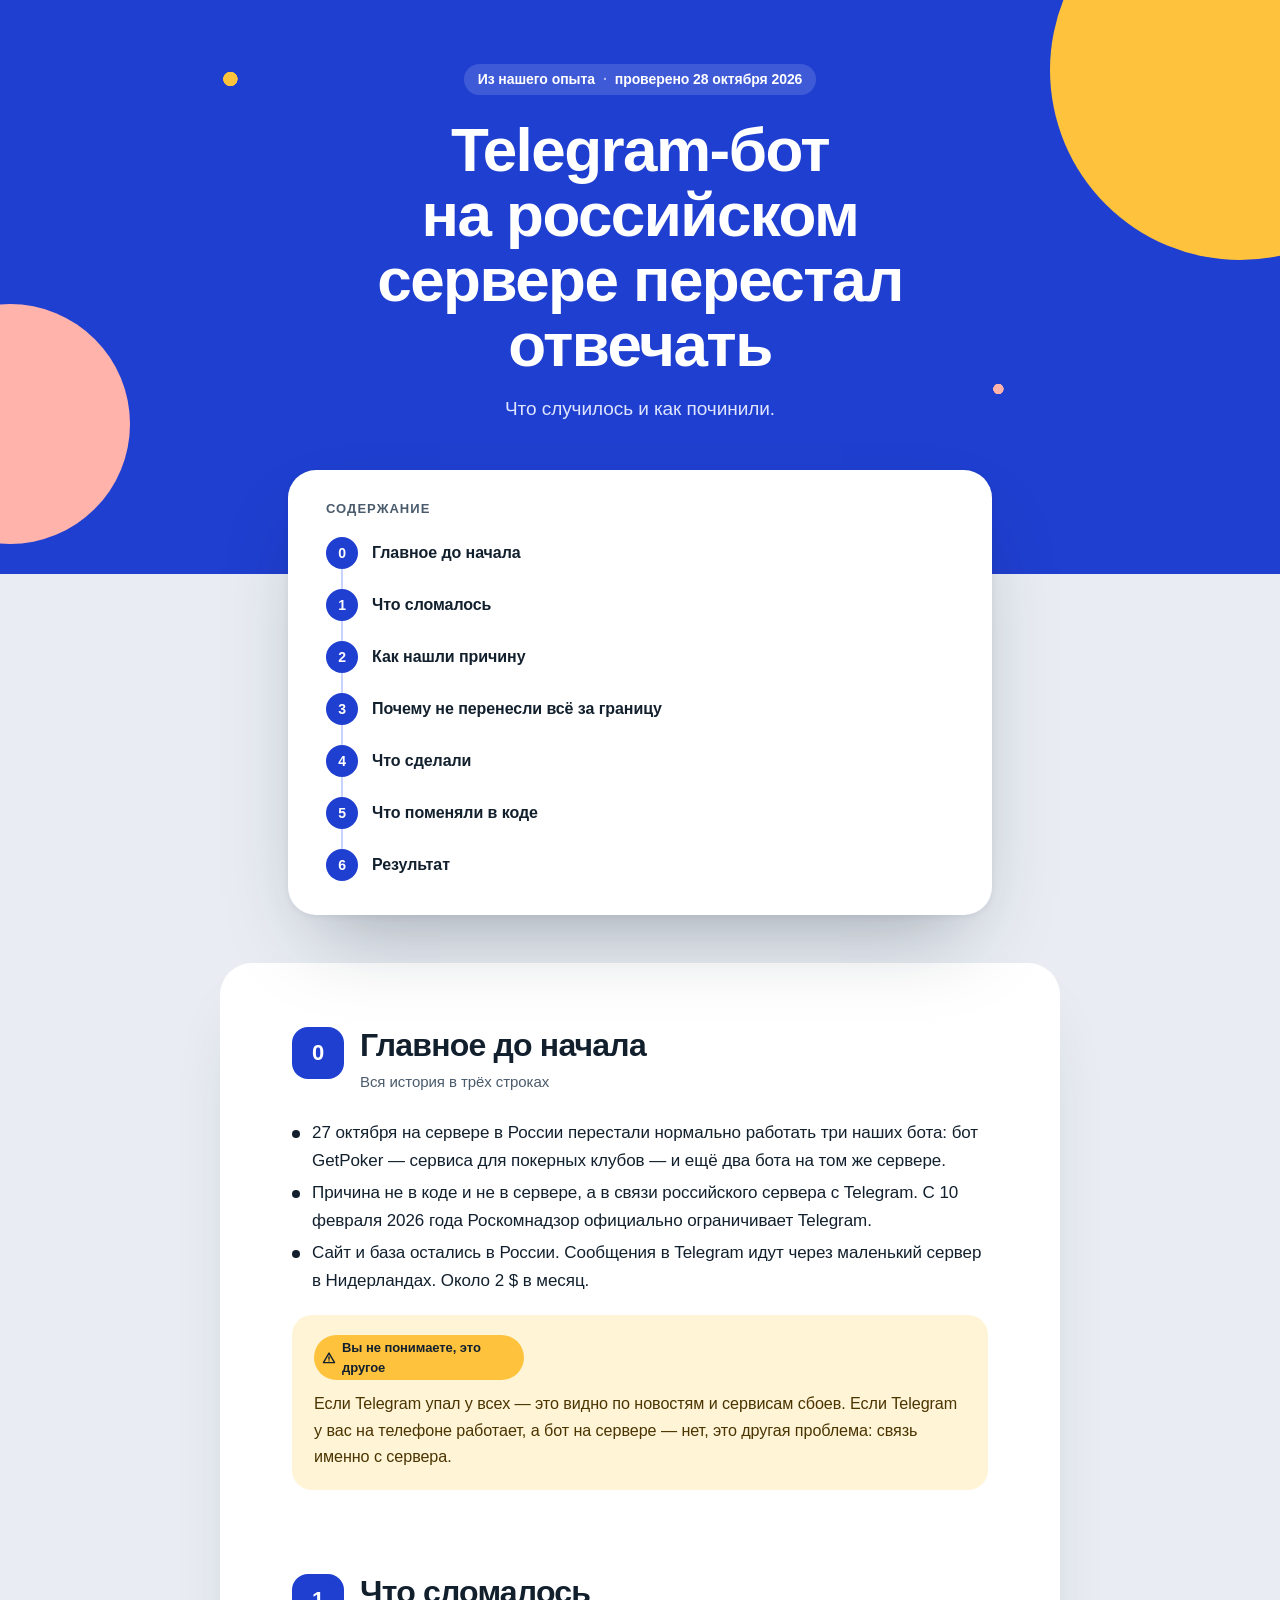
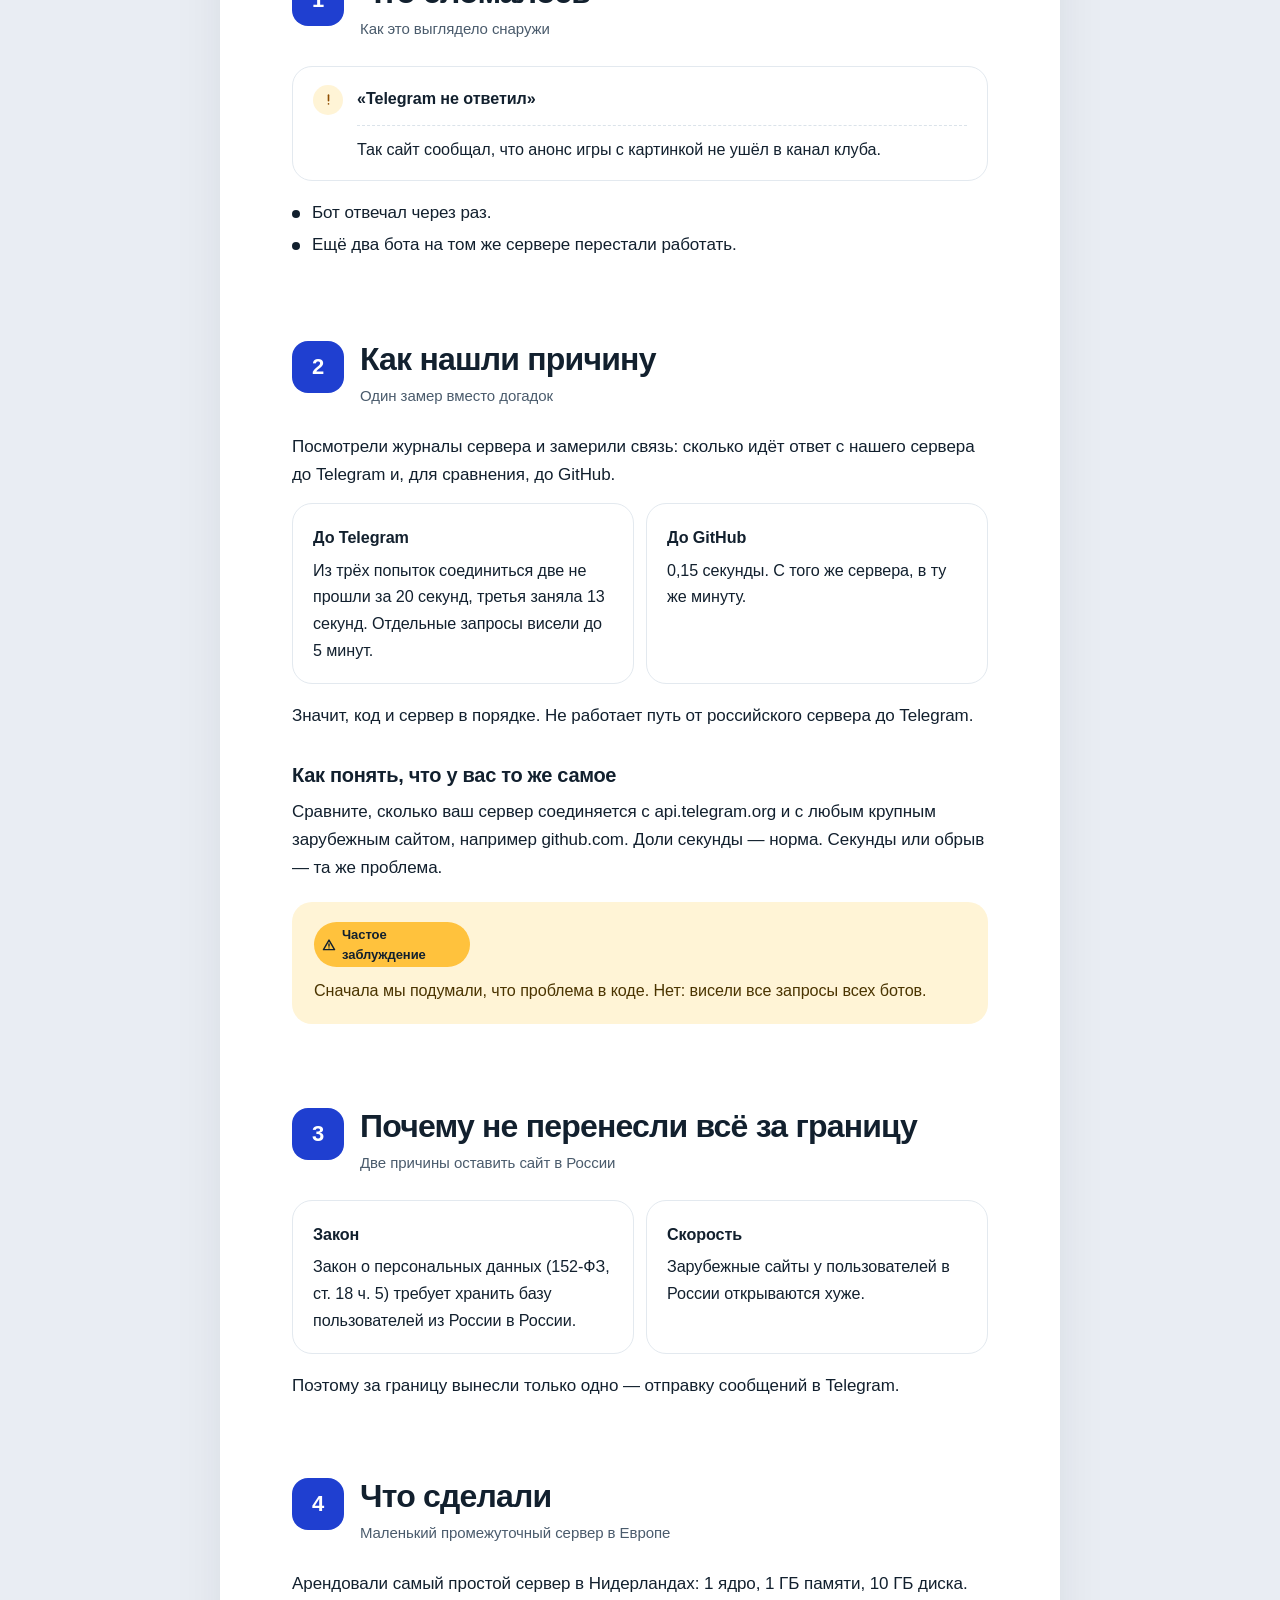
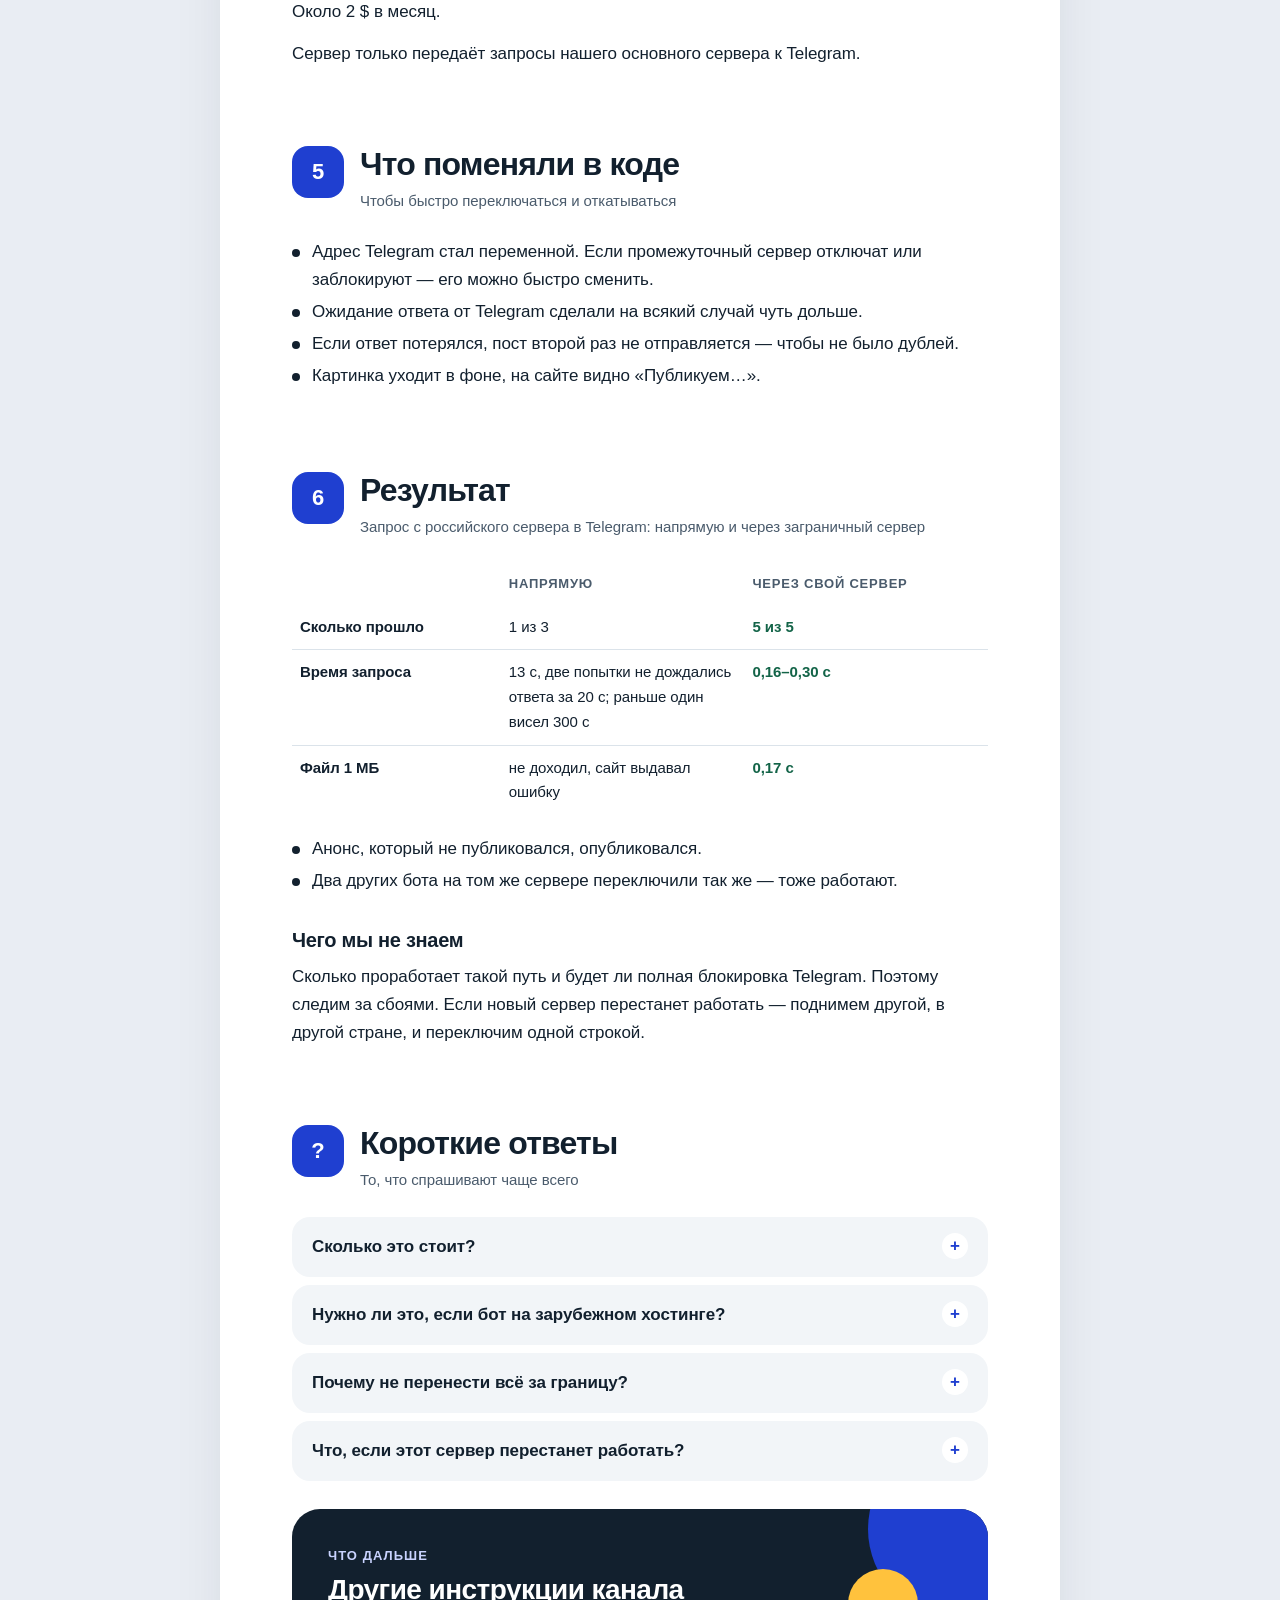
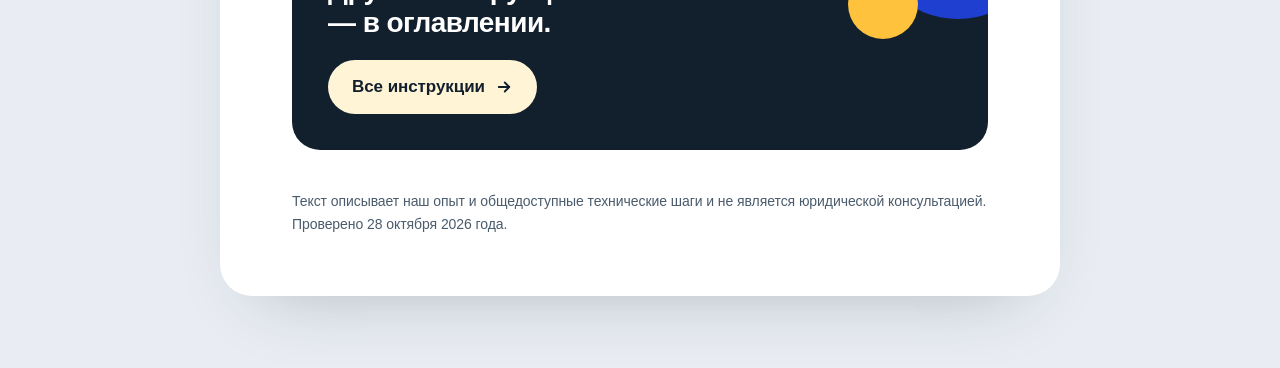
<file: telegram-bot/index.html>
<!DOCTYPE html>
<html lang="ru">
<head>
<meta charset="utf-8">
<meta name="viewport" content="width=device-width, initial-scale=1">
<title>Бот не достучался до Telegram</title>
<link rel="stylesheet" href="../assets/style.css">
</head>
<body>

<header class="hero">
  <div class="hero-inner">
    <p class="kicker"><span>Из нашего опыта</span><span class="sep">·</span><span>проверено 28 октября 2026</span></p>
    <h1>Telegram-бот на российском сервере перестал отвечать</h1>
    <p class="lede">Что случилось и как починили.</p>
  </div>
</header>

<div class="route-wrap" id="route">
  <div class="route-card">
    <p class="route-label">Содержание</p>
    <ol class="route">
      <li><a href="#p0"><b>0</b><span>Главное до начала</span></a></li>
      <li><a href="#p1"><b>1</b><span>Что сломалось</span></a></li>
      <li><a href="#p2"><b>2</b><span>Как нашли причину</span></a></li>
      <li><a href="#p3"><b>3</b><span>Почему не перенесли всё за границу</span></a></li>
      <li><a href="#p4"><b>4</b><span>Что сделали</span></a></li>
      <li><a href="#p5"><b>5</b><span>Что поменяли в коде</span></a></li>
      <li><a href="#p6"><b>6</b><span>Результат</span></a></li>
    </ol>
  </div>
</div>

<nav class="chips" aria-label="Разделы">
  <div class="chips-scroll">
    <a class="chip" href="#p0">Начало</a>
    <a class="chip" href="#p1">Поломка</a>
    <a class="chip" href="#p2">Причина</a>
    <a class="chip" href="#p3">Закон</a>
    <a class="chip" href="#p4">Решение</a>
    <a class="chip" href="#p5">Код</a>
    <a class="chip" href="#p6">Итог</a>
    <a class="chip" href="#faq">Вопросы</a>
  </div>
</nav>

<main>

<section class="part" id="p0">
  <div class="part-head">
    <div class="part-num">0</div>
    <div><h2>Главное до начала</h2><p class="part-meta">Вся история в трёх строках</p></div>
  </div>

  <ul class="plain">
    <li>27 октября на сервере в России перестали нормально работать три наших бота: бот GetPoker — сервиса для покерных клубов — и ещё два бота на том же сервере.</li>
    <li>Причина не в коде и не в сервере, а в связи российского сервера с Telegram. С 10 февраля 2026 года Роскомнадзор официально ограничивает Telegram.</li>
    <li>Сайт и база остались в России. Сообщения в Telegram идут через маленький сервер в Нидерландах. Около 2 $ в месяц.</li>
  </ul>

  <div class="note warn">
    <span class="lbl">Вы не понимаете, это другое</span>
    <p>Если Telegram упал у всех — это видно по новостям и сервисам сбоев. Если Telegram у вас на телефоне работает, а бот на сервере — нет, это другая проблема: связь именно с сервера.</p>
  </div>
</section>

<section class="part" id="p1">
  <div class="part-head">
    <div class="part-num">1</div>
    <div><h2>Что сломалось</h2><p class="part-meta">Как это выглядело снаружи</p></div>
  </div>

  <div class="errors">
    <div class="err">
      <div><p class="err-title">«Telegram не ответил»</p></div>
      <p class="err-desc">Так сайт сообщал, что анонс игры с картинкой не ушёл в канал клуба.</p>
    </div>
  </div>

  <ul class="plain">
    <li>Бот отвечал через раз.</li>
    <li>Ещё два бота на том же сервере перестали работать.</li>
  </ul>
</section>

<section class="part" id="p2">
  <div class="part-head">
    <div class="part-num">2</div>
    <div><h2>Как нашли причину</h2><p class="part-meta">Один замер вместо догадок</p></div>
  </div>

  <p>Посмотрели журналы сервера и замерили связь: сколько идёт ответ с нашего сервера до Telegram и, для сравнения, до GitHub.</p>

  <div class="cards">
    <div class="card line"><p class="card-title">До Telegram</p><p>Из трёх попыток соединиться две не прошли за 20 секунд, третья заняла 13 секунд. Отдельные запросы висели до 5 минут.</p></div>
    <div class="card line"><p class="card-title">До GitHub</p><p>0,15 секунды. С того же сервера, в ту же минуту.</p></div>
  </div>

  <p>Значит, код и сервер в порядке. Не работает путь от российского сервера до Telegram.</p>

  <h3>Как понять, что у вас то же самое</h3>
  <p>Сравните, сколько ваш сервер соединяется с api.telegram.org и с любым крупным зарубежным сайтом, например github.com. Доли секунды — норма. Секунды или обрыв — та же проблема.</p>

  <div class="note warn">
    <span class="lbl">Частое заблуждение</span>
    <p>Сначала мы подумали, что проблема в коде. Нет: висели все запросы всех ботов.</p>
  </div>
</section>

<section class="part" id="p3">
  <div class="part-head">
    <div class="part-num">3</div>
    <div><h2>Почему не перенесли всё за границу</h2><p class="part-meta">Две причины оставить сайт в России</p></div>
  </div>

  <div class="cards">
    <div class="card line"><p class="card-title">Закон</p><p>Закон о персональных данных (152-ФЗ, ст. 18 ч. 5) требует хранить базу пользователей из России в России.</p></div>
    <div class="card line"><p class="card-title">Скорость</p><p>Зарубежные сайты у пользователей в России открываются хуже.</p></div>
  </div>

  <p>Поэтому за границу вынесли только одно — отправку сообщений в Telegram.</p>
</section>

<section class="part" id="p4">
  <div class="part-head">
    <div class="part-num">4</div>
    <div><h2>Что сделали</h2><p class="part-meta">Маленький промежуточный сервер в Европе</p></div>
  </div>

  <p>Арендовали самый простой сервер в Нидерландах: 1 ядро, 1 ГБ памяти, 10 ГБ диска. Около 2 $ в месяц.</p>
  <p>Сервер только передаёт запросы нашего основного сервера к Telegram.</p>
</section>

<section class="part" id="p5">
  <div class="part-head">
    <div class="part-num">5</div>
    <div><h2>Что поменяли в коде</h2><p class="part-meta">Чтобы быстро переключаться и откатываться</p></div>
  </div>

  <ul class="plain">
    <li>Адрес Telegram стал переменной. Если промежуточный сервер отключат или заблокируют — его можно быстро сменить.</li>
    <li>Ожидание ответа от Telegram сделали на всякий случай чуть дольше.</li>
    <li>Если ответ потерялся, пост второй раз не отправляется — чтобы не было дублей.</li>
    <li>Картинка уходит в фоне, на сайте видно «Публикуем…».</li>
  </ul>
</section>

<section class="part" id="p6">
  <div class="part-head">
    <div class="part-num">6</div>
    <div><h2>Результат</h2><p class="part-meta">Запрос с российского сервера в Telegram: напрямую и через заграничный сервер</p></div>
  </div>

  <table class="compare">
    <thead>
      <tr><th scope="col"></th><th scope="col">Напрямую</th><th scope="col">Через свой сервер</th></tr>
    </thead>
    <tbody>
      <tr><th scope="row">Сколько прошло</th><td>1 из 3</td><td>5 из 5</td></tr>
      <tr><th scope="row">Время запроса</th><td>13 с, две попытки не дождались ответа за 20 с; раньше один висел 300 с</td><td>0,16–0,30 с</td></tr>
      <tr><th scope="row">Файл 1 МБ</th><td>не доходил, сайт выдавал ошибку</td><td>0,17 с</td></tr>
    </tbody>
  </table>

  <ul class="plain">
    <li>Анонс, который не публиковался, опубликовался.</li>
    <li>Два других бота на том же сервере переключили так же — тоже работают.</li>
  </ul>

  <h3>Чего мы не знаем</h3>
  <p>Сколько проработает такой путь и будет ли полная блокировка Telegram. Поэтому следим за сбоями. Если новый сервер перестанет работать — поднимем другой, в другой стране, и переключим одной строкой.</p>
</section>

<section class="part" id="faq">
  <div class="part-head">
    <div class="part-num">?</div>
    <div><h2>Короткие ответы</h2><p class="part-meta">То, что спрашивают чаще всего</p></div>
  </div>

  <div class="faq">
    <details><summary><span>Сколько это стоит?</span></summary>
      <p>Около 2 $ в месяц.</p></details>
    <details><summary><span>Нужно ли это, если бот на зарубежном хостинге?</span></summary>
      <p>Нет. Проблема у серверов в России.</p></details>
    <details><summary><span>Почему не перенести всё за границу?</span></summary>
      <p>Закон о персональных данных и скорость сайта для пользователей в России. Подробнее — в <a href="#p3">части 3</a>.</p></details>
    <details><summary><span>Что, если этот сервер перестанет работать?</span></summary>
      <p>Новый сервер и смена адреса — около 15 минут.</p></details>
  </div>

  <div class="next">
    <p class="next-kicker">Что дальше</p>
    <p class="next-title">Другие инструкции канала — в оглавлении.</p>
    <a class="next-btn" href="../">Все инструкции</a>
  </div>
</section>

<footer>
  <p>Текст описывает наш опыт и общедоступные технические шаги и не является юридической консультацией. Проверено 28 октября 2026 года.</p>
</footer>

</main>

<script>
  // 1. Переключатель «по шагам»: показывает шаги ol.steps по одному, с счётчиком.
  //    Без скрипта страница остаётся обычным списком.
  (function () {
    var toggle = document.getElementById('stepsToggle');
    var lists = Array.prototype.slice.call(document.querySelectorAll('ol.steps'));
    if (!toggle || !lists.length) return;

    var groups = lists.map(function (list) {
      var items = Array.prototype.slice.call(list.children).filter(function (el) {
        return el.tagName === 'LI';
      });
      var nav = document.createElement('div');
      nav.className = 'steps-nav';
      nav.hidden = true;
      nav.innerHTML =
        '<button type="button" class="steps-prev">Назад</button>' +
        '<span class="steps-count"></span>' +
        '<button type="button" class="steps-next">Вперёд</button>';
      list.insertAdjacentElement('afterend', nav);

      var group = {
        list: list, items: items, nav: nav, index: 0,
        prevBtn: nav.querySelector('.steps-prev'),
        nextBtn: nav.querySelector('.steps-next'),
        count: nav.querySelector('.steps-count')
      };
      group.prevBtn.addEventListener('click', function () { move(group, -1); });
      group.nextBtn.addEventListener('click', function () { move(group, 1); });
      return group;
    });

    function render(group) {
      var stepMode = document.body.classList.contains('steps-mode');
      group.count.textContent = 'Шаг ' + (group.index + 1) + ' из ' + group.items.length;
      group.prevBtn.disabled = group.index === 0;
      group.nextBtn.disabled = group.index === group.items.length - 1;
      group.items.forEach(function (li, i) { li.hidden = stepMode && i !== group.index; });
      // скрытые шаги не считаются счётчиком CSS, поэтому номер видимого задаём явно
      group.list.style.counterReset = stepMode ? 'st ' + group.index : '';
    }

    function move(group, delta) {
      group.index = Math.min(Math.max(group.index + delta, 0), group.items.length - 1);
      render(group);
    }

    toggle.addEventListener('click', function () {
      var on = document.body.classList.toggle('steps-mode');
      toggle.setAttribute('aria-pressed', String(on));
      toggle.textContent = on ? 'Списком' : 'По шагам';
      groups.forEach(function (group) { group.nav.hidden = !on; render(group); });
    });
  })();

  // 2. Панель разделов выезжает сверху, когда карточка маршрута ушла за экран.
  //    Без скрипта панель просто прилипает к верху (position: sticky).
  (function () {
    var nav = document.querySelector('nav.chips');
    var route = document.getElementById('route');
    if (!nav || !route || !('IntersectionObserver' in window)) return;
    document.documentElement.classList.add('nav-auto');
    new IntersectionObserver(function (entries) {
      var e = entries[0];
      nav.classList.toggle('nav-on', !e.isIntersecting && e.boundingClientRect.top < 0);
    }).observe(route);
  })();
</script>
<script src="../assets/tg.js"></script>
</body>
</html>
</file>
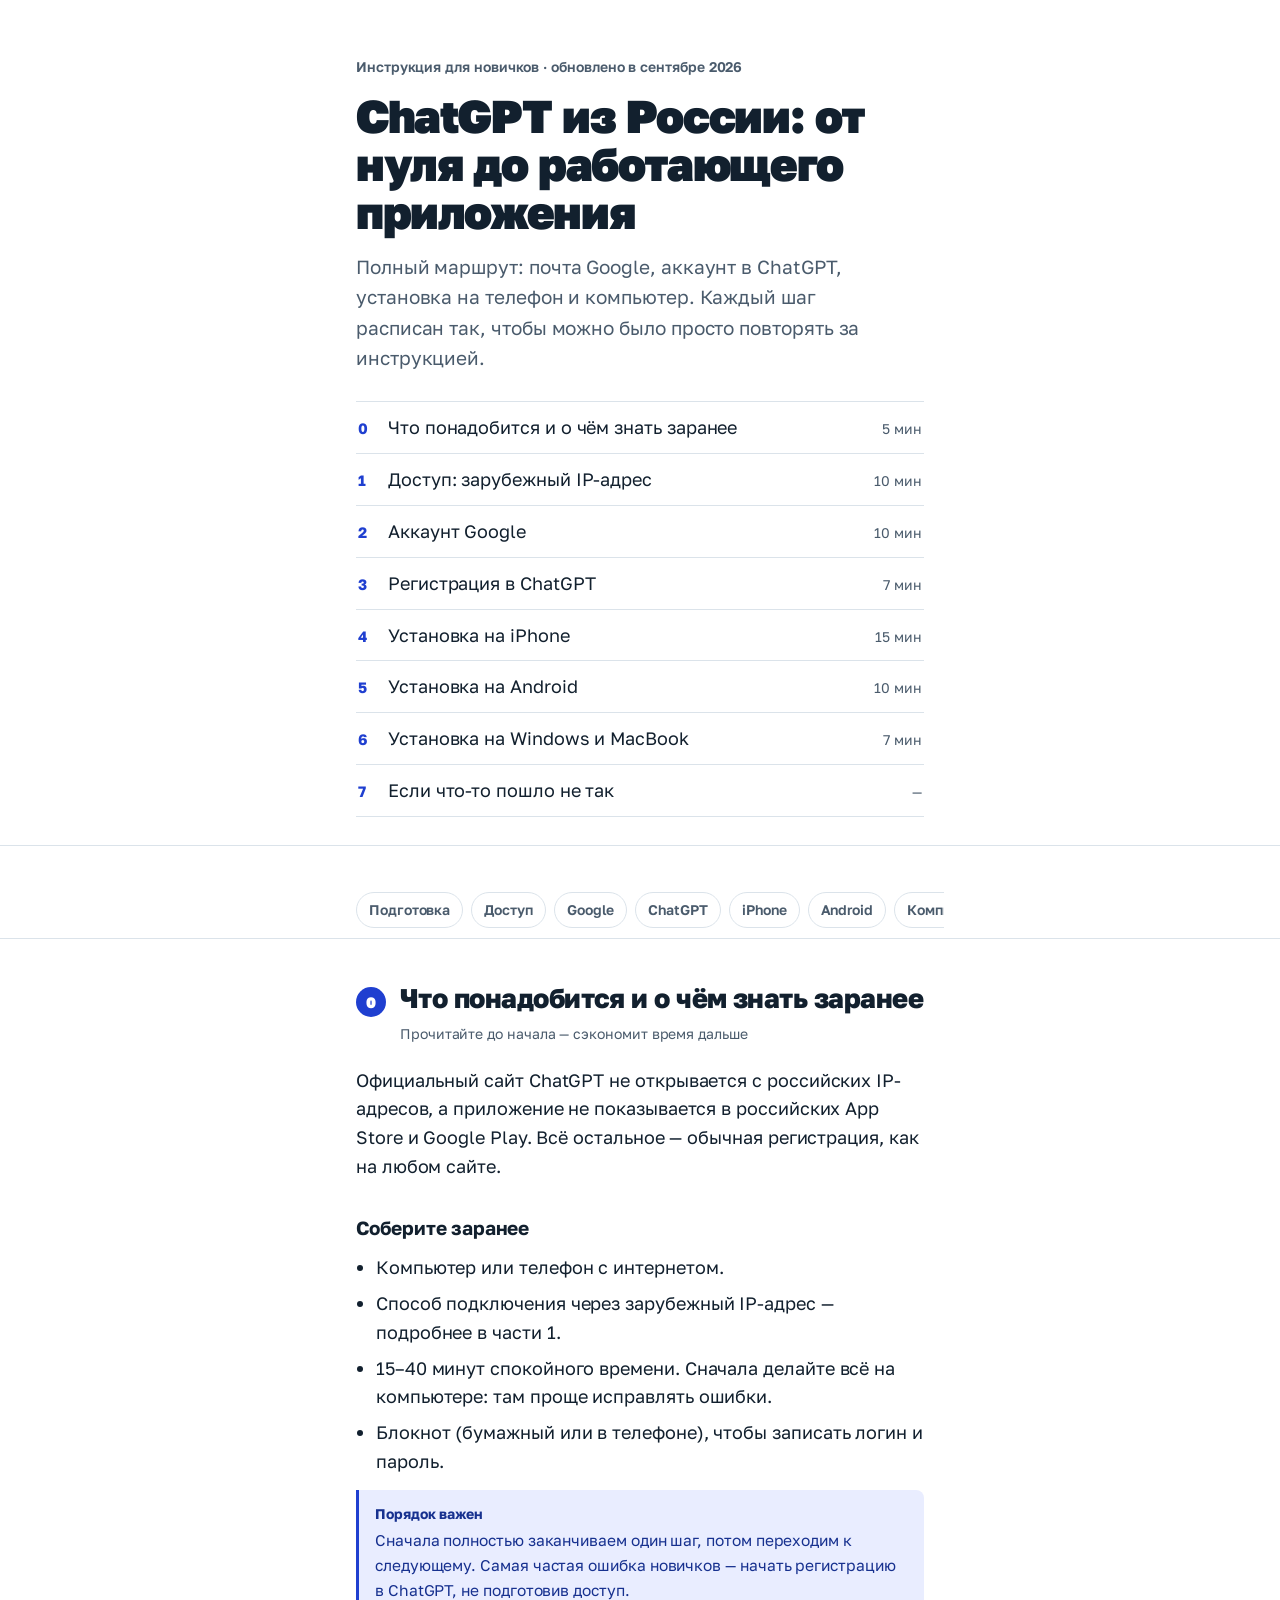
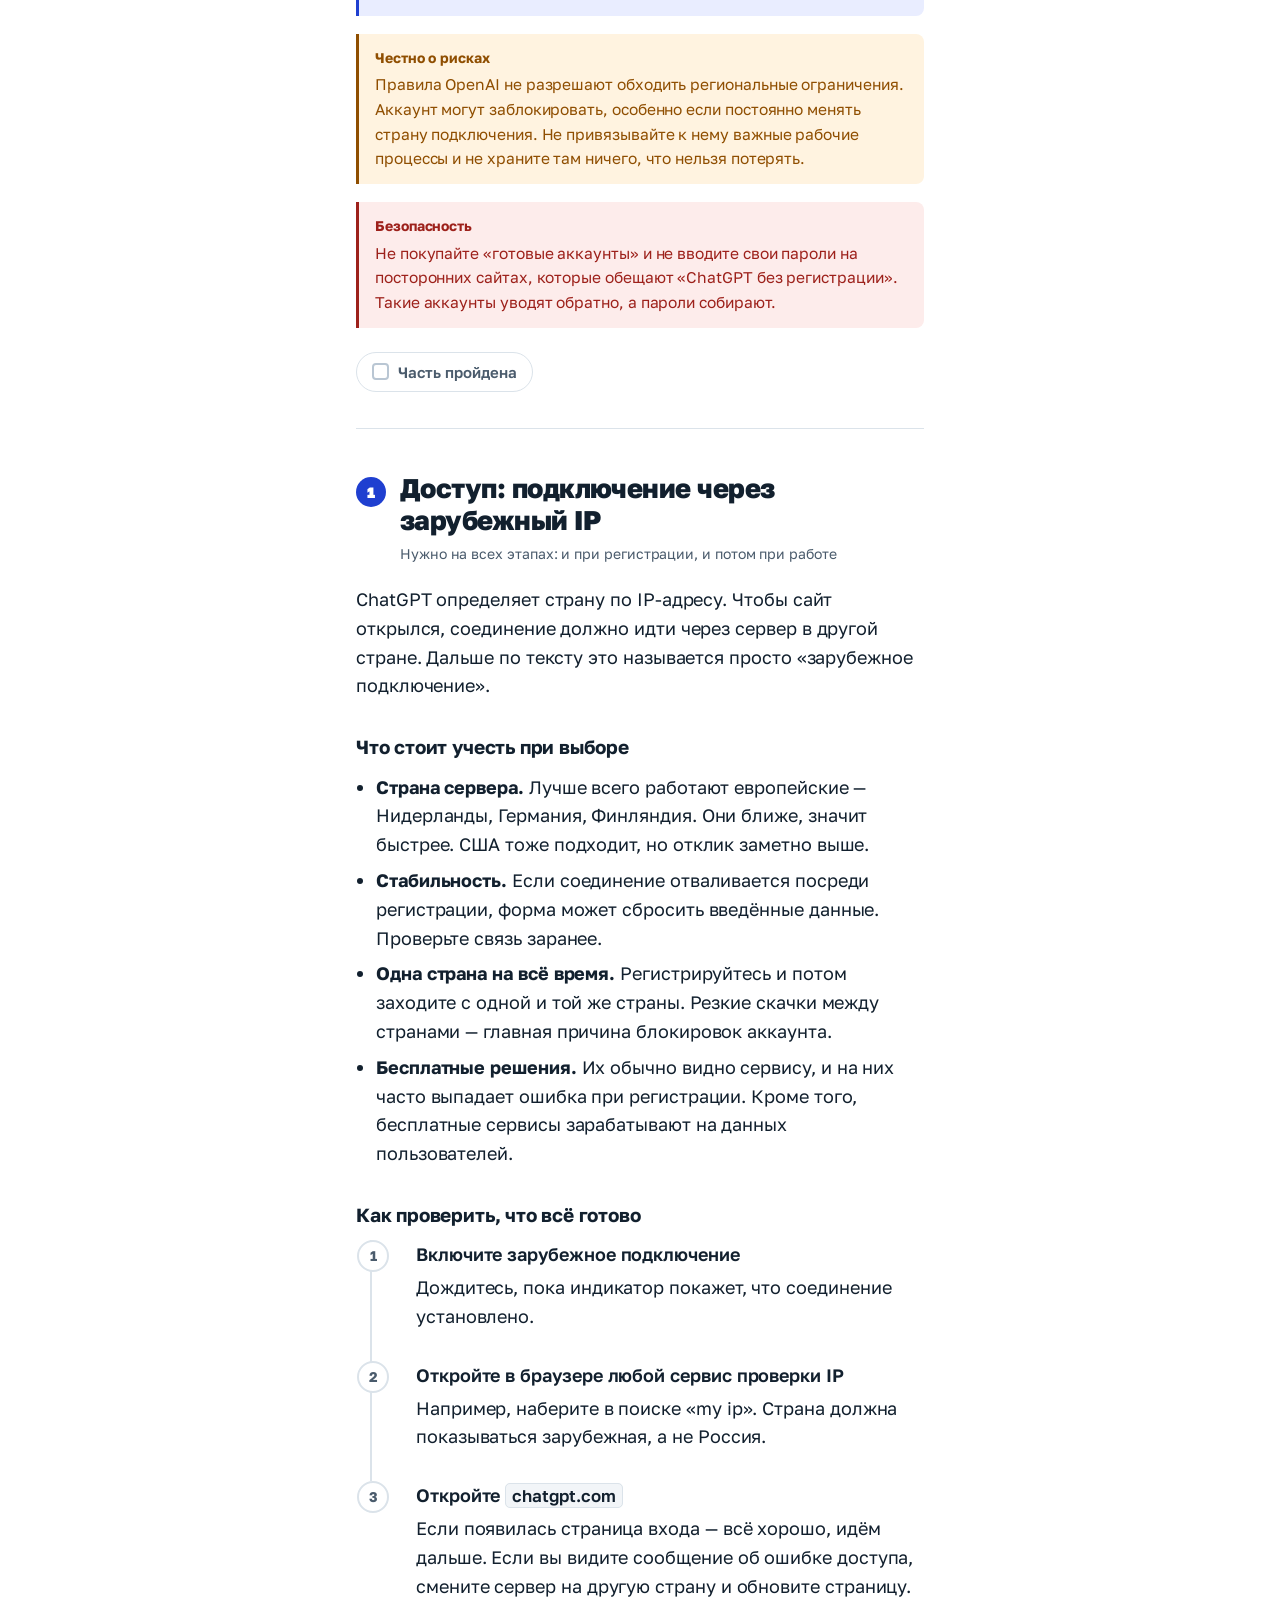
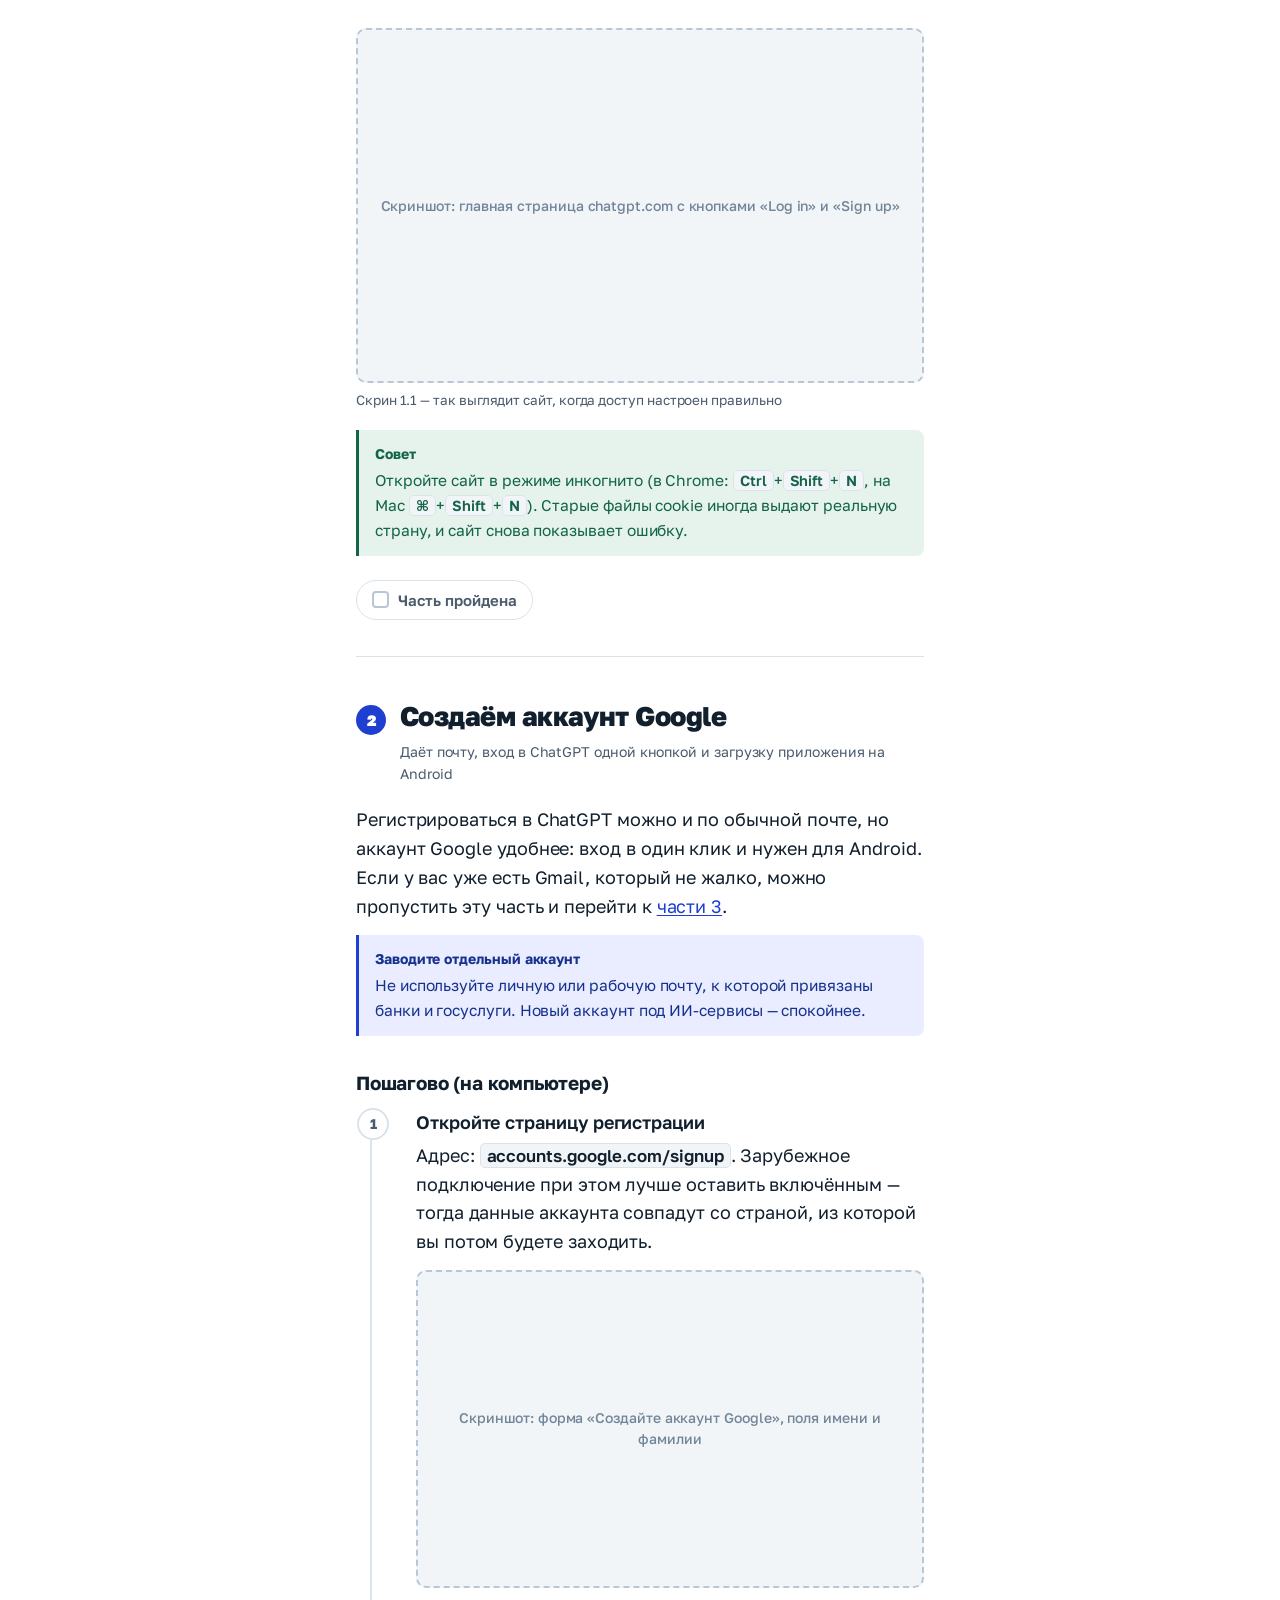
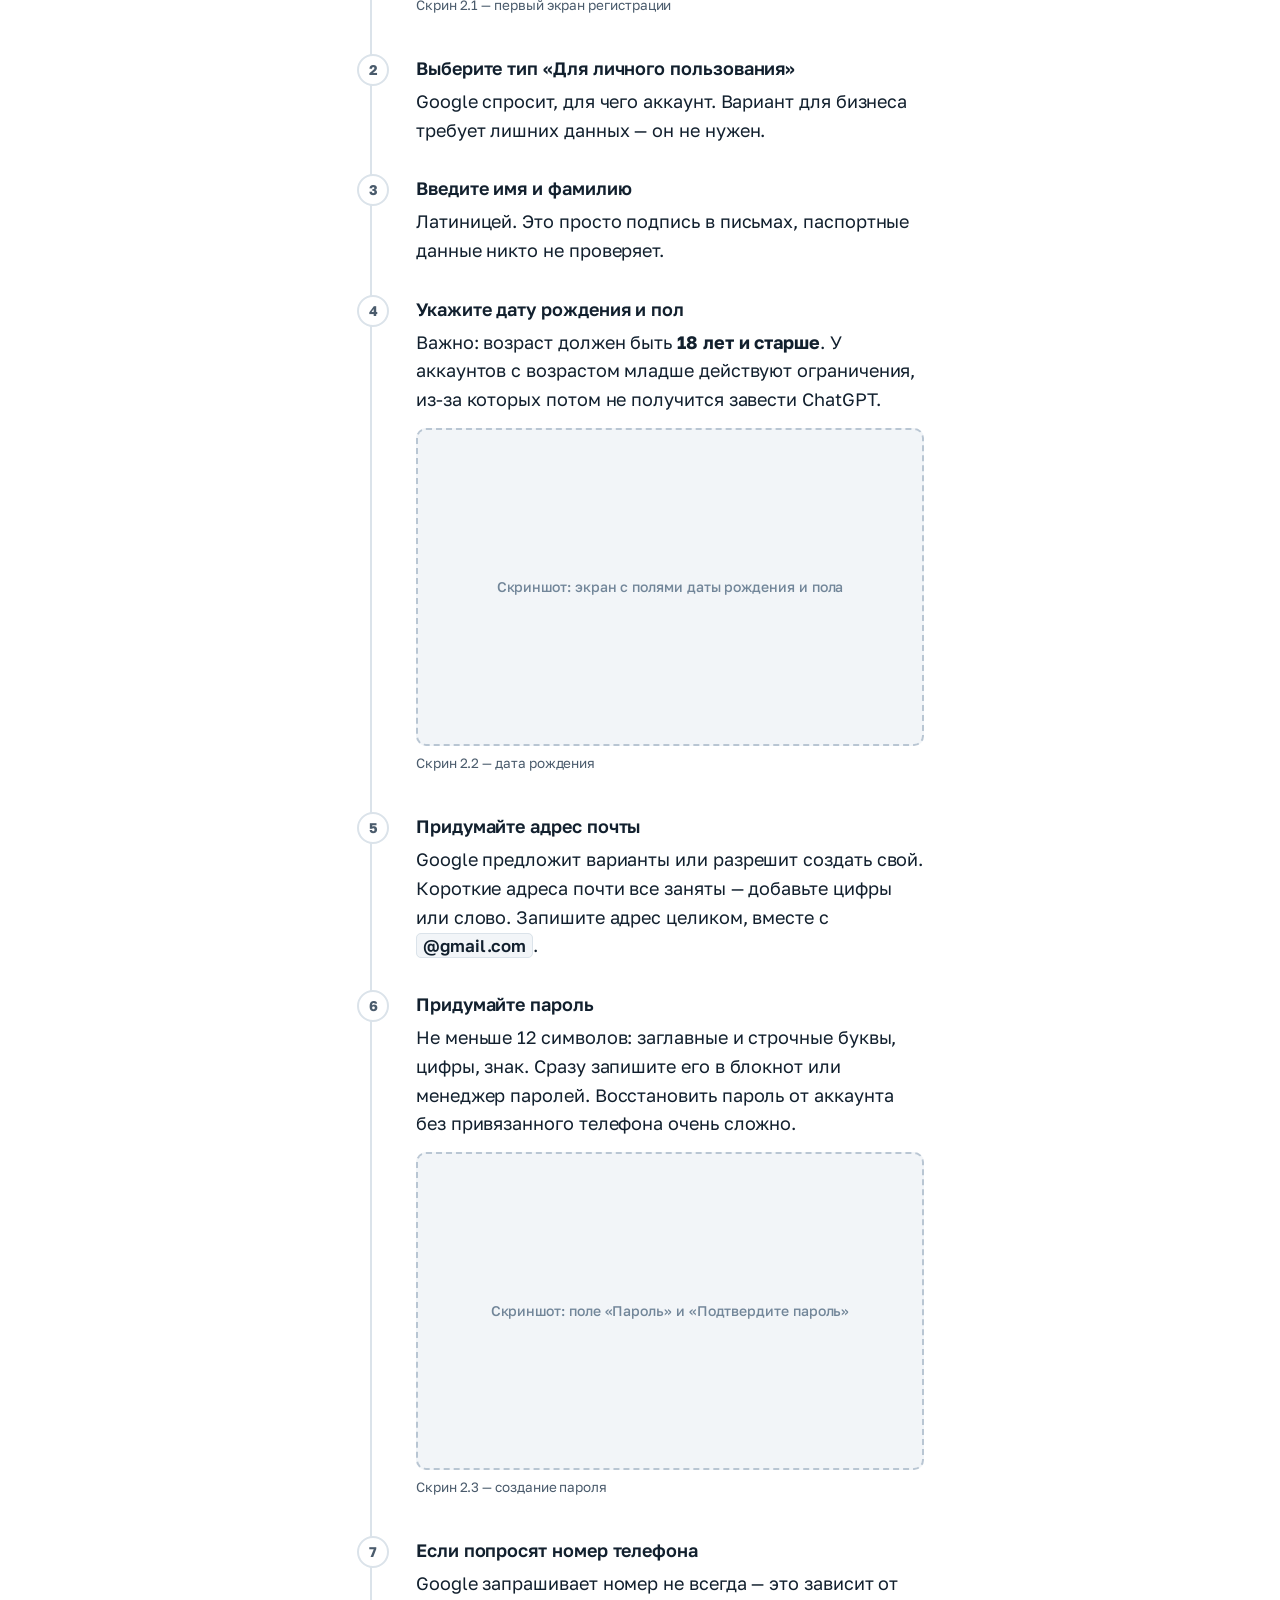
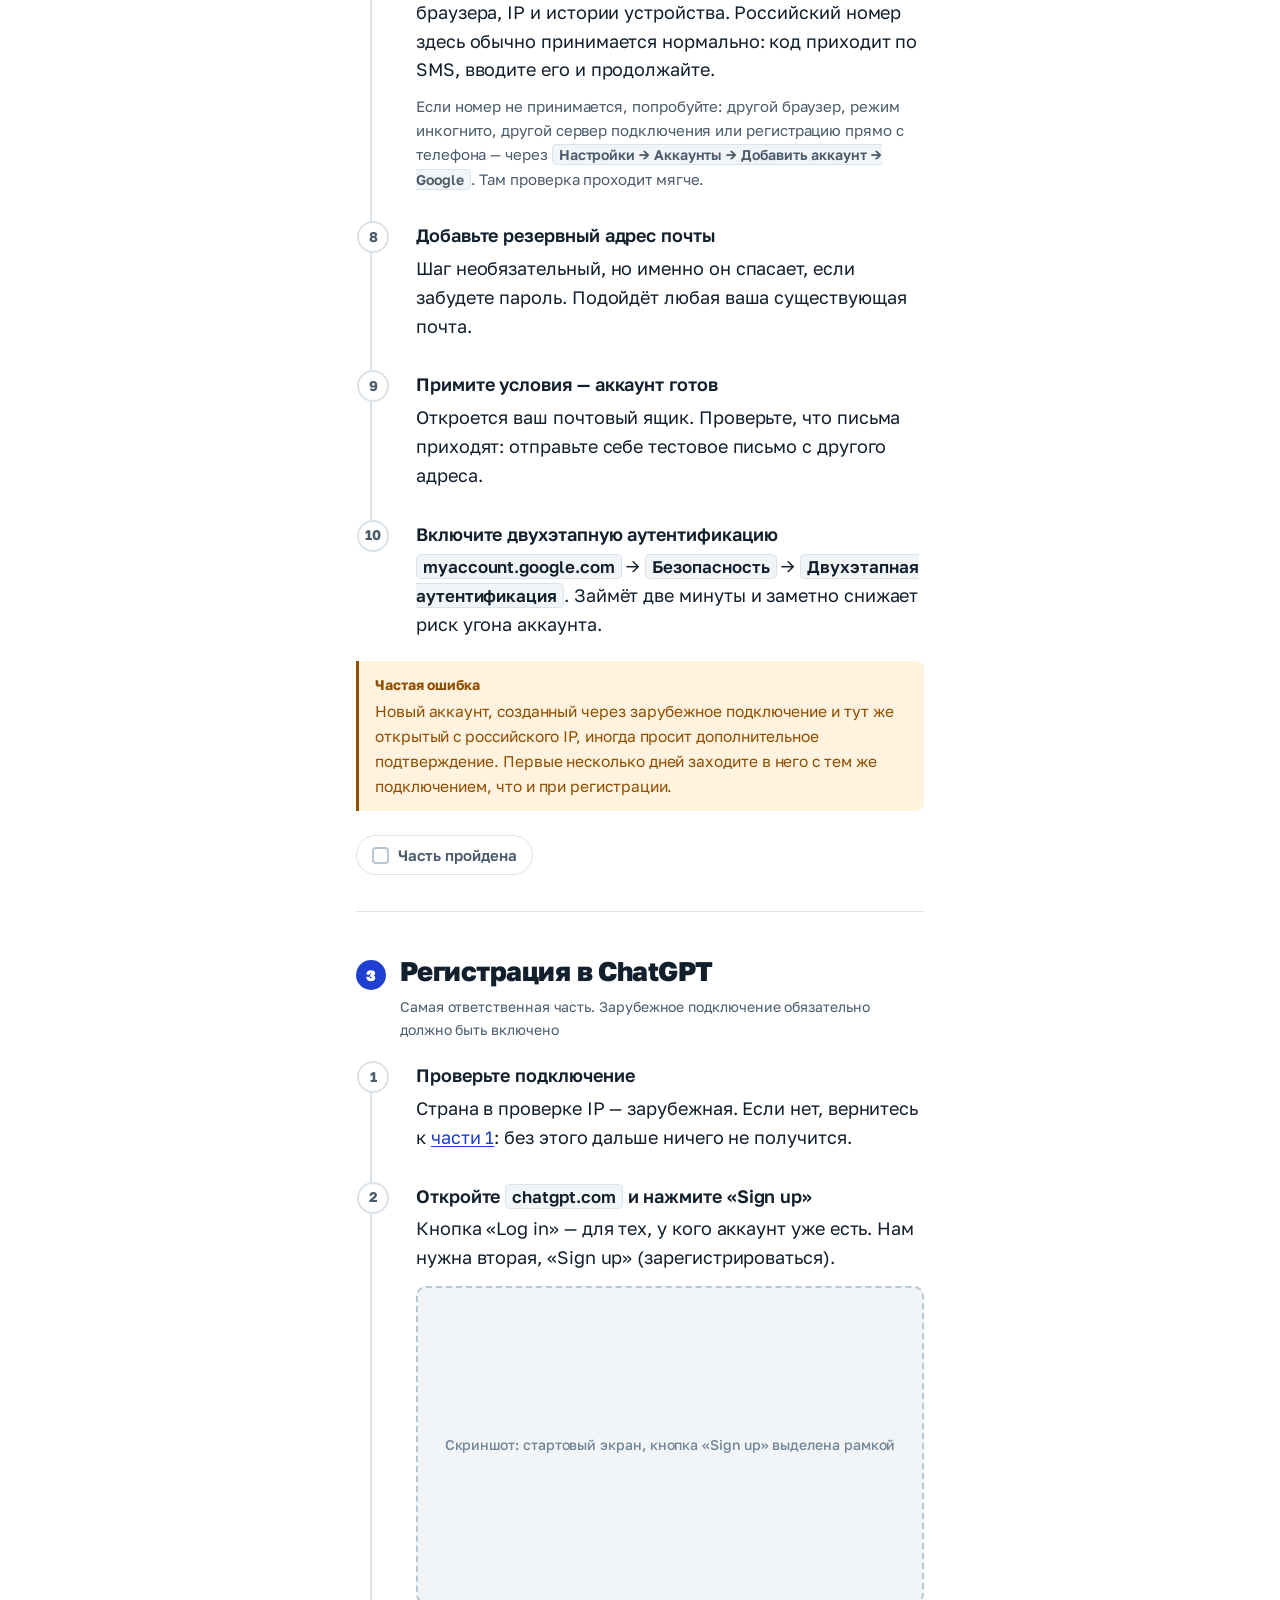
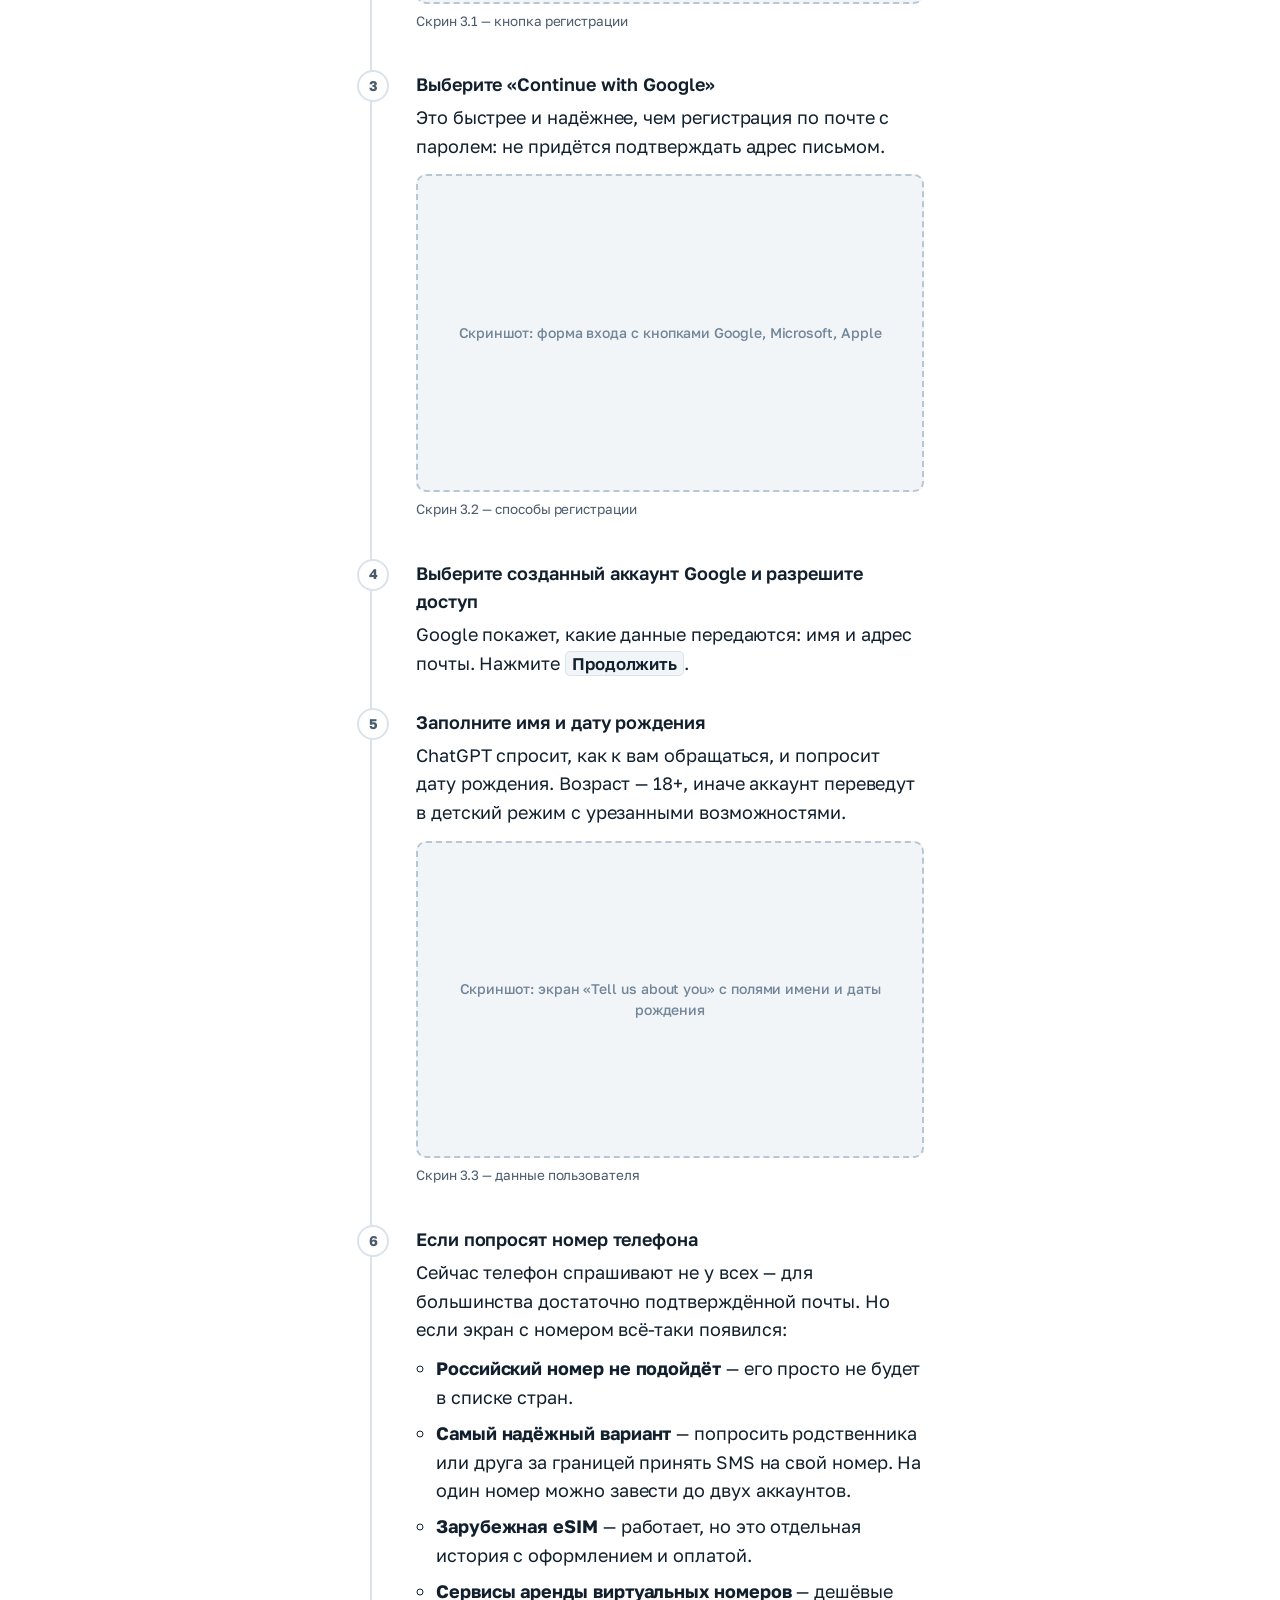
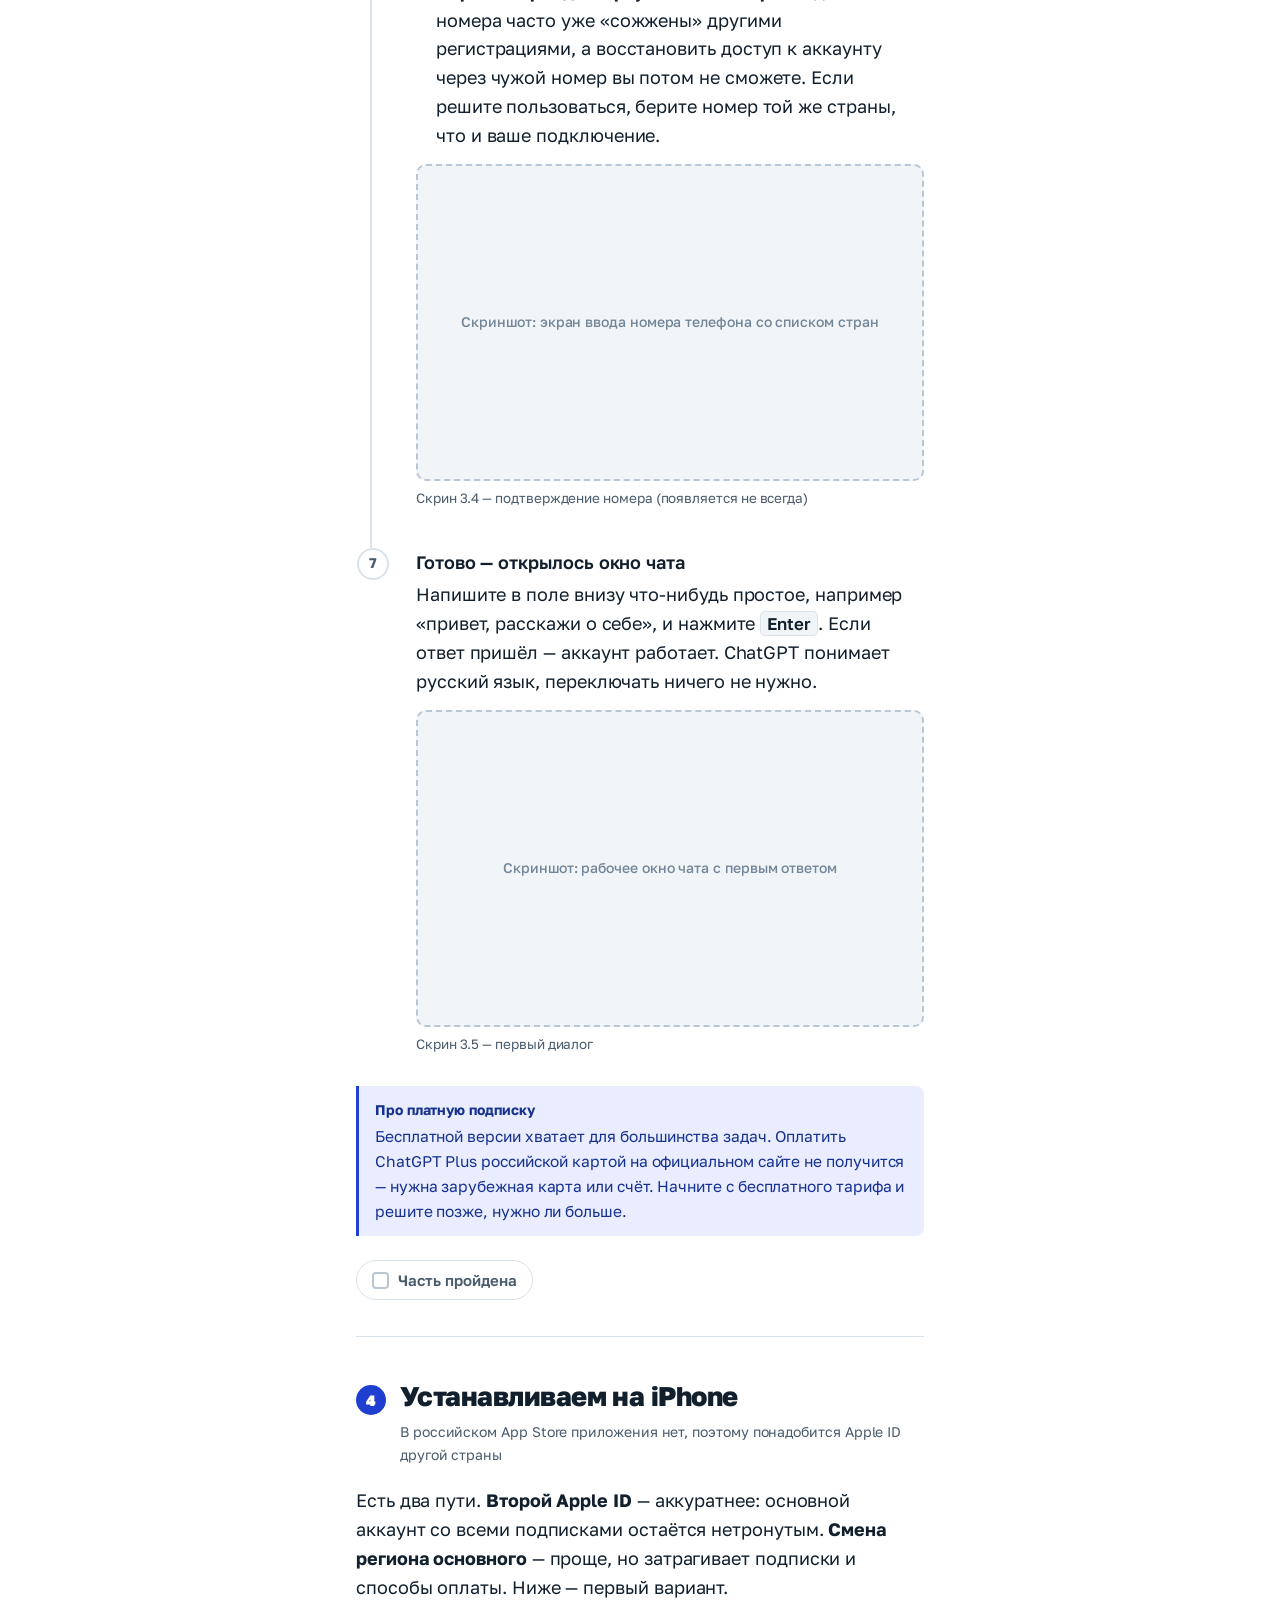
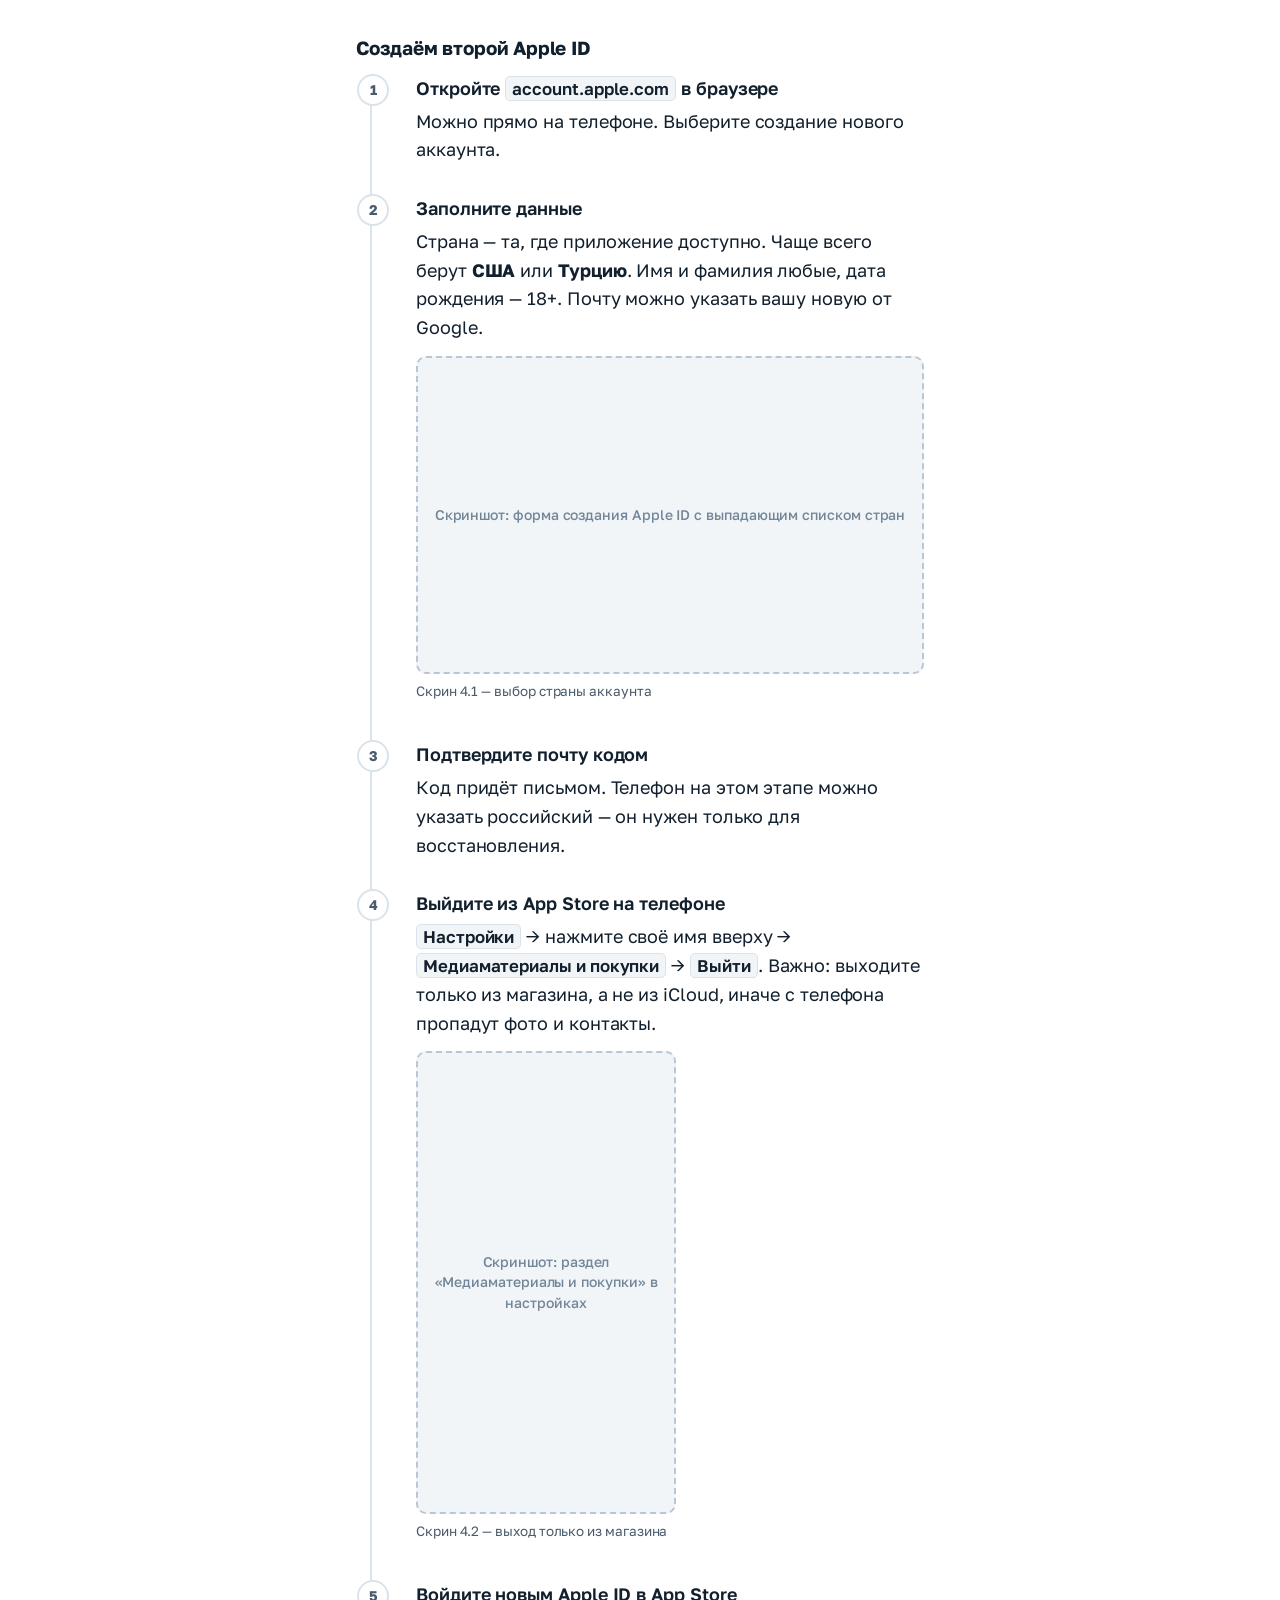
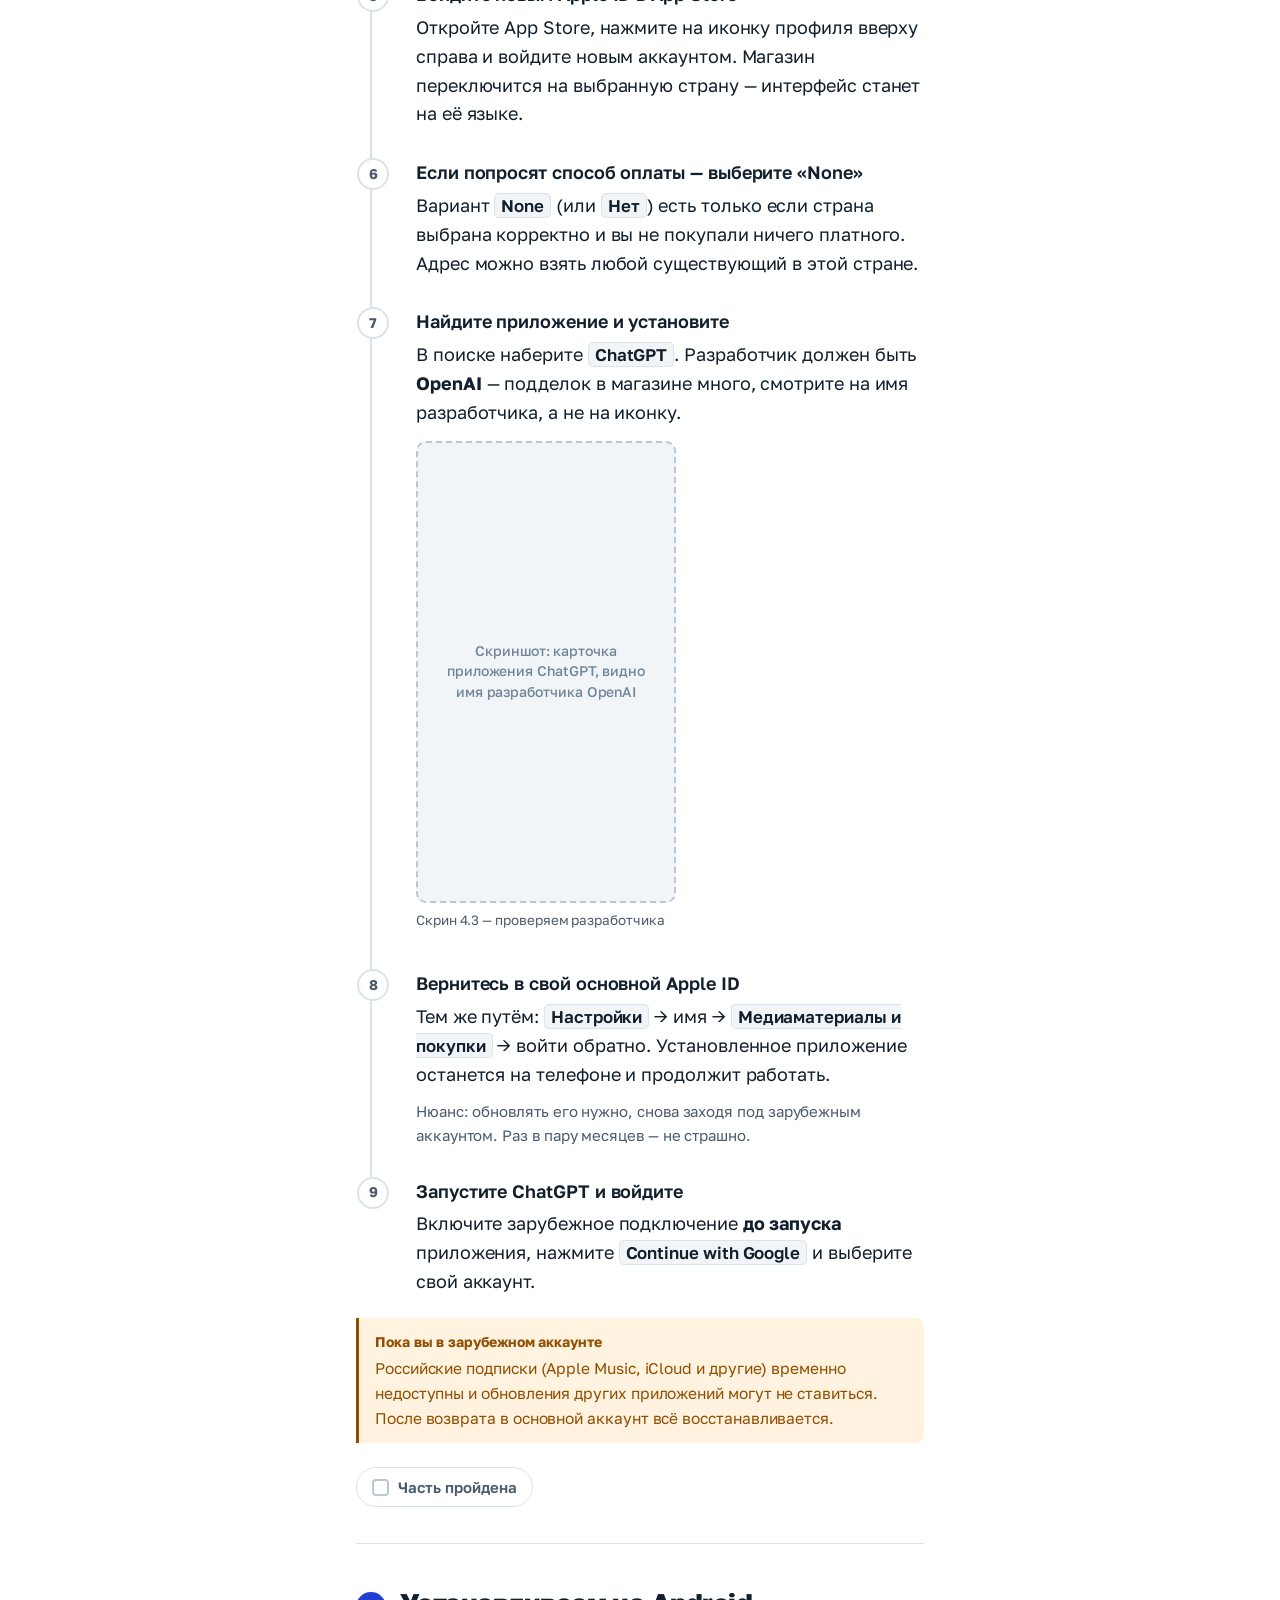
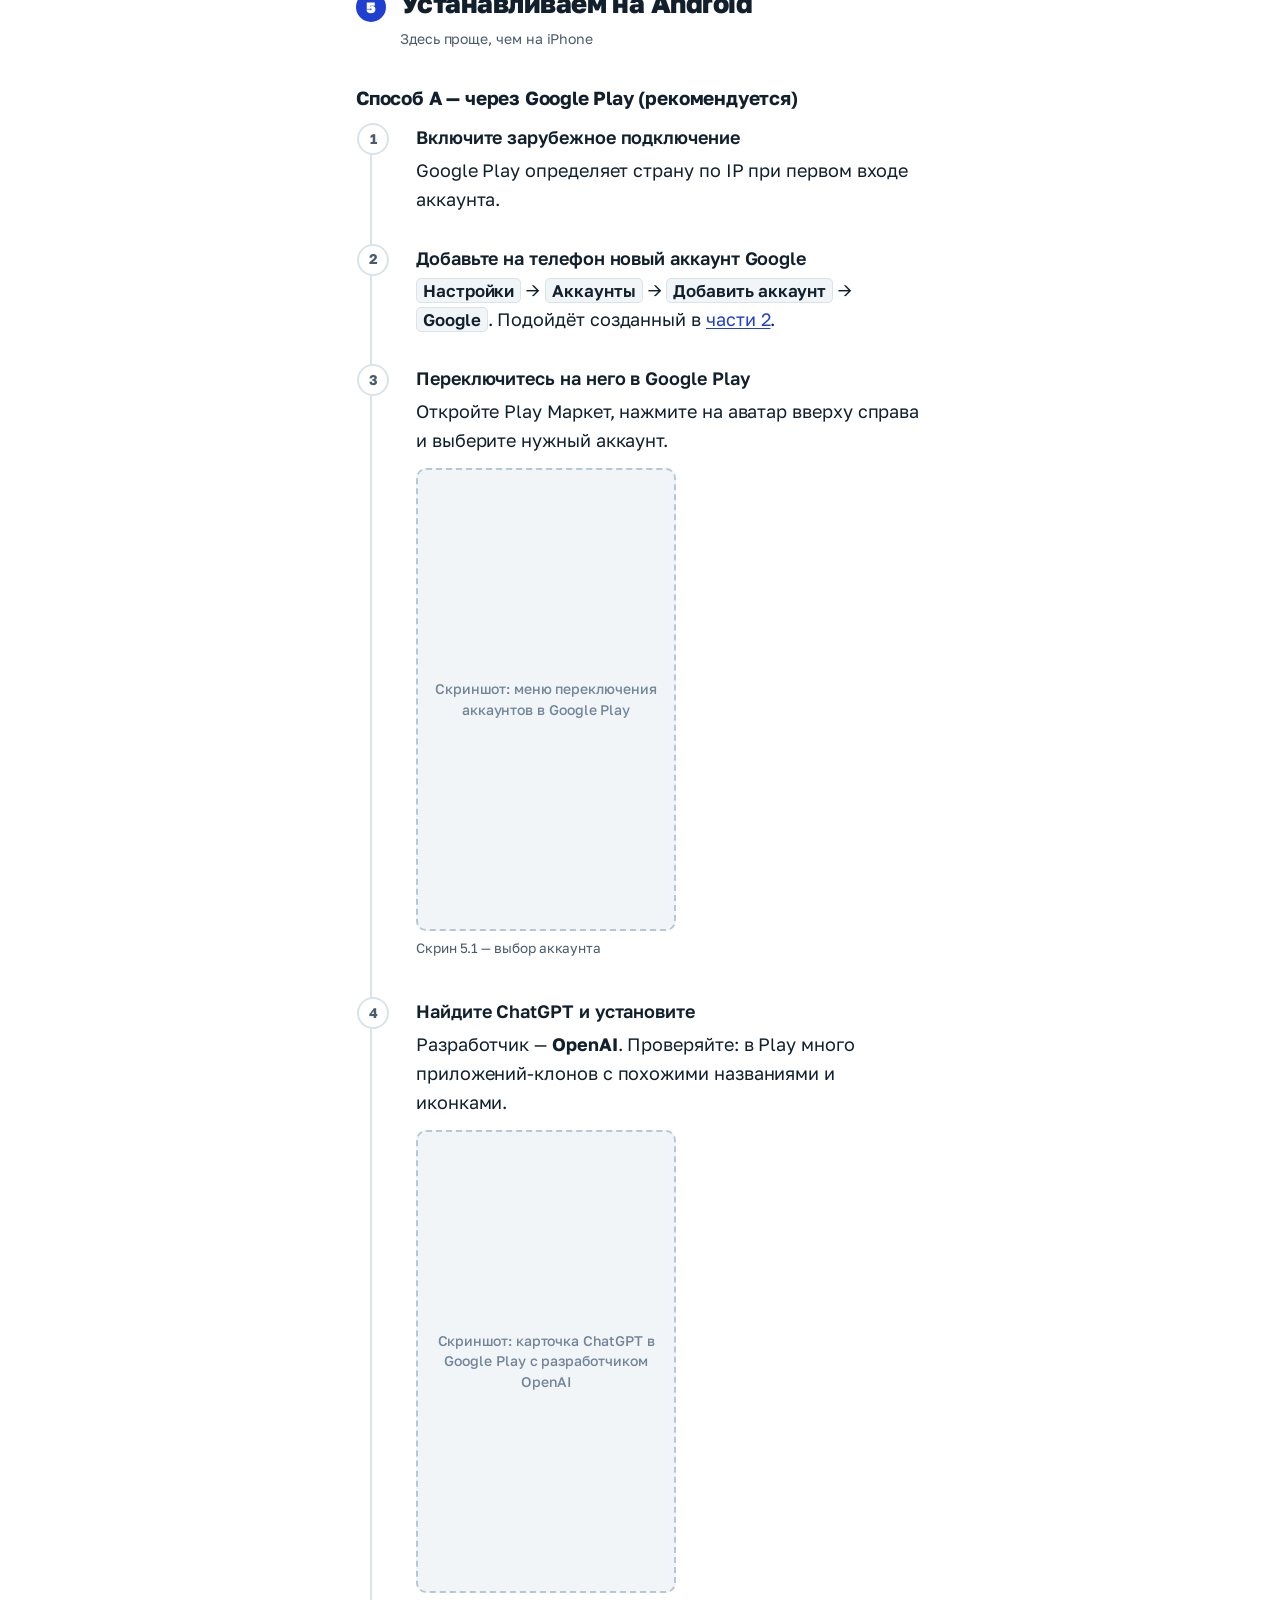
<file: chatgpt-instrukciya.html>
<!DOCTYPE html>
<!--
  ============================================================
  ИНСТРУКЦИЯ: КАК ВСТАВИТЬ СВОИ СКРИНШОТЫ
  ------------------------------------------------------------
  Каждое место под картинку выглядит в коде так:

      <figure class="shot">
        <div class="shot-slot shot-phone">Описание кадра</div>
        <figcaption>Скрин 2.3 — подпись</figcaption>
      </figure>

  Чтобы поставить свой скриншот, замените строку <div class="shot-slot ...">
  на картинку:

      <img class="shot-img shot-phone" src="img/2-3.png" alt="Подпись">

  Положите файлы в папку img/ рядом с этим HTML.
  Классы кадра: shot-phone (вертикальный) / shot-wide (горизонтальный).
  ============================================================
-->
<html lang="ru">
<head>
<meta charset="utf-8">
<meta name="viewport" content="width=device-width, initial-scale=1">
<title>ChatGPT из России — пошаговая инструкция</title>
<link rel="preconnect" href="https://fonts.googleapis.com">
<link rel="preconnect" href="https://fonts.gstatic.com" crossorigin>
<link href="https://fonts.googleapis.com/css2?family=Golos+Text:wght@400;500;600;700;900&display=swap" rel="stylesheet">
<style>
  :root{
    --paper:#ffffff;
    --ink:#12202e;
    --ink-soft:#4a5b6c;
    --rule:#dbe3ea;
    --wash:#f2f5f8;
    --accent:#1f3fd0;
    --accent-wash:#e9edff;
    --warn:#8f4e00;
    --warn-wash:#fff3e0;
    --danger:#9d211b;
    --danger-wash:#fdeceb;
    --ok:#136448;
    --ok-wash:#e6f3ed;
    --maxw:38rem;
  }

  *{box-sizing:border-box;min-width:0}
  html{-webkit-text-size-adjust:100%;overflow-x:hidden}
  body{
    margin:0;
    overflow-x:hidden;
    overflow-wrap:break-word;
    word-break:normal;
    background:var(--paper);
    color:var(--ink);
    font-family:"Golos Text","Segoe UI",system-ui,-apple-system,Roboto,Arial,sans-serif;
    font-size:17px;
    line-height:1.6;
    letter-spacing:-0.004em;
  }
  .wrap{max-width:var(--maxw);margin:0 auto;padding:0 20px}

  a{color:var(--accent);text-decoration:underline;text-underline-offset:2px;text-decoration-thickness:1px}
  a:focus-visible,button:focus-visible,summary:focus-visible{outline:3px solid var(--accent);outline-offset:3px;border-radius:3px}

  /* ---------- шапка ---------- */
  header.hero{padding:56px 0 28px;border-bottom:1px solid var(--rule)}
  .kicker{font-size:14px;font-weight:600;color:var(--ink-soft);margin:0 0 14px}
  h1{
    font-size:clamp(34px,9vw,46px);
    line-height:1.04;
    font-weight:900;
    letter-spacing:-0.03em;
    margin:0 0 16px;
  }
  .lede{font-size:19px;color:var(--ink-soft);margin:0 0 28px;max-width:32rem}

  .route{list-style:none;margin:0;padding:0;border-top:1px solid var(--rule)}
  .route li{
    display:flex;gap:12px;align-items:baseline;flex-wrap:wrap;
    padding:11px 2px;border-bottom:1px solid var(--rule);
  }
  .route b{font-weight:700;color:var(--accent);flex:0 0 auto;min-width:1.2em;font-size:15px}
  .route a{flex:1 1 12rem;min-width:0}
  .route span{display:inline}
  .route em{font-style:normal;color:var(--ink-soft);font-size:14px;white-space:nowrap}
  .route a{color:inherit;text-decoration:none}
  .route a:hover span{text-decoration:underline}

  /* ---------- липкая навигация ---------- */
  nav.chips{
    position:sticky;top:0;z-index:20;
    background:rgba(255,255,255,.94);
    backdrop-filter:saturate(140%) blur(8px);
    border-bottom:1px solid var(--rule);
    margin-top:36px;
  }
  .chips-scroll{
    display:flex;gap:8px;overflow-x:auto;padding:10px 20px;
    max-width:var(--maxw);margin:0 auto;
    scrollbar-width:none;
  }
  .chips-scroll::-webkit-scrollbar{display:none}
  .chip{
    flex:0 0 auto;font-size:14px;font-weight:600;
    padding:6px 12px;border:1px solid var(--rule);border-radius:999px;
    color:var(--ink-soft);text-decoration:none;background:var(--paper);
  }
  .chip[data-done="1"]{border-color:var(--ok);color:var(--ok);background:var(--ok-wash)}
  .chip[data-done="1"]::before{content:"✓ "}

  /* ---------- части ---------- */
  section.part{padding:44px 0 8px;border-bottom:1px solid var(--rule)}
  .part-head{display:flex;gap:14px;align-items:flex-start;margin-bottom:6px}
  .part-num{
    font-weight:900;font-size:15px;color:var(--paper);background:var(--accent);
    width:30px;height:30px;border-radius:50%;
    display:flex;align-items:center;justify-content:center;flex:0 0 auto;margin-top:4px;
  }
  h2{font-size:27px;line-height:1.18;font-weight:800;letter-spacing:-0.02em;margin:0}
  .part-meta{font-size:14px;color:var(--ink-soft);margin:2px 0 20px 44px}

  h3{font-size:19px;font-weight:700;margin:32px 0 10px;letter-spacing:-0.01em}
  p{margin:0 0 14px}
  .muted{color:var(--ink-soft)}
  .small{font-size:15px}

  /* ---------- шаги ---------- */
  ol.steps{list-style:none;margin:0 0 8px;padding:0;counter-reset:st}
  ol.steps>li{
    counter-increment:st;
    position:relative;
    padding:0 0 20px 44px;
    border-left:2px solid var(--rule);
    margin-left:14px;
  }
  ol.steps>li::before{
    content:counter(st);
    position:absolute;left:-15px;top:0;
    width:28px;height:28px;border-radius:50%;
    background:var(--paper);border:2px solid var(--rule);
    font-size:14px;font-weight:700;color:var(--ink-soft);
    display:flex;align-items:center;justify-content:center;
  }
  ol.steps>li:last-child{border-left-color:transparent;padding-bottom:4px}
  ol.steps p{margin:0 0 10px}
  ol.steps .t{font-weight:600;display:block;margin-bottom:4px}

  ul.plain{margin:0 0 14px;padding-left:20px}
  ul.plain li{margin-bottom:7px}

  kbd,.ui{
    font-family:inherit;font-weight:600;font-size:.94em;
    background:var(--wash);border:1px solid var(--rule);border-radius:5px;
    padding:1px 6px;
    white-space:normal;overflow-wrap:anywhere;
  }

  /* ---------- врезки ---------- */
  .note{border-left:3px solid;padding:13px 16px;margin:0 0 18px;border-radius:0 8px 8px 0;font-size:15.5px}
  .note p:last-child{margin-bottom:0}
  .note .lbl{font-weight:700;display:block;margin-bottom:3px;font-size:14px}
  .note.warn{border-color:var(--warn);background:var(--warn-wash);color:var(--warn)}
  .note.danger{border-color:var(--danger);background:var(--danger-wash);color:var(--danger)}
  .note.tip{border-color:var(--ok);background:var(--ok-wash);color:var(--ok)}
  .note.info{border-color:var(--accent);background:var(--accent-wash);color:#17318f}
  .note a{color:inherit}

  /* ---------- скриншоты ---------- */
  figure.shot{margin:14px 0 18px}
  .shot-slot{
    border:2px dashed #b9c6d3;border-radius:10px;background:var(--wash);
    color:#728699;display:flex;align-items:center;justify-content:center;
    text-align:center;padding:16px;font-size:14px;line-height:1.45;font-weight:500;
  }
  .shot-img{display:block;width:100%;border:1px solid var(--rule);border-radius:10px}
  .shot-wide{aspect-ratio:16/10;width:100%}
  .shot-phone{aspect-ratio:9/16;max-width:220px;margin-left:0}
  img.shot-phone{height:auto}
  figcaption{font-size:13.5px;color:var(--ink-soft);margin-top:7px}

  /* ---------- галочка «сделано» ---------- */
  .done-btn{
    display:inline-flex;align-items:center;gap:9px;cursor:pointer;
    font:inherit;font-size:15px;font-weight:600;color:var(--ink-soft);
    background:none;border:1px solid var(--rule);border-radius:999px;
    padding:7px 15px;margin:6px 0 28px;
  }
  .done-btn .box{
    width:17px;height:17px;border:2px solid #b9c6d3;border-radius:4px;flex:0 0 auto;
  }
  .done-btn[aria-pressed="true"]{color:var(--ok);border-color:var(--ok);background:var(--ok-wash)}
  .done-btn[aria-pressed="true"] .box{
    background:var(--ok);border-color:var(--ok);
    background-image:linear-gradient(45deg,transparent 45%,#fff 45%,#fff 55%,transparent 55%);
  }

  /* ---------- таблица ---------- */
  table{width:100%;max-width:100%;table-layout:fixed;border-collapse:collapse;font-size:15px;margin:0 0 18px}
  th,td{text-align:left;padding:10px 8px;border-bottom:1px solid var(--rule);vertical-align:top;overflow-wrap:anywhere}
  th{font-weight:700;font-size:13.5px;color:var(--ink-soft)}

  /* ---------- FAQ ---------- */
  details{border-bottom:1px solid var(--rule);padding:13px 0}
  summary{cursor:pointer;font-weight:600;list-style:none}
  summary::-webkit-details-marker{display:none}
  summary::after{content:"+";float:right;color:var(--accent);font-weight:700}
  details[open] summary::after{content:"–"}
  details p{margin:10px 0 0;color:var(--ink-soft);font-size:15.5px}

  footer{padding:34px 0 60px;font-size:14px;color:var(--ink-soft)}

  .editor-note{
    background:#fffbe6;border:1px dashed #d9c98a;border-radius:10px;
    padding:14px 16px;margin:26px 0 0;font-size:14.5px;color:#6b5a16;
  }
  .editor-note p:last-child{margin-bottom:0}

  @media (max-width:480px){
    .wrap{padding:0 16px}
    ol.steps>li{padding-left:34px;margin-left:11px}
    ol.steps>li::before{width:24px;height:24px;left:-13px;font-size:13px}
    h1{font-size:clamp(29px,8.4vw,40px)}
    .note{padding:12px 13px}
    th,td{padding:9px 5px;font-size:14.5px}
    .chips-scroll{padding:10px 16px}
  }
  @media (min-width:720px){
    body{font-size:18px}
    .shot-phone{max-width:260px}
  }
  @media (prefers-reduced-motion:reduce){*{transition:none!important;animation:none!important}}
  @media print{
    nav.chips,.done-btn,.editor-note{display:none}
    body{font-size:11.5pt}
    .shot-slot{min-height:0;aspect-ratio:auto;padding:24px}
    section.part{break-inside:auto;page-break-before:always}
    details{page-break-inside:avoid}
    details[open] p{display:block}
  }
</style>
</head>
<body>

<header class="hero">
  <div class="wrap">
    <p class="kicker">Инструкция для новичков · обновлено в сентябре 2026</p>
    <h1>ChatGPT из России: от нуля до работающего приложения</h1>
    <p class="lede">Полный маршрут: почта Google, аккаунт в ChatGPT, установка на телефон и компьютер. Каждый шаг расписан так, чтобы можно было просто повторять за инструкцией.</p>

    <ol class="route">
      <li><b>0</b><a href="#p0"><span>Что понадобится и о чём знать заранее</span></a><em>5 мин</em></li>
      <li><b>1</b><a href="#p1"><span>Доступ: зарубежный IP-адрес</span></a><em>10 мин</em></li>
      <li><b>2</b><a href="#p2"><span>Аккаунт Google</span></a><em>10 мин</em></li>
      <li><b>3</b><a href="#p3"><span>Регистрация в ChatGPT</span></a><em>7 мин</em></li>
      <li><b>4</b><a href="#p4"><span>Установка на iPhone</span></a><em>15 мин</em></li>
      <li><b>5</b><a href="#p5"><span>Установка на Android</span></a><em>10 мин</em></li>
      <li><b>6</b><a href="#p6"><span>Установка на Windows и MacBook</span></a><em>7 мин</em></li>
      <li><b>7</b><a href="#p7"><span>Если что-то пошло не так</span></a><em>—</em></li>
    </ol>
  </div>
</header>

<nav class="chips" aria-label="Разделы">
  <div class="chips-scroll">
    <a class="chip" href="#p0" data-chip="p0">Подготовка</a>
    <a class="chip" href="#p1" data-chip="p1">Доступ</a>
    <a class="chip" href="#p2" data-chip="p2">Google</a>
    <a class="chip" href="#p3" data-chip="p3">ChatGPT</a>
    <a class="chip" href="#p4" data-chip="p4">iPhone</a>
    <a class="chip" href="#p5" data-chip="p5">Android</a>
    <a class="chip" href="#p6" data-chip="p6">Компьютер</a>
    <a class="chip" href="#p7" data-chip="p7">Проблемы</a>
    <a class="chip" href="#faq" data-chip="faq">Вопросы</a>
  </div>
</nav>

<main class="wrap">

<!-- ================= ЧАСТЬ 0 ================= -->
<section class="part" id="p0">
  <div class="part-head">
    <div class="part-num">0</div>
    <h2>Что понадобится и о чём знать заранее</h2>
  </div>
  <p class="part-meta">Прочитайте до начала — сэкономит время дальше</p>

  <p>Официальный сайт ChatGPT не открывается с российских IP-адресов, а приложение не показывается в российских App Store и Google Play. Всё остальное — обычная регистрация, как на любом сайте.</p>

  <h3>Соберите заранее</h3>
  <ul class="plain">
    <li>Компьютер или телефон с интернетом.</li>
    <li>Способ подключения через зарубежный IP-адрес — подробнее в части&nbsp;1.</li>
    <li>15–40 минут спокойного времени. Сначала делайте всё на компьютере: там проще исправлять ошибки.</li>
    <li>Блокнот (бумажный или в телефоне), чтобы записать логин и пароль.</li>
  </ul>

  <div class="note info">
    <span class="lbl">Порядок важен</span>
    <p>Сначала полностью заканчиваем один шаг, потом переходим к следующему. Самая частая ошибка новичков — начать регистрацию в ChatGPT, не подготовив доступ.</p>
  </div>

  <div class="note warn">
    <span class="lbl">Честно о рисках</span>
    <p>Правила OpenAI не разрешают обходить региональные ограничения. Аккаунт могут заблокировать, особенно если постоянно менять страну подключения. Не привязывайте к нему важные рабочие процессы и не храните там ничего, что нельзя потерять.</p>
  </div>

  <div class="note danger">
    <span class="lbl">Безопасность</span>
    <p>Не покупайте «готовые аккаунты» и не вводите свои пароли на посторонних сайтах, которые обещают «ChatGPT без регистрации». Такие аккаунты уводят обратно, а пароли собирают.</p>
  </div>

  <button class="done-btn" aria-pressed="false" data-for="p0"><span class="box"></span>Часть пройдена</button>
</section>

<!-- ================= ЧАСТЬ 1 ================= -->
<section class="part" id="p1">
  <div class="part-head">
    <div class="part-num">1</div>
    <h2>Доступ: подключение через зарубежный IP</h2>
  </div>
  <p class="part-meta">Нужно на всех этапах: и при регистрации, и потом при работе</p>

  <p>ChatGPT определяет страну по IP-адресу. Чтобы сайт открылся, соединение должно идти через сервер в другой стране. Дальше по тексту это называется просто «зарубежное подключение».</p>

  <h3>Что стоит учесть при выборе</h3>
  <ul class="plain">
    <li><b>Страна сервера.</b> Лучше всего работают европейские — Нидерланды, Германия, Финляндия. Они ближе, значит быстрее. США тоже подходит, но отклик заметно выше.</li>
    <li><b>Стабильность.</b> Если соединение отваливается посреди регистрации, форма может сбросить введённые данные. Проверьте связь заранее.</li>
    <li><b>Одна страна на всё время.</b> Регистрируйтесь и потом заходите с одной и той же страны. Резкие скачки между странами — главная причина блокировок аккаунта.</li>
    <li><b>Бесплатные решения.</b> Их обычно видно сервису, и на них часто выпадает ошибка при регистрации. Кроме того, бесплатные сервисы зарабатывают на данных пользователей.</li>
  </ul>

  <h3>Как проверить, что всё готово</h3>
  <ol class="steps">
    <li><span class="t">Включите зарубежное подключение</span>
      <p>Дождитесь, пока индикатор покажет, что соединение установлено.</p></li>
    <li><span class="t">Откройте в браузере любой сервис проверки IP</span>
      <p>Например, наберите в поиске «my ip». Страна должна показываться зарубежная, а не Россия.</p></li>
    <li><span class="t">Откройте <span class="ui">chatgpt.com</span></span>
      <p>Если появилась страница входа — всё хорошо, идём дальше. Если вы видите сообщение об ошибке доступа, смените сервер на другую страну и обновите страницу.</p></li>
  </ol>

  <figure class="shot">
    <div class="shot-slot shot-wide">Скриншот: главная страница chatgpt.com с кнопками «Log in» и «Sign up»</div>
    <figcaption>Скрин 1.1 — так выглядит сайт, когда доступ настроен правильно</figcaption>
  </figure>

  <div class="note tip">
    <span class="lbl">Совет</span>
    <p>Откройте сайт в режиме инкогнито (в Chrome: <span class="ui">Ctrl</span>+<span class="ui">Shift</span>+<span class="ui">N</span>, на Mac <span class="ui">⌘</span>+<span class="ui">Shift</span>+<span class="ui">N</span>). Старые файлы cookie иногда выдают реальную страну, и сайт снова показывает ошибку.</p>
  </div>

  <button class="done-btn" aria-pressed="false" data-for="p1"><span class="box"></span>Часть пройдена</button>
</section>

<!-- ================= ЧАСТЬ 2 ================= -->
<section class="part" id="p2">
  <div class="part-head">
    <div class="part-num">2</div>
    <h2>Создаём аккаунт Google</h2>
  </div>
  <p class="part-meta">Даёт почту, вход в ChatGPT одной кнопкой и загрузку приложения на Android</p>

  <p>Регистрироваться в ChatGPT можно и по обычной почте, но аккаунт Google удобнее: вход в один клик и нужен для Android. Если у вас уже есть Gmail, который не жалко, можно пропустить эту часть и перейти к&nbsp;<a href="#p3">части&nbsp;3</a>.</p>

  <div class="note info">
    <span class="lbl">Заводите отдельный аккаунт</span>
    <p>Не используйте личную или рабочую почту, к которой привязаны банки и госуслуги. Новый аккаунт под ИИ-сервисы — спокойнее.</p>
  </div>

  <h3>Пошагово (на компьютере)</h3>
  <ol class="steps">
    <li><span class="t">Откройте страницу регистрации</span>
      <p>Адрес: <span class="ui">accounts.google.com/signup</span>. Зарубежное подключение при этом лучше оставить включённым — тогда данные аккаунта совпадут со страной, из которой вы потом будете заходить.</p>
      <figure class="shot">
        <div class="shot-slot shot-wide">Скриншот: форма «Создайте аккаунт Google», поля имени и фамилии</div>
        <figcaption>Скрин 2.1 — первый экран регистрации</figcaption>
      </figure>
    </li>

    <li><span class="t">Выберите тип «Для личного пользования»</span>
      <p>Google спросит, для чего аккаунт. Вариант для бизнеса требует лишних данных — он не нужен.</p></li>

    <li><span class="t">Введите имя и фамилию</span>
      <p>Латиницей. Это просто подпись в письмах, паспортные данные никто не проверяет.</p></li>

    <li><span class="t">Укажите дату рождения и пол</span>
      <p>Важно: возраст должен быть <b>18 лет и старше</b>. У аккаунтов с возрастом младше действуют ограничения, из-за которых потом не получится завести ChatGPT.</p>
      <figure class="shot">
        <div class="shot-slot shot-wide">Скриншот: экран с полями даты рождения и пола</div>
        <figcaption>Скрин 2.2 — дата рождения</figcaption>
      </figure>
    </li>

    <li><span class="t">Придумайте адрес почты</span>
      <p>Google предложит варианты или разрешит создать свой. Короткие адреса почти все заняты — добавьте цифры или слово. Запишите адрес целиком, вместе с <span class="ui">@gmail.com</span>.</p></li>

    <li><span class="t">Придумайте пароль</span>
      <p>Не меньше 12 символов: заглавные и строчные буквы, цифры, знак. Сразу запишите его в блокнот или менеджер паролей. Восстановить пароль от аккаунта без привязанного телефона очень сложно.</p>
      <figure class="shot">
        <div class="shot-slot shot-wide">Скриншот: поле «Пароль» и «Подтвердите пароль»</div>
        <figcaption>Скрин 2.3 — создание пароля</figcaption>
      </figure>
    </li>

    <li><span class="t">Если попросят номер телефона</span>
      <p>Google запрашивает номер не всегда — это зависит от браузера, IP и истории устройства. Российский номер здесь обычно принимается нормально: код приходит по SMS, вводите его и продолжайте.</p>
      <p class="muted small">Если номер не принимается, попробуйте: другой браузер, режим инкогнито, другой сервер подключения или регистрацию прямо с телефона — через <span class="ui">Настройки → Аккаунты → Добавить аккаунт → Google</span>. Там проверка проходит мягче.</p></li>

    <li><span class="t">Добавьте резервный адрес почты</span>
      <p>Шаг необязательный, но именно он спасает, если забудете пароль. Подойдёт любая ваша существующая почта.</p></li>

    <li><span class="t">Примите условия — аккаунт готов</span>
      <p>Откроется ваш почтовый ящик. Проверьте, что письма приходят: отправьте себе тестовое письмо с другого адреса.</p></li>

    <li><span class="t">Включите двухэтапную аутентификацию</span>
      <p><span class="ui">myaccount.google.com</span> → <span class="ui">Безопасность</span> → <span class="ui">Двухэтапная аутентификация</span>. Займёт две минуты и заметно снижает риск угона аккаунта.</p></li>
  </ol>

  <div class="note warn">
    <span class="lbl">Частая ошибка</span>
    <p>Новый аккаунт, созданный через зарубежное подключение и тут же открытый с российского IP, иногда просит дополнительное подтверждение. Первые несколько дней заходите в него с тем же подключением, что и при регистрации.</p>
  </div>

  <button class="done-btn" aria-pressed="false" data-for="p2"><span class="box"></span>Часть пройдена</button>
</section>

<!-- ================= ЧАСТЬ 3 ================= -->
<section class="part" id="p3">
  <div class="part-head">
    <div class="part-num">3</div>
    <h2>Регистрация в ChatGPT</h2>
  </div>
  <p class="part-meta">Самая ответственная часть. Зарубежное подключение обязательно должно быть включено</p>

  <ol class="steps">
    <li><span class="t">Проверьте подключение</span>
      <p>Страна в проверке IP — зарубежная. Если нет, вернитесь к <a href="#p1">части&nbsp;1</a>: без этого дальше ничего не получится.</p></li>

    <li><span class="t">Откройте <span class="ui">chatgpt.com</span> и нажмите «Sign up»</span>
      <p>Кнопка «Log in» — для тех, у кого аккаунт уже есть. Нам нужна вторая, «Sign up» (зарегистрироваться).</p>
      <figure class="shot">
        <div class="shot-slot shot-wide">Скриншот: стартовый экран, кнопка «Sign up» выделена рамкой</div>
        <figcaption>Скрин 3.1 — кнопка регистрации</figcaption>
      </figure>
    </li>

    <li><span class="t">Выберите «Continue with Google»</span>
      <p>Это быстрее и надёжнее, чем регистрация по почте с паролем: не придётся подтверждать адрес письмом.</p>
      <figure class="shot">
        <div class="shot-slot shot-wide">Скриншот: форма входа с кнопками Google, Microsoft, Apple</div>
        <figcaption>Скрин 3.2 — способы регистрации</figcaption>
      </figure>
    </li>

    <li><span class="t">Выберите созданный аккаунт Google и разрешите доступ</span>
      <p>Google покажет, какие данные передаются: имя и адрес почты. Нажмите <span class="ui">Продолжить</span>.</p></li>

    <li><span class="t">Заполните имя и дату рождения</span>
      <p>ChatGPT спросит, как к вам обращаться, и попросит дату рождения. Возраст — 18+, иначе аккаунт переведут в детский режим с урезанными возможностями.</p>
      <figure class="shot">
        <div class="shot-slot shot-wide">Скриншот: экран «Tell us about you» с полями имени и даты рождения</div>
        <figcaption>Скрин 3.3 — данные пользователя</figcaption>
      </figure>
    </li>

    <li><span class="t">Если попросят номер телефона</span>
      <p>Сейчас телефон спрашивают не у всех — для большинства достаточно подтверждённой почты. Но если экран с номером всё-таки появился:</p>
      <ul class="plain">
        <li><b>Российский номер не подойдёт</b> — его просто не будет в списке стран.</li>
        <li><b>Самый надёжный вариант</b> — попросить родственника или друга за границей принять SMS на свой номер. На один номер можно завести до двух аккаунтов.</li>
        <li><b>Зарубежная eSIM</b> — работает, но это отдельная история с оформлением и оплатой.</li>
        <li><b>Сервисы аренды виртуальных номеров</b> — дешёвые номера часто уже «сожжены» другими регистрациями, а восстановить доступ к аккаунту через чужой номер вы потом не сможете. Если решите пользоваться, берите номер той же страны, что и ваше подключение.</li>
      </ul>
      <figure class="shot">
        <div class="shot-slot shot-wide">Скриншот: экран ввода номера телефона со списком стран</div>
        <figcaption>Скрин 3.4 — подтверждение номера (появляется не всегда)</figcaption>
      </figure>
    </li>

    <li><span class="t">Готово — открылось окно чата</span>
      <p>Напишите в поле внизу что-нибудь простое, например «привет, расскажи о себе», и нажмите <span class="ui">Enter</span>. Если ответ пришёл — аккаунт работает. ChatGPT понимает русский язык, переключать ничего не нужно.</p>
      <figure class="shot">
        <div class="shot-slot shot-wide">Скриншот: рабочее окно чата с первым ответом</div>
        <figcaption>Скрин 3.5 — первый диалог</figcaption>
      </figure>
    </li>
  </ol>

  <div class="note info">
    <span class="lbl">Про платную подписку</span>
    <p>Бесплатной версии хватает для большинства задач. Оплатить ChatGPT Plus российской картой на официальном сайте не получится — нужна зарубежная карта или счёт. Начните с бесплатного тарифа и решите позже, нужно ли больше.</p>
  </div>

  <button class="done-btn" aria-pressed="false" data-for="p3"><span class="box"></span>Часть пройдена</button>
</section>

<!-- ================= ЧАСТЬ 4 ================= -->
<section class="part" id="p4">
  <div class="part-head">
    <div class="part-num">4</div>
    <h2>Устанавливаем на iPhone</h2>
  </div>
  <p class="part-meta">В российском App Store приложения нет, поэтому понадобится Apple ID другой страны</p>

  <p>Есть два пути. <b>Второй Apple ID</b> — аккуратнее: основной аккаунт со всеми подписками остаётся нетронутым. <b>Смена региона основного</b> — проще, но затрагивает подписки и способы оплаты. Ниже — первый вариант.</p>

  <h3>Создаём второй Apple ID</h3>
  <ol class="steps">
    <li><span class="t">Откройте <span class="ui">account.apple.com</span> в браузере</span>
      <p>Можно прямо на телефоне. Выберите создание нового аккаунта.</p></li>

    <li><span class="t">Заполните данные</span>
      <p>Страна — та, где приложение доступно. Чаще всего берут <b>США</b> или <b>Турцию</b>. Имя и фамилия любые, дата рождения — 18+. Почту можно указать вашу новую от Google.</p>
      <figure class="shot">
        <div class="shot-slot shot-wide">Скриншот: форма создания Apple ID с выпадающим списком стран</div>
        <figcaption>Скрин 4.1 — выбор страны аккаунта</figcaption>
      </figure>
    </li>

    <li><span class="t">Подтвердите почту кодом</span>
      <p>Код придёт письмом. Телефон на этом этапе можно указать российский — он нужен только для восстановления.</p></li>

    <li><span class="t">Выйдите из App Store на телефоне</span>
      <p><span class="ui">Настройки</span> → нажмите своё имя вверху → <span class="ui">Медиаматериалы и покупки</span> → <span class="ui">Выйти</span>. Важно: выходите только из магазина, а не из iCloud, иначе с телефона пропадут фото и контакты.</p>
      <figure class="shot">
        <div class="shot-slot shot-phone">Скриншот: раздел «Медиаматериалы и покупки» в настройках</div>
        <figcaption>Скрин 4.2 — выход только из магазина</figcaption>
      </figure>
    </li>

    <li><span class="t">Войдите новым Apple ID в App Store</span>
      <p>Откройте App Store, нажмите на иконку профиля вверху справа и войдите новым аккаунтом. Магазин переключится на выбранную страну — интерфейс станет на её языке.</p></li>

    <li><span class="t">Если попросят способ оплаты — выберите «None»</span>
      <p>Вариант <span class="ui">None</span> (или <span class="ui">Нет</span>) есть только если страна выбрана корректно и вы не покупали ничего платного. Адрес можно взять любой существующий в этой стране.</p></li>

    <li><span class="t">Найдите приложение и установите</span>
      <p>В поиске наберите <span class="ui">ChatGPT</span>. Разработчик должен быть <b>OpenAI</b> — подделок в магазине много, смотрите на имя разработчика, а не на иконку.</p>
      <figure class="shot">
        <div class="shot-slot shot-phone">Скриншот: карточка приложения ChatGPT, видно имя разработчика OpenAI</div>
        <figcaption>Скрин 4.3 — проверяем разработчика</figcaption>
      </figure>
    </li>

    <li><span class="t">Вернитесь в свой основной Apple ID</span>
      <p>Тем же путём: <span class="ui">Настройки</span> → имя → <span class="ui">Медиаматериалы и покупки</span> → войти обратно. Установленное приложение останется на телефоне и продолжит работать.</p>
      <p class="muted small">Нюанс: обновлять его нужно, снова заходя под зарубежным аккаунтом. Раз в пару месяцев — не страшно.</p></li>

    <li><span class="t">Запустите ChatGPT и войдите</span>
      <p>Включите зарубежное подключение <b>до запуска</b> приложения, нажмите <span class="ui">Continue with Google</span> и выберите свой аккаунт.</p></li>
  </ol>

  <div class="note warn">
    <span class="lbl">Пока вы в зарубежном аккаунте</span>
    <p>Российские подписки (Apple Music, iCloud и другие) временно недоступны и обновления других приложений могут не ставиться. После возврата в основной аккаунт всё восстанавливается.</p>
  </div>

  <button class="done-btn" aria-pressed="false" data-for="p4"><span class="box"></span>Часть пройдена</button>
</section>

<!-- ================= ЧАСТЬ 5 ================= -->
<section class="part" id="p5">
  <div class="part-head">
    <div class="part-num">5</div>
    <h2>Устанавливаем на Android</h2>
  </div>
  <p class="part-meta">Здесь проще, чем на iPhone</p>

  <h3>Способ A — через Google Play (рекомендуется)</h3>
  <ol class="steps">
    <li><span class="t">Включите зарубежное подключение</span>
      <p>Google Play определяет страну по IP при первом входе аккаунта.</p></li>

    <li><span class="t">Добавьте на телефон новый аккаунт Google</span>
      <p><span class="ui">Настройки</span> → <span class="ui">Аккаунты</span> → <span class="ui">Добавить аккаунт</span> → <span class="ui">Google</span>. Подойдёт созданный в <a href="#p2">части&nbsp;2</a>.</p></li>

    <li><span class="t">Переключитесь на него в Google Play</span>
      <p>Откройте Play Маркет, нажмите на аватар вверху справа и выберите нужный аккаунт.</p>
      <figure class="shot">
        <div class="shot-slot shot-phone">Скриншот: меню переключения аккаунтов в Google Play</div>
        <figcaption>Скрин 5.1 — выбор аккаунта</figcaption>
      </figure>
    </li>

    <li><span class="t">Найдите ChatGPT и установите</span>
      <p>Разработчик — <b>OpenAI</b>. Проверяйте: в Play много приложений-клонов с похожими названиями и иконками.</p>
      <figure class="shot">
        <div class="shot-slot shot-phone">Скриншот: карточка ChatGPT в Google Play с разработчиком OpenAI</div>
        <figcaption>Скрин 5.2 — официальное приложение</figcaption>
      </figure>
    </li>

    <li><span class="t">Запустите и войдите через Google</span>
      <p>Подключение должно быть включено при каждом использовании приложения.</p></li>
  </ol>

  <h3>Способ B — установочный файл APK</h3>
  <p>Если с Play не вышло, Android разрешает ставить приложения файлом. Берите файл только с проверенных каталогов вроде APKMirror, где проверяют цифровую подпись разработчика.</p>
  <ol class="steps">
    <li><span class="t">Скачайте APK-файл</span>
      <p>В каталоге найдите ChatGPT, убедитесь, что издатель — OpenAI, и скачайте последнюю версию.</p></li>
    <li><span class="t">Разрешите установку из этого источника</span>
      <p>Телефон сам предложит это при открытии файла: <span class="ui">Настройки</span> → <span class="ui">Разрешить установку из этого источника</span>. Разрешение выдаётся конкретному браузеру.</p></li>
    <li><span class="t">Откройте файл из загрузок и подтвердите установку</span>
      <p>После установки разрешение лучше сразу отключить обратно.</p></li>
  </ol>

  <div class="note danger">
    <span class="lbl">Осторожно с APK</span>
    <p>Файлы с случайных сайтов, из мессенджеров и по ссылкам «скачать бесплатно ChatGPT Plus» — самый распространённый способ занести на телефон вирус, который читает SMS и банковские приложения. Обновлять такое приложение тоже придётся вручную.</p>
  </div>

  <button class="done-btn" aria-pressed="false" data-for="p5"><span class="box"></span>Часть пройдена</button>
</section>

<!-- ================= ЧАСТЬ 6 ================= -->
<section class="part" id="p6">
  <div class="part-head">
    <div class="part-num">6</div>
    <h2>Устанавливаем на компьютер</h2>
  </div>
  <p class="part-meta">Windows, MacBook — и запасной вариант, который работает везде</p>

  <h3>Windows 10 и 11</h3>
  <ol class="steps">
    <li><span class="t">Включите зарубежное подключение</span></li>
    <li><span class="t">Откройте <span class="ui">chatgpt.com/download</span></span>
      <p>Это официальная страница загрузки OpenAI. Скачивать программу из поисковой выдачи по запросу «chatgpt скачать» не стоит — первые строки там часто занимают подделки.</p>
      <figure class="shot">
        <div class="shot-slot shot-wide">Скриншот: страница загрузки с кнопками для Windows и macOS</div>
        <figcaption>Скрин 6.1 — официальная страница загрузки</figcaption>
      </figure>
    </li>
    <li><span class="t">Запустите скачанный файл и дождитесь установки</span>
      <p>Приложение поставится само и появится в меню «Пуск».</p></li>
    <li><span class="t">Войдите через Google</span>
      <p>Подключение при первом входе — обязательно включённое.</p></li>
  </ol>

  <h3>MacBook и iMac</h3>
  <ol class="steps">
    <li><span class="t">Проверьте версию системы</span>
      <p>Меню <span class="ui"></span> → <span class="ui">Об этом Mac</span>. Нужна macOS 14 (Sonoma) или новее. Если система старее — используйте запасной вариант ниже.</p></li>
    <li><span class="t">Скачайте файл с <span class="ui">chatgpt.com/download</span></span>
      <p>Загрузится файл с расширением <span class="ui">.dmg</span>.</p></li>
    <li><span class="t">Откройте файл и перетащите значок в папку «Программы»</span>
      <p>Появится окно с иконкой приложения и стрелкой к папке Applications — просто перетащите мышью.</p>
      <figure class="shot">
        <div class="shot-slot shot-wide">Скриншот: окно установки .dmg с перетаскиванием в Applications</div>
        <figcaption>Скрин 6.2 — установка на macOS</figcaption>
      </figure>
    </li>
    <li><span class="t">Запустите из Launchpad и войдите через Google</span>
      <p>При первом запуске macOS спросит, точно ли открывать программу из интернета — подтвердите.</p></li>
  </ol>

  <h3>Запасной вариант для любого компьютера</h3>
  <p>Если программа не ставится, сайт работает не хуже. В браузере Chrome или Edge можно сделать из него отдельное приложение с иконкой:</p>
  <ol class="steps">
    <li><span class="t">Откройте <span class="ui">chatgpt.com</span> и войдите</span></li>
    <li><span class="t">Нажмите три точки в правом верхнем углу браузера</span>
      <p>Chrome: <span class="ui">Трансляция, сохранение и доступ</span> → <span class="ui">Установить страницу как приложение</span>. Edge: <span class="ui">Приложения</span> → <span class="ui">Установить этот сайт как приложение</span>.</p></li>
    <li><span class="t">Готово</span>
      <p>На рабочем столе появится ярлык, который открывает ChatGPT в отдельном окне без адресной строки. Выглядит и работает как обычная программа.</p></li>
  </ol>

  <button class="done-btn" aria-pressed="false" data-for="p6"><span class="box"></span>Часть пройдена</button>
</section>

<!-- ================= ЧАСТЬ 7 ================= -->
<section class="part" id="p7">
  <div class="part-head">
    <div class="part-num">7</div>
    <h2>Если что-то пошло не так</h2>
  </div>
  <p class="part-meta">Разбор частых ошибок</p>

  <table>
    <thead><tr><th style="width:44%">Что видите</th><th>Что делать</th></tr></thead>
    <tbody>
      <tr>
        <td>Страница не открывается или ошибка доступа по региону</td>
        <td>Подключение выключилось или сервер попал в чёрный список. Смените страну сервера и обновите страницу в режиме инкогнито.</td>
      </tr>
      <tr>
        <td>«Signup is currently unavailable»</td>
        <td>Временная перегрузка или сервер помечен как подозрительный. Подождите час или смените страну. Многократные попытки подряд только вредят.</td>
      </tr>
      <tr>
        <td>Номер телефона не принимается</td>
        <td>Номер уже использован для регистрации. Нужен другой — см. варианты в <a href="#p3">части&nbsp;3</a>.</td>
      </tr>
      <tr>
        <td>Приложение не находится в магазине</td>
        <td>Вы не переключились на зарубежный аккаунт или магазин не обновил страну. Закройте магазин полностью и откройте заново.</td>
      </tr>
      <tr>
        <td>Ответы приходят очень медленно</td>
        <td>Дело в подключении, а не в ChatGPT. Выберите сервер ближе географически.</td>
      </tr>
      <tr>
        <td>Аккаунт заблокирован</td>
        <td>Чаще всего — из-за частой смены стран подключения. Есть форма апелляции на сайте OpenAI, но шансы невелики. Заводите новый аккаунт и держитесь одной страны.</td>
      </tr>
      <tr>
        <td>Просят подтвердить, что вы человек, снова и снова</td>
        <td>Признак «грязного» IP, которым пользуется много людей. Помогает только смена сервера.</td>
      </tr>
    </tbody>
  </table>

  <div class="note tip">
    <span class="lbl">Правила долгой жизни аккаунта</span>
    <p>Одна страна подключения. Один аккаунт на человека. Не заходить одновременно с российского и зарубежного IP. Не передавать доступ другим людям.</p>
  </div>

  <button class="done-btn" aria-pressed="false" data-for="p7"><span class="box"></span>Часть пройдена</button>
</section>

<!-- ================= FAQ ================= -->
<section class="part" id="faq">
  <div class="part-head">
    <div class="part-num">?</div>
    <h2>Короткие ответы</h2>
  </div>
  <p class="part-meta">То, что спрашивают чаще всего</p>

  <details><summary>Нужны ли документы или паспортные данные?</summary>
    <p>Нет. Достаточно адреса почты, иногда — номера телефона.</p></details>

  <details><summary>Можно ли пользоваться бесплатно?</summary>
    <p>Да. Бесплатный тариф даёт доступ к основным возможностям с ограничением на количество сообщений в период времени. Платная подписка снимает лимиты и добавляет продвинутые режимы.</p></details>

  <details><summary>Нужно ли держать подключение включённым всё время?</summary>
    <p>Только когда пользуетесь ChatGPT. В остальное время можно выключать.</p></details>

  <details><summary>Понимает ли он русский язык?</summary>
    <p>Да, свободно. Пишите по-русски, ответы будут на русском.</p></details>

  <details><summary>Один аккаунт на телефоне и компьютере — это нормально?</summary>
    <p>Да, история переписки синхронизируется между устройствами.</p></details>

  <details><summary>Что делать, если ничего не получается?</summary>
    <p>Есть российские сервисы и другие ИИ-ассистенты, которые работают без подключения из-за рубежа. Для большинства повседневных задач разница не критична.</p></details>
</section>

<div class="editor-note">
  <p><b>Служебный блок — удалите перед публикацией.</b></p>
  <p>Места под скриншоты помечены пунктирными рамками, в каждой написано, какой именно кадр нужен. Как заменить рамку на картинку — в комментарии в самом начале файла (откройте его в блокноте).</p>
  <p>Всего кадров: 15. Снимайте на светлой теме интерфейса и закрашивайте почту, номер телефона и имя на скриншотах перед публикацией.</p>
</div>

<footer>
  <p>Инструкция описывает общедоступные технические шаги и не является юридической консультацией. Использование сервиса вопреки региональным ограничениям может нарушать пользовательское соглашение OpenAI и привести к блокировке аккаунта. Перед публикацией материала проверьте требования законодательства вашей страны.</p>
</footer>

</main>

<script>
  // Отметка «часть пройдена» — подсвечивает вкладку сверху. Без сохранения между сессиями.
  document.querySelectorAll('.done-btn').forEach(function (btn) {
    btn.addEventListener('click', function () {
      var on = btn.getAttribute('aria-pressed') === 'true';
      btn.setAttribute('aria-pressed', String(!on));
      var chip = document.querySelector('[data-chip="' + btn.dataset.for + '"]');
      if (chip) chip.setAttribute('data-done', on ? '0' : '1');
    });
  });
</script>
</body>
</html>
</file>
<file: assets/style.css>
/*
  Общие стили всех инструкций. Перенесено из макета Claude Design (октябрь 2026).

  Цветовая система — у каждого цвета одна роль:
    синий            — где я: номера частей, маршрут, ссылки, кнопки; светло-синий — ветки развилки
    графит           — что сделать: шаги-действия и названия кнопок интерфейса (.ui)
    зелёный          — полезно знать (.note.info / .note.tip)
    жёлтый           — осторожно, можно ошибиться (.note.warn)
    тёмный + розовый — нельзя, ошибка стоит аккаунта (.note.danger, .card.bad)

  Никаких внешних шрифтов и ресурсов: иконки — встроенные SVG в data:URI.
*/
:root{
  --blue:#1f3fd0;
  --blue-wash:#e9edff;
  --blue-line:#c9d3ff;
  --ink:#12202e;
  --ink-soft:#4a5b6c;
  --wash:#f2f5f8;
  --line:#e3e9ef;
  --rule:#dbe3ea;
  --yellow:#ffc23d;
  --pink:#ffb3ab;
  --page:#e9edf3;
  --paper:#ffffff;
  --maxw:46rem;
  --font:-apple-system,BlinkMacSystemFont,"Segoe UI",Roboto,"Helvetica Neue",Arial,sans-serif;
}

*{box-sizing:border-box;min-width:0}
[hidden]{display:none !important}
html{-webkit-text-size-adjust:100%;overflow-x:hidden;scroll-behavior:smooth}
body{
  margin:0;
  background:var(--paper);
  color:var(--ink);
  font-family:var(--font);
  font-size:16px;
  line-height:1.65;
  letter-spacing:-0.004em;
  overflow-x:hidden;
  overflow-wrap:break-word;
}
a{color:var(--blue);text-underline-offset:3px;text-decoration-thickness:1px}
a:hover{color:var(--ink)}
a:focus-visible,button:focus-visible,summary:focus-visible{outline:3px solid var(--blue);outline-offset:3px;border-radius:6px}
p{margin:0 0 14px}
b,strong{font-weight:700}
.muted{color:var(--ink-soft)}
.small{font-size:.9em}
.wrap{max-width:var(--maxw);margin:0 auto;padding:0 20px}

/* ---------- шапка ---------- */
.hero{
  position:relative;overflow:hidden;
  background-color:var(--blue);
  background-image:
    radial-gradient(circle at 18% 79px, var(--yellow) 7px, transparent 7.5px),
    radial-gradient(circle at 78% calc(100% - 185px), var(--pink) 5px, transparent 5.5px);
  padding:64px 20px 150px;
  text-align:center;
}
.hero::before,.hero::after{content:"";position:absolute;border-radius:50%;pointer-events:none}
.hero::before{width:380px;height:380px;background:var(--yellow);right:-150px;top:-120px}
.hero::after{width:240px;height:240px;background:var(--pink);left:-110px;bottom:30px}
/* круги в шапке едва заметно плавают; при «уменьшить движение» стоят */
.hero::before{animation:hero-drift-a 9s ease-in-out infinite alternate}
.hero::after{animation:hero-drift-b 12s ease-in-out infinite alternate}
@keyframes hero-drift-a{to{transform:translate(-14px,12px)}}
@keyframes hero-drift-b{to{transform:translate(12px,-10px)}}
.hero-inner{position:relative;z-index:1;max-width:48rem;margin:0 auto}
.kicker{
  display:inline-flex;flex-wrap:wrap;justify-content:center;gap:0 8px;
  margin:0 0 22px;padding:6px 14px;border-radius:999px;
  background:rgba(255,255,255,.14);color:#fff;
  font-size:14px;font-weight:600;line-height:1.35;
}
.kicker .sep{opacity:.6}
h1{
  margin:0 auto 18px;max-width:16ch;color:#fff;
  font-size:clamp(34px,7vw,62px);line-height:1.05;font-weight:700;letter-spacing:-0.025em;
  text-wrap:balance;
}
.lede{
  margin:0 auto;max-width:34rem;color:#dfe5ff;
  font-size:clamp(16px,2.2vw,19px);line-height:1.5;text-wrap:pretty;
}
.hero--short{padding-bottom:140px}

/* ---------- маршрут: карточка поверх шапки ---------- */
.route-wrap{position:relative;z-index:2;max-width:var(--maxw);margin:-104px auto 0;padding:0 16px}
.route-card{
  background:#fff;border-radius:28px;padding:clamp(14px,3vw,24px);
  box-shadow:0 40px 80px -30px rgba(18,32,46,.35),0 2px 6px rgba(18,32,46,.06);
}
.route-label{margin:4px 0 8px 14px;font-size:13px;font-weight:700;letter-spacing:.08em;text-transform:uppercase;color:var(--ink-soft)}
ol.route{list-style:none;margin:0;padding:0}
ol.route>li{position:relative}
ol.route>li:not(:last-child)::before{content:"";position:absolute;left:29px;top:42px;bottom:-10px;width:2px;background:var(--blue-line)}
ol.route a{position:relative;display:flex;align-items:center;gap:14px;padding:10px 14px;border-radius:16px;color:var(--ink);text-decoration:none}
ol.route a:hover{background:var(--wash)}
ol.route b{flex:0 0 32px;height:32px;border-radius:50%;background:var(--blue);color:#fff;display:flex;align-items:center;justify-content:center;font-size:14px}
ol.route span{flex:1;font-weight:600;font-size:16px;line-height:1.3}
ol.route em{font-style:normal;font-size:13.5px;color:var(--ink-soft);white-space:nowrap}

/* ---------- навигация по разделам ---------- */
nav.chips{
  position:sticky;top:0;z-index:20;
  background:rgba(255,255,255,.92);
  -webkit-backdrop-filter:saturate(140%) blur(10px);backdrop-filter:saturate(140%) blur(10px);
  border-bottom:1px solid #eef1f5;
}
/* со скриптом: панель прячется и выезжает, когда маршрут ушёл за верх экрана */
.nav-auto nav.chips{position:fixed;left:0;right:0;top:0;transform:translateY(-100%);transition:transform .25s ease}
.nav-auto nav.chips.nav-on{transform:none}
.chips-scroll{display:flex;gap:8px;overflow-x:auto;padding:12px 20px;max-width:var(--maxw);margin:0 auto;scrollbar-width:none}
.chips-scroll::-webkit-scrollbar{display:none}
.chip{flex:0 0 auto;font-size:14px;font-weight:600;padding:7px 14px;border-radius:999px;background:var(--wash);color:var(--ink-soft);text-decoration:none}
.chip:hover{background:var(--blue-wash);color:var(--blue)}
.mode-toggle{flex:0 0 auto;cursor:pointer;font:inherit;font-size:14px;font-weight:700;padding:7px 16px;border-radius:999px;border:0;background:var(--blue);color:#fff}
.mode-toggle[aria-pressed="true"]{background:var(--ink)}

/* ---------- основная колонка ---------- */
main{max-width:var(--maxw);margin:0 auto;padding:0 20px;background:var(--paper)}
section.part{padding:56px 0 8px}
section.part,h3[id]{scroll-margin-top:72px}

.part-head{display:flex;gap:16px;align-items:flex-start;margin-bottom:24px}
.part-num{flex:0 0 52px;height:52px;border-radius:16px;background:var(--blue);color:#fff;display:flex;align-items:center;justify-content:center;font-size:22px;font-weight:800}
h2{margin:0;font-size:clamp(24px,4.6vw,32px);line-height:1.15;font-weight:800;letter-spacing:-0.025em;text-wrap:balance}
.part-meta{margin:6px 0 0;font-size:15px;color:var(--ink-soft)}
h3{margin:32px 0 10px;font-size:20px;line-height:1.3;font-weight:700;letter-spacing:-0.015em}

/* ---------- врезки ---------- */
.note{margin:20px 0;padding:20px 22px;border-radius:20px;font-size:.95em}
.note p{margin:0 0 10px}
.note p:last-child{margin-bottom:0}
.note .lbl{
  display:inline-flex;align-items:center;gap:6px;margin-bottom:10px;
  padding:3px 10px 3px 8px;border-radius:999px;font-size:13px;font-weight:700;line-height:1.5;
  max-width:100%;
}
.note .lbl::before{content:"";flex:0 0 14px;height:14px;background:center/14px 14px no-repeat}
.note.info,.note.tip{background:#e3f5ec;color:#0f4a35}
.note.info .lbl,.note.tip .lbl{background:#136448;color:#fff}
.note.info .lbl::before,.note.tip .lbl::before{background-image:url("data:image/svg+xml,%3Csvg%20xmlns='http://www.w3.org/2000/svg'%20viewBox='0%200%2024%2024'%20fill='none'%20stroke='%23ffffff'%20stroke-width='2.4'%20stroke-linecap='round'%20stroke-linejoin='round'%3E%3Ccircle%20cx='12'%20cy='12'%20r='9'/%3E%3Cpath%20d='M12%2011v5'/%3E%3Cpath%20d='M12%207.5h.01'/%3E%3C/svg%3E")}
.note.warn{background:#fff4d6;color:#4a3400}
.note.warn .lbl{background:var(--yellow);color:var(--ink)}
.note.warn .lbl::before{background-image:url("data:image/svg+xml,%3Csvg%20xmlns='http://www.w3.org/2000/svg'%20viewBox='0%200%2024%2024'%20fill='none'%20stroke='%2312202e'%20stroke-width='2.4'%20stroke-linecap='round'%20stroke-linejoin='round'%3E%3Cpath%20d='M12%203.5l9.5%2016.5h-19z'/%3E%3Cpath%20d='M12%2010v4'/%3E%3Cpath%20d='M12%2017h.01'/%3E%3C/svg%3E")}
.note.danger{background:var(--ink);color:#eef1f5;padding:22px 24px;border-radius:22px}
.note.danger .lbl{background:var(--pink);color:var(--ink)}
.note.danger .lbl::before{background-image:url("data:image/svg+xml,%3Csvg%20xmlns='http://www.w3.org/2000/svg'%20viewBox='0%200%2024%2024'%20fill='none'%20stroke='%2312202e'%20stroke-width='2.4'%20stroke-linecap='round'%20stroke-linejoin='round'%3E%3Ccircle%20cx='12'%20cy='12'%20r='9'/%3E%3Cpath%20d='M5.6%205.6l12.8%2012.8'/%3E%3C/svg%3E")}
.note a{color:inherit}

/* ---------- списки ---------- */
ul.plain{list-style:none;margin:0 0 18px;padding:0;display:grid;gap:4px}
ul.plain>li{display:flex;gap:12px}
ul.plain>li::before{content:"";flex:0 0 8px;height:8px;margin-top:.65em;border-radius:50%;background:var(--ink)}

ul.check{list-style:none;margin:0 0 16px;padding:0;display:grid;grid-template-columns:repeat(auto-fit,minmax(min(16rem,100%),1fr));gap:10px}
ul.check>li{display:flex;gap:12px;align-items:flex-start;padding:16px 18px;border-radius:18px;border:1px solid var(--line);font-size:.95em}
ul.check>li::before{content:"";flex:0 0 26px;height:26px;margin-top:1px;border-radius:50%;background:#e3f5ec url("data:image/svg+xml,%3Csvg%20xmlns='http://www.w3.org/2000/svg'%20viewBox='0%200%2024%2024'%20fill='none'%20stroke='%23136448'%20stroke-width='2.6'%20stroke-linecap='round'%20stroke-linejoin='round'%3E%3Cpath%20d='M5%2012.5l4.5%204.5L19%207.5'/%3E%3C/svg%3E") center/15px 15px no-repeat}

/* ---------- карточки ---------- */
.cards{display:grid;grid-template-columns:repeat(auto-fit,minmax(min(17rem,100%),1fr));gap:12px;margin:0 0 18px}
.card{padding:20px;border-radius:20px;font-size:.95em}
.card p{margin:0}
.card.soft{background:var(--wash)}
.card.soft .ui{background:#fff}
.card.line{border:1px solid var(--line)}
.card.bad{background:#ffe9e6;color:#5a1a14}
.card-kicker{margin:0 0 8px !important;font-size:13px;font-weight:700;letter-spacing:.08em;text-transform:uppercase;color:var(--blue)}
.card-title{margin:0 0 6px !important;font-weight:700;color:var(--ink)}
.card.bad .card-title{display:flex;gap:8px;align-items:center}
.card.bad .card-title::before{content:"";flex:0 0 16px;height:16px;background:url("data:image/svg+xml,%3Csvg%20xmlns='http://www.w3.org/2000/svg'%20viewBox='0%200%2024%2024'%20fill='none'%20stroke='%23c2362d'%20stroke-width='2.4'%20stroke-linecap='round'%20stroke-linejoin='round'%3E%3Ccircle%20cx='12'%20cy='12'%20r='9'/%3E%3Cpath%20d='M5.6%205.6l12.8%2012.8'/%3E%3C/svg%3E") center/16px 16px no-repeat}

/* название кнопки или пункта меню */
kbd,.ui{
  font-family:inherit;font-weight:600;font-size:.94em;color:var(--ink);
  background:var(--wash);border:1px solid var(--rule);border-radius:7px;padding:1px 7px;
  white-space:normal;overflow-wrap:anywhere;
}

/* ---------- шаги ---------- */
ol.steps{list-style:none;margin:0 0 8px;padding:0;counter-reset:st}
ol.steps>li{position:relative;padding:0 0 24px 54px;counter-increment:st}
ol.steps>li::before{
  content:counter(st);position:absolute;left:0;top:0;width:36px;height:36px;border-radius:50%;
  background:#fff;border:2px solid var(--ink);color:var(--ink);
  display:flex;align-items:center;justify-content:center;font-size:15px;font-weight:800;
}
ol.steps>li::after{content:"";position:absolute;left:17px;top:40px;bottom:4px;width:2px;background:var(--line)}
ol.steps>li:last-child{padding-bottom:8px}
ol.steps>li:last-child::after{display:none}
body.steps-mode ol.steps>li::after{display:none}
ol.steps .t{display:block;margin:5px 0 6px;font-weight:700}
ol.steps .t:last-child{margin-bottom:0}
ol.steps p{margin:0 0 10px}
ol.steps p:last-child{margin-bottom:0}

.steps-nav{display:flex;align-items:center;justify-content:space-between;gap:12px;margin:4px 0 22px 54px}
.steps-nav button{font:inherit;font-size:15px;font-weight:700;padding:9px 18px;border-radius:999px;border:0;cursor:pointer}
.steps-prev{background:var(--blue-wash);color:var(--blue)}
.steps-next{background:var(--blue);color:#fff}
.steps-nav button:disabled{opacity:.4;cursor:default}
.steps-count{font-size:14px;font-weight:600;color:var(--ink-soft);white-space:nowrap}

/* ---------- развилка ---------- */
.branch-chips{display:flex;flex-wrap:wrap;gap:8px;margin:0 0 8px}
.branch-chips a{display:flex;align-items:center;gap:8px;padding:6px 14px 6px 6px;border-radius:999px;background:var(--wash);color:var(--ink);text-decoration:none;font-size:14.5px;font-weight:600}
.branch-chips a:hover{background:var(--blue-wash)}
.branch-chips b{width:26px;height:26px;border-radius:50%;background:#fff;color:var(--blue);display:flex;align-items:center;justify-content:center;font-size:13px}
h3.branch{display:flex;gap:12px;align-items:center;margin:36px 0 12px}
h3.branch .letter{flex:0 0 36px;height:36px;border-radius:50%;background:var(--blue-wash);color:var(--blue);display:flex;align-items:center;justify-content:center;font-size:16px;font-weight:800}

/* ---------- скриншоты ---------- */
figure.shot{margin:18px 0 22px}
ol.steps figure.shot{margin:14px 0 4px}
.shot-slot{
  border:2px dashed #b9c6d3;border-radius:22px;
  background:repeating-linear-gradient(135deg,#f2f5f8 0 10px,#eef2f6 10px 20px);
  color:#5f7386;display:flex;align-items:center;justify-content:center;text-align:center;padding:18px;
  font-family:ui-monospace,Menlo,Consolas,monospace;font-size:12.5px;line-height:1.5;
}
.shot-phone{aspect-ratio:9/16;max-width:240px}
.shot-wide{aspect-ratio:16/10;width:100%}
img.shot-img{display:block;width:100%;height:auto;border:1px solid var(--line);border-radius:22px}
img.shot-phone{max-width:240px;aspect-ratio:auto}
figcaption{margin-top:8px;font-size:13.5px;color:var(--ink-soft)}

/* ---------- ошибки ---------- */
.errors{display:grid;gap:10px;margin:0 0 18px}
.err{
  padding:18px 20px;border-radius:20px;border:1px solid var(--line);font-size:.95em;
  display:grid;grid-template-columns:30px minmax(0,1fr);column-gap:14px;row-gap:10px;align-items:start;
}
.err::before{content:"";width:30px;height:30px;border-radius:50%;background:#fff4d6 url("data:image/svg+xml,%3Csvg%20xmlns='http://www.w3.org/2000/svg'%20viewBox='0%200%2024%2024'%20fill='none'%20stroke='%238f4e00'%20stroke-width='2.6'%20stroke-linecap='round'%20stroke-linejoin='round'%3E%3Cpath%20d='M12%205v9'/%3E%3Cpath%20d='M12%2019h.01'/%3E%3C/svg%3E") center/15px 15px no-repeat}
.err-title{margin:0 !important;font-weight:700}
.err-en{margin:2px 0 0 !important;font-size:14px;color:var(--ink-soft)}
.err-desc{grid-column:2;margin:0 !important;padding-top:10px;border-top:1px dashed var(--rule)}

/* ---------- вопросы ---------- */
.faq{display:grid;gap:8px}
details{padding:16px 20px;border-radius:18px;background:var(--wash)}
summary{cursor:pointer;list-style:none;display:flex;justify-content:space-between;align-items:flex-start;gap:16px;font-weight:700}
summary::-webkit-details-marker{display:none}
summary::after{content:"+";flex:0 0 26px;height:26px;border-radius:50%;background:#fff;color:var(--blue);display:flex;align-items:center;justify-content:center;font-weight:700}
details[open] summary::after{content:"–"}
details p{margin:10px 0 0;color:var(--ink-soft);font-size:.95em}

/* ---------- что дальше ---------- */
.next{position:relative;overflow:hidden;margin:28px 0 0;padding:clamp(24px,4vw,36px);border-radius:28px;background:var(--ink);color:#fff}
.next::before,.next::after{content:"";position:absolute;border-radius:50%}
.next::before{width:180px;height:180px;background:var(--blue);right:-60px;top:-70px}
.next::after{width:70px;height:70px;background:var(--yellow);right:70px;top:60px}
.next>*{position:relative;z-index:1}
.next-kicker{margin:0 0 6px;font-size:13px;font-weight:700;letter-spacing:.08em;text-transform:uppercase;color:var(--blue-line)}
.next-title{margin:0 0 20px;max-width:24rem;font-size:clamp(22px,4vw,28px);line-height:1.2;font-weight:800;letter-spacing:-0.02em}
.next-btn{display:inline-flex;align-items:center;gap:10px;padding:13px 24px;border-radius:999px;background:#fff4d6;color:var(--ink);font-weight:700;text-decoration:none}
.next-btn::after{content:"";width:18px;height:18px;background:url("data:image/svg+xml,%3Csvg%20xmlns='http://www.w3.org/2000/svg'%20viewBox='0%200%2024%2024'%20fill='none'%20stroke='%2312202e'%20stroke-width='2.4'%20stroke-linecap='round'%20stroke-linejoin='round'%3E%3Cpath%20d='M5%2012h14'/%3E%3Cpath%20d='M13%206l6%206-6%206'/%3E%3C/svg%3E") center/18px 18px no-repeat}
.next-btn:hover{background:var(--yellow);color:var(--ink)}

footer{padding:32px 0 60px}
footer p{margin:0;font-size:14px;color:var(--ink-soft)}

/* ---------- оглавление ---------- */
.index-list{list-style:none;margin:0;padding:0;display:grid}
.index-list li{padding:16px 14px;border-radius:16px}
.index-list li+li{border-top:1px solid var(--line);border-radius:0}
.index-list li:hover{border-radius:16px}
.index-list li:hover,.index-list li:hover+li{border-top-color:transparent}
.index-list li:hover{background:var(--wash)}
.index-list a{font-size:18px;font-weight:700;color:var(--ink);text-decoration:none;line-height:1.3}
.index-list a:hover{color:var(--blue)}
.index-list p{margin:4px 0 6px;color:var(--ink-soft);font-size:15px}
.index-list em{font-style:normal;font-size:13.5px;color:var(--ink-soft)}

/* ---------- таблицы (старые страницы) ---------- */
table{width:100%;table-layout:fixed;border-collapse:collapse;font-size:15px;margin:0 0 18px}
th,td{text-align:left;padding:10px 8px;border-bottom:1px solid var(--rule);vertical-align:top;overflow-wrap:anywhere}
th{font-weight:700;font-size:13.5px;color:var(--ink-soft)}
/* сравнение «было — стало»: строки — что меряли, последняя колонка — итог */
table.compare{margin:4px 0 20px}
table.compare thead th{font-size:13px;letter-spacing:.06em;text-transform:uppercase;border-bottom:2px solid var(--rule)}
table.compare thead th:first-child{width:30%}
table.compare tbody th{font-size:inherit;font-weight:600;color:var(--ink)}
table.compare td:last-child{font-weight:700;color:#136448}
table.compare tr:last-child>*{border-bottom:0}

/* ---------- узкие экраны: круги не наезжают на текст ---------- */
@media (max-width:600px){
  .hero{padding:52px 16px 140px;background-image:none}
  .hero::before{width:190px;height:190px;right:-120px;top:-120px}
  .hero::after{width:130px;height:130px;left:-95px;bottom:8px}
  main{padding:0 16px}
  .route-wrap{padding:0 12px}
  .note{padding:18px}
  /* на узком экране плашка тянется на всю ширину врезки: так длинная
     подпись переносится аккуратно, а не ломает «таблетку» */
  .note .lbl{display:flex;border-radius:12px;padding:5px 10px}
  .note.danger{padding:20px}
  .steps-nav{margin-left:0}
}

@media (max-width:380px){
  .route-card{padding:10px}
  ol.route a{padding:8px;gap:10px}
  ol.route>li:not(:last-child)::before{left:23px}
  ol.route span{font-size:15px}
  ol.route em{font-size:12.5px}
  .part-head{gap:12px}
  .part-num{flex-basis:44px;height:44px;font-size:19px;border-radius:14px}
}

/* ---------- десктоп ---------- */
@media (min-width:720px){
  body{font-size:17px}
}
/* текст на белой подложке поверх серого фона */
@media (min-width:900px){
  body{background:var(--page)}
  main{
    max-width:calc(43.5rem + 144px);margin:48px auto 72px;padding:8px 72px 0;
    border-radius:32px;box-shadow:0 30px 70px -40px rgba(18,32,46,.3);
  }
}

@media (prefers-reduced-motion:reduce){
  html{scroll-behavior:auto}
  *{transition:none !important;animation:none !important}
}
@media print{
  nav.chips,.steps-nav,.next{display:none !important}
  body{background:#fff;font-size:11.5pt}
  .hero{padding:24px 0;background:#fff}
  .hero::before,.hero::after{display:none}
  h1,.lede,.kicker{color:var(--ink)}
  .route-wrap{margin:0}
  .route-card{box-shadow:none;border:1px solid var(--rule)}
  main{box-shadow:none;margin:0;padding:0}
  section.part{break-inside:auto}
  details p{display:block}
}
</file>
